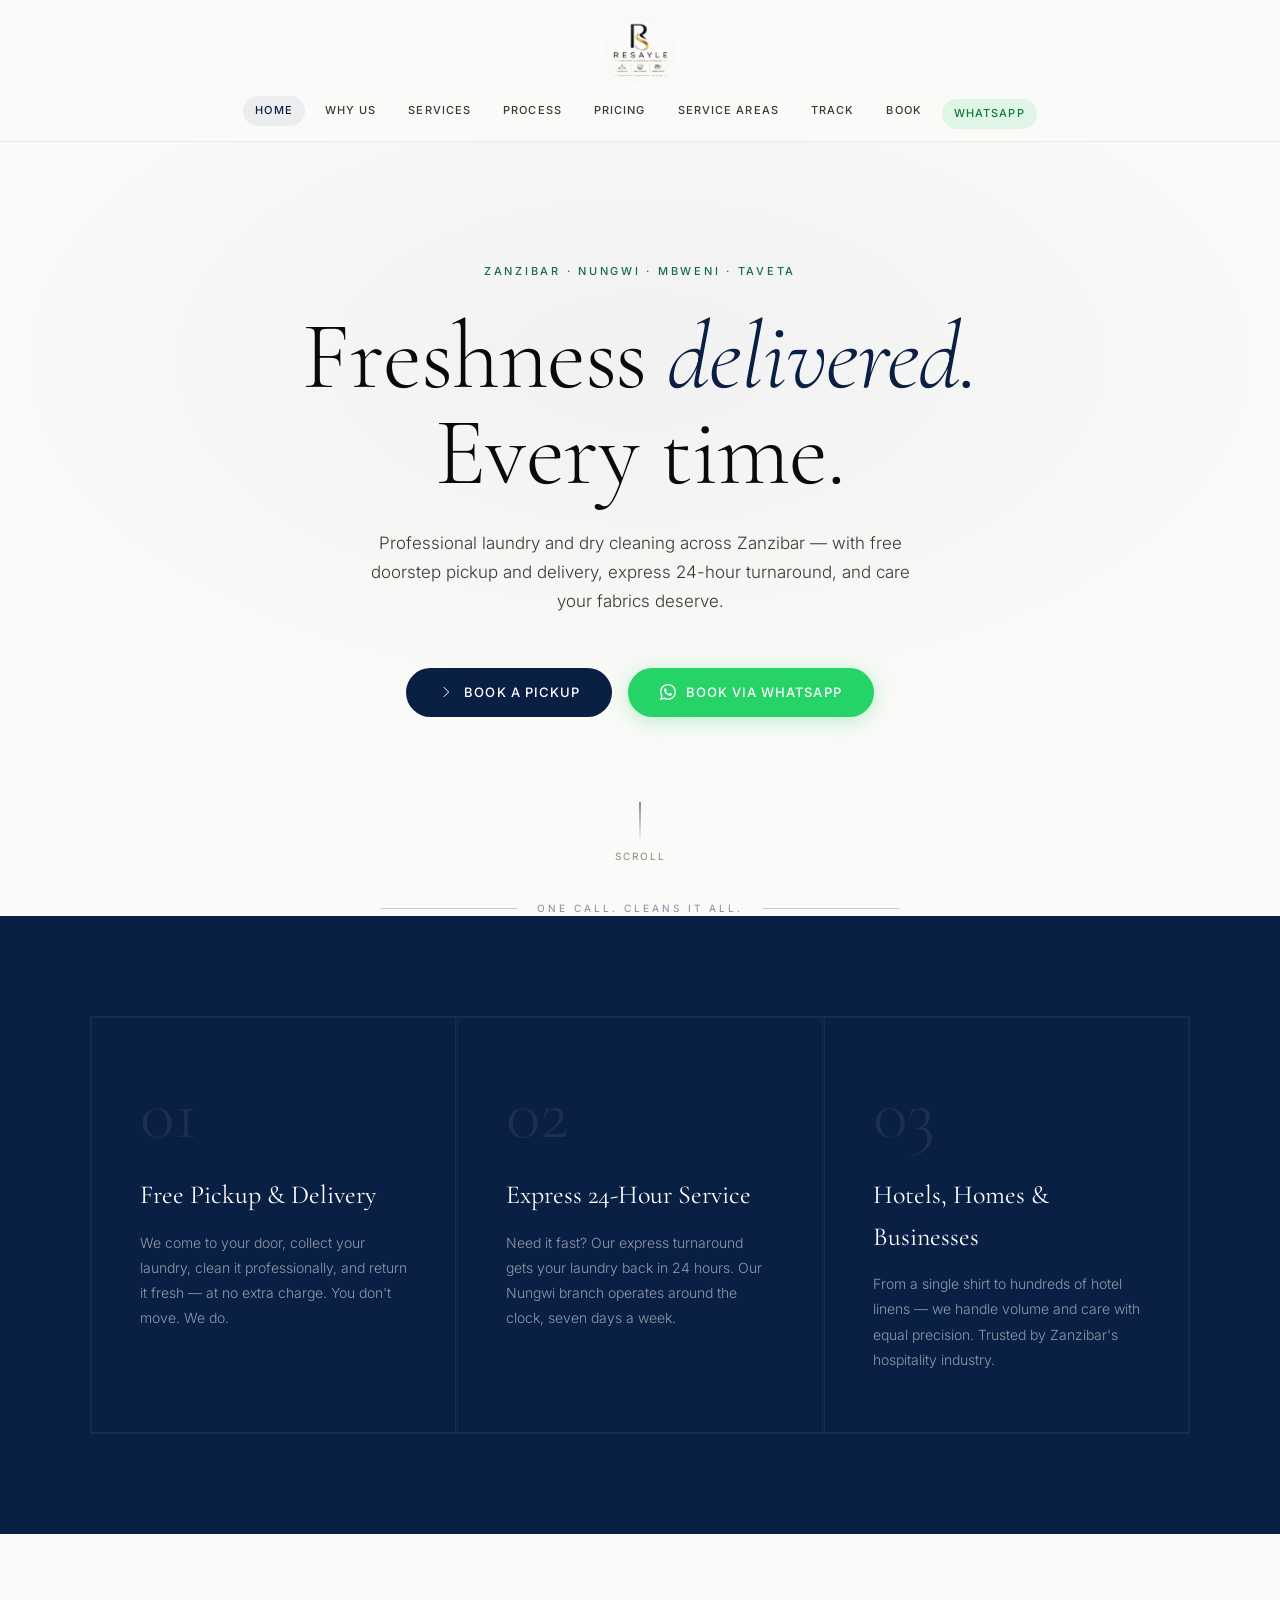
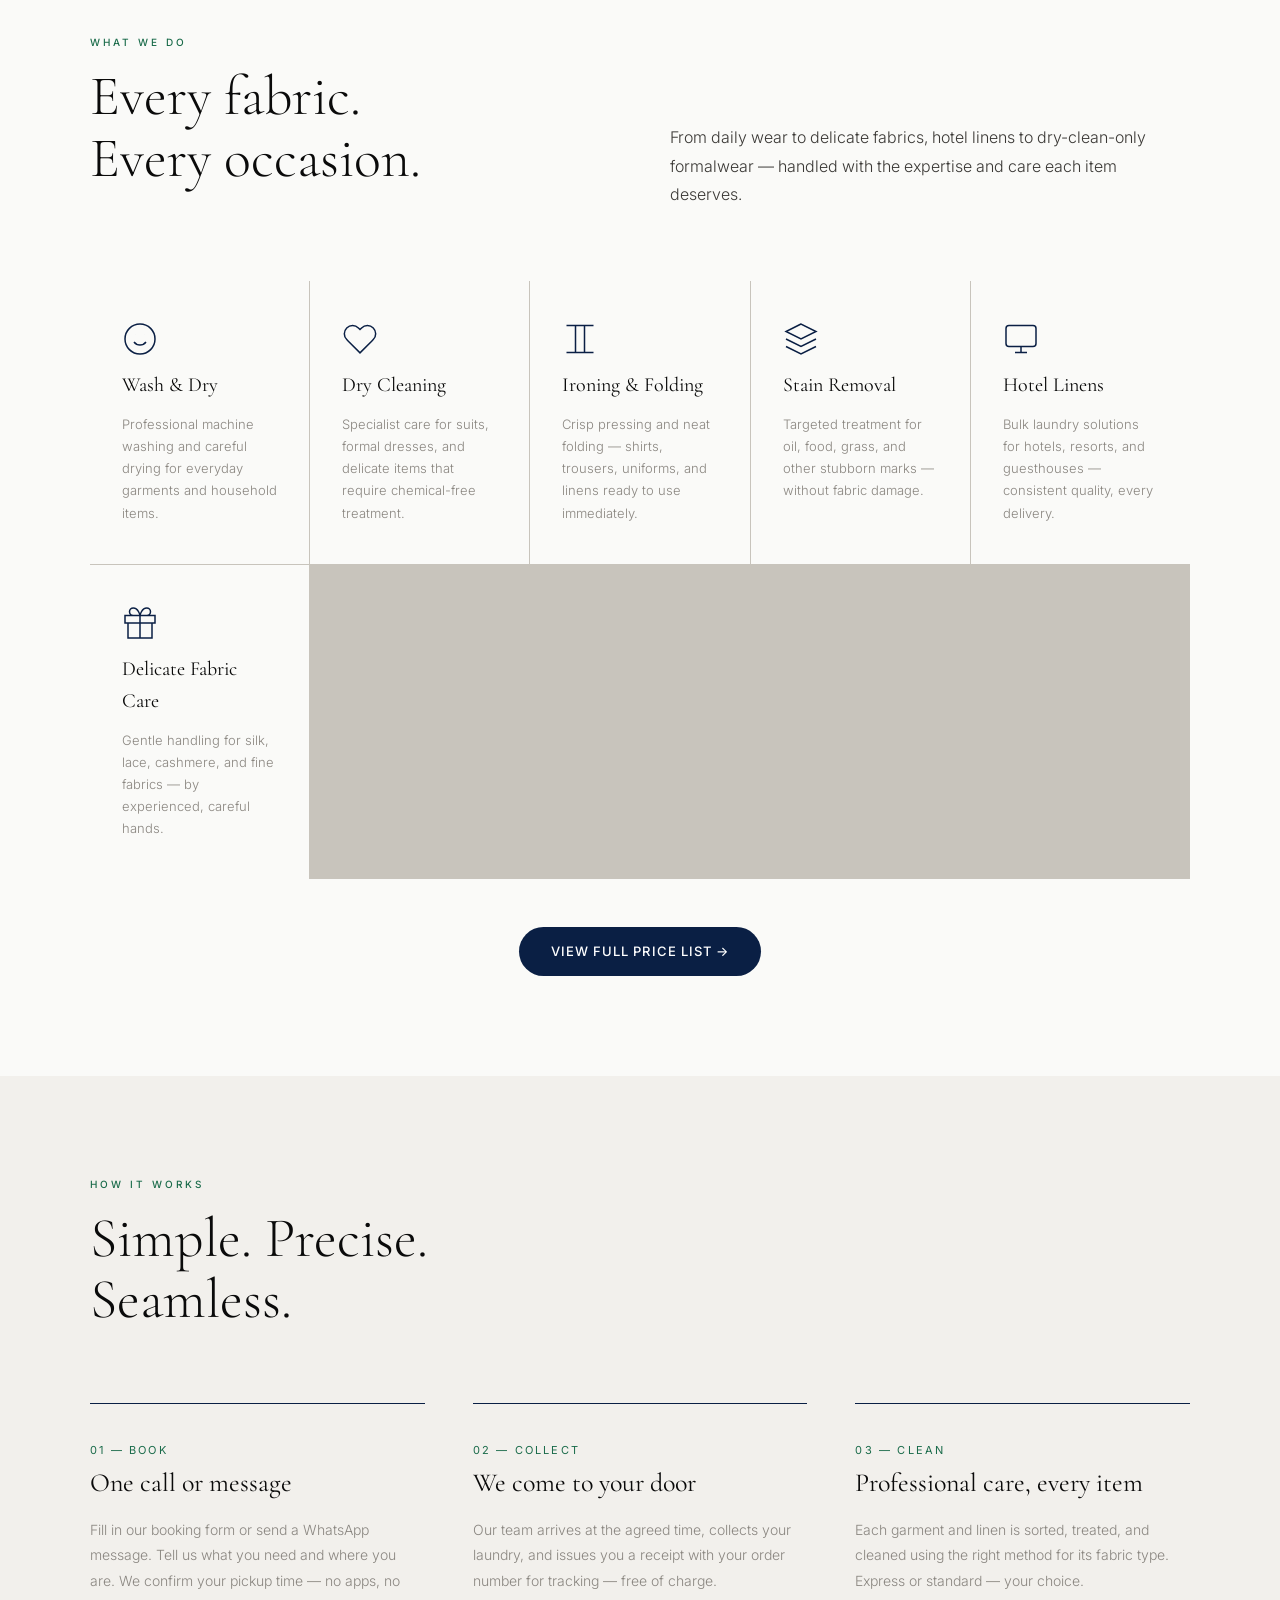
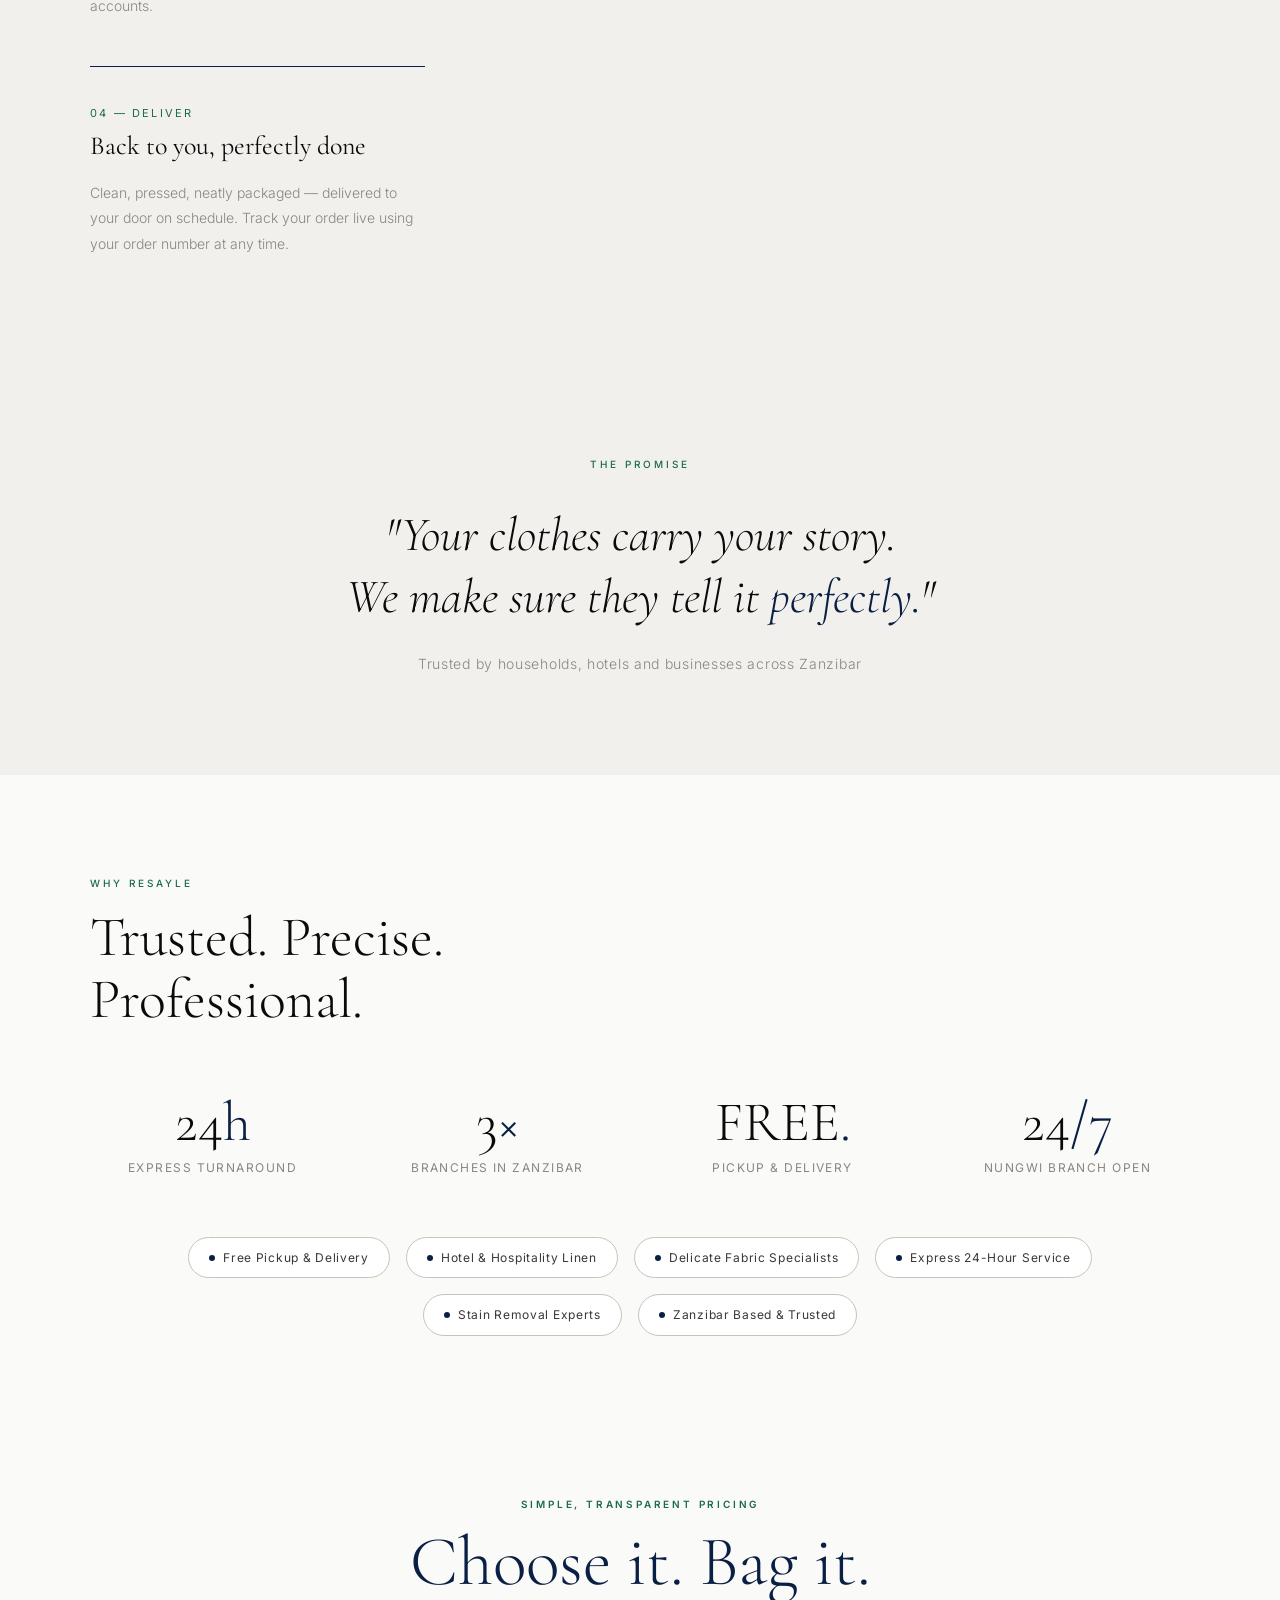
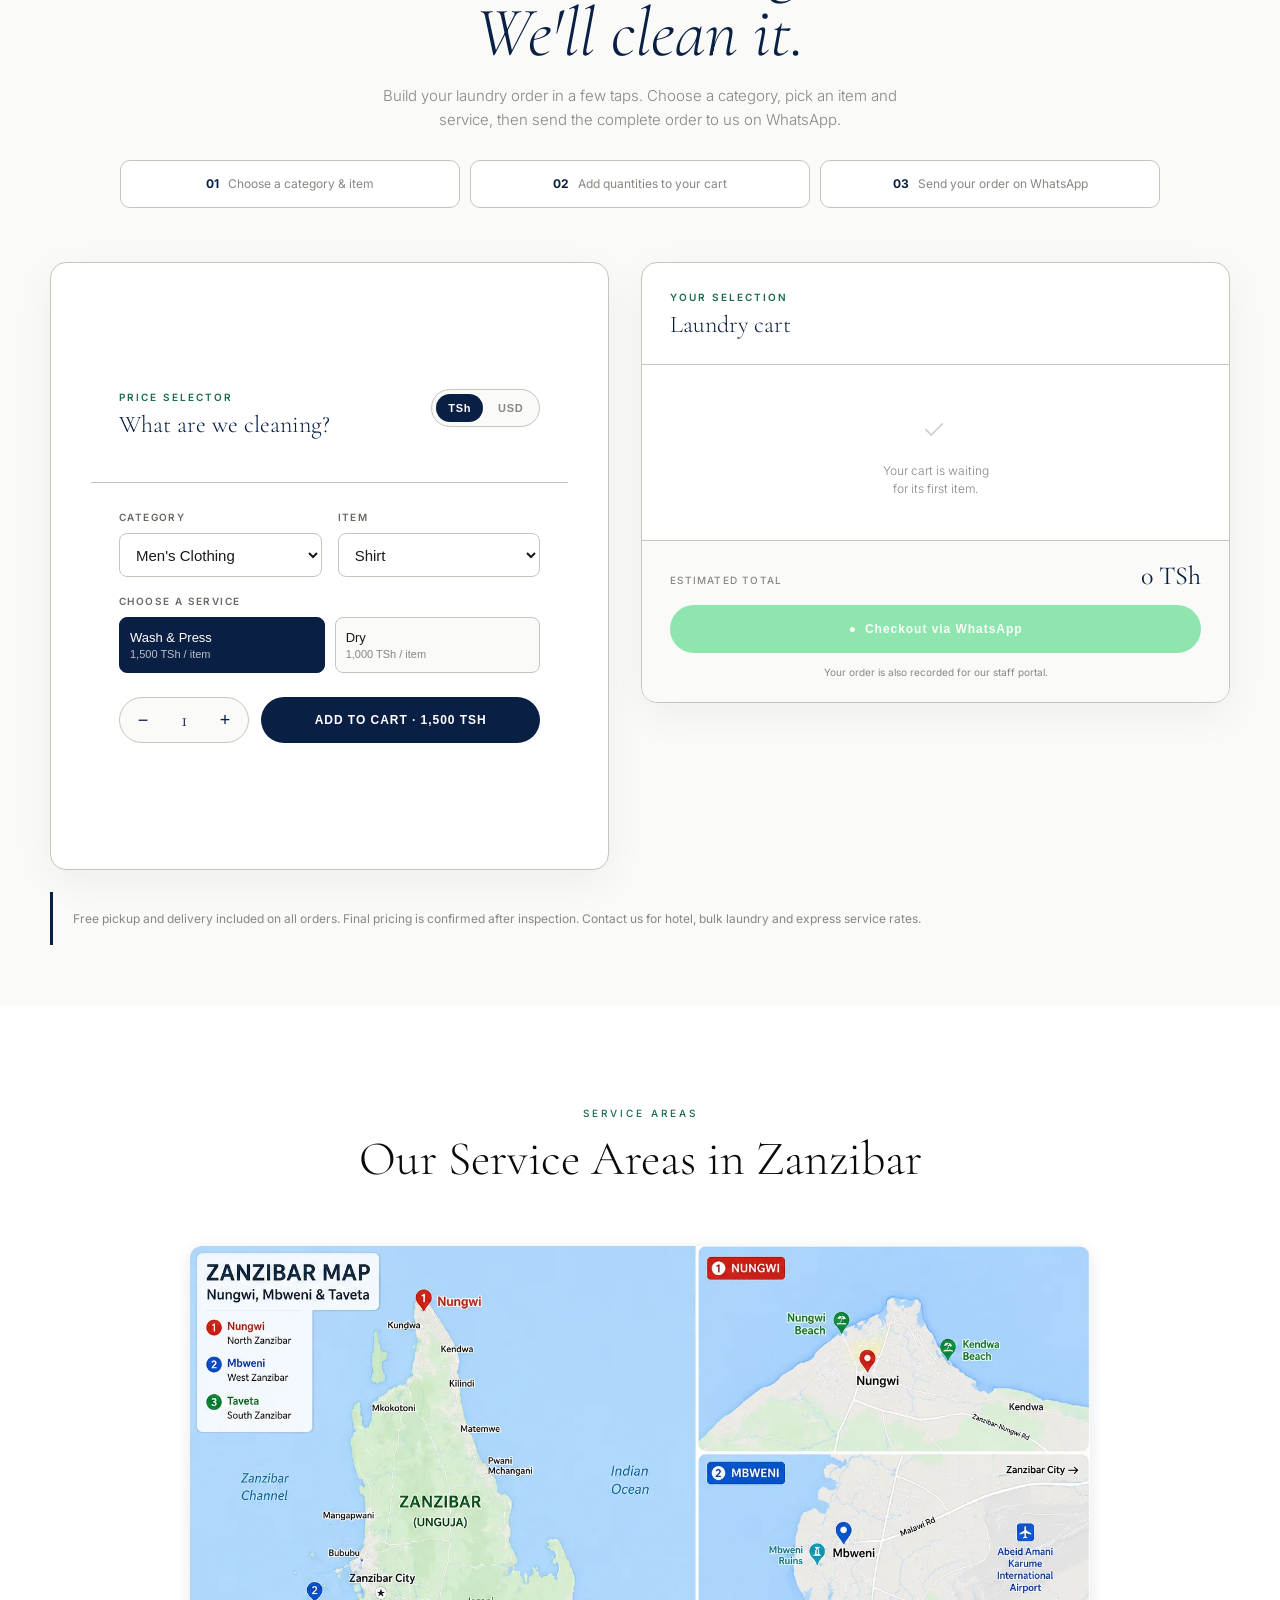
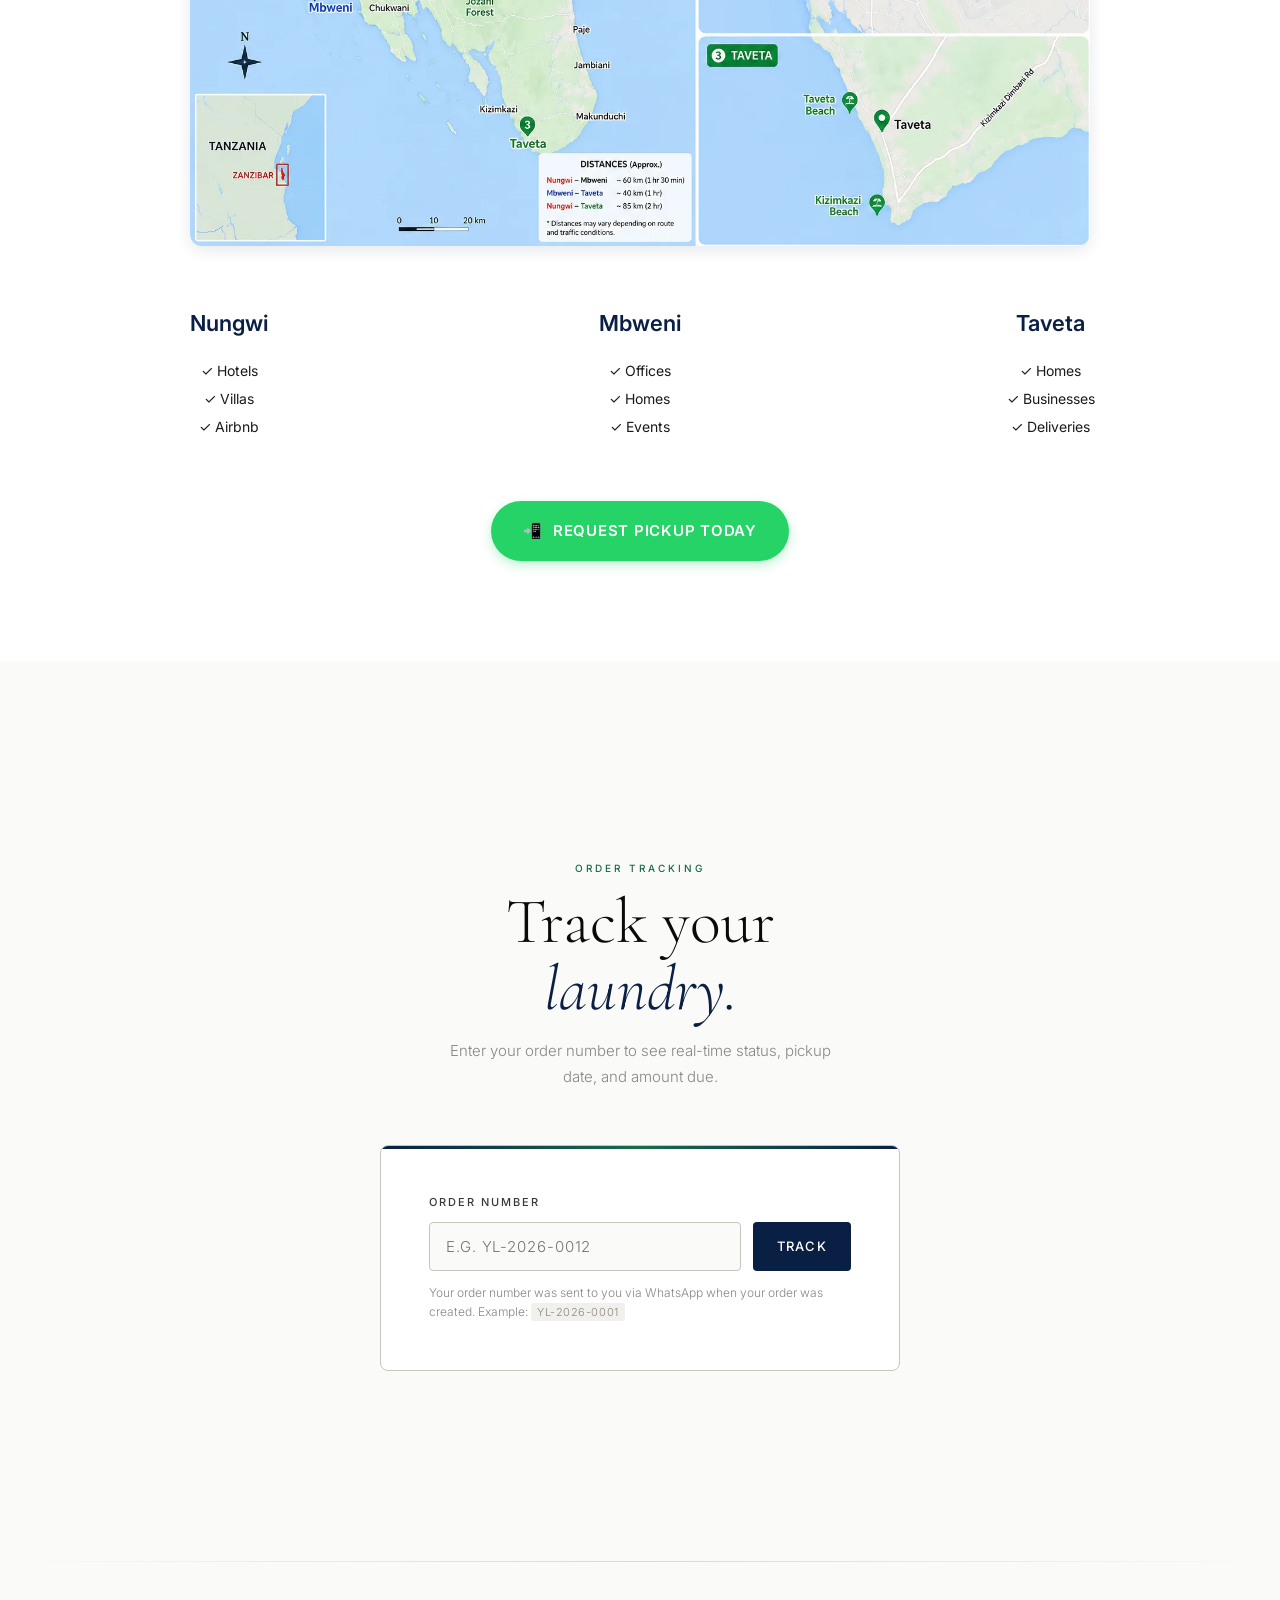
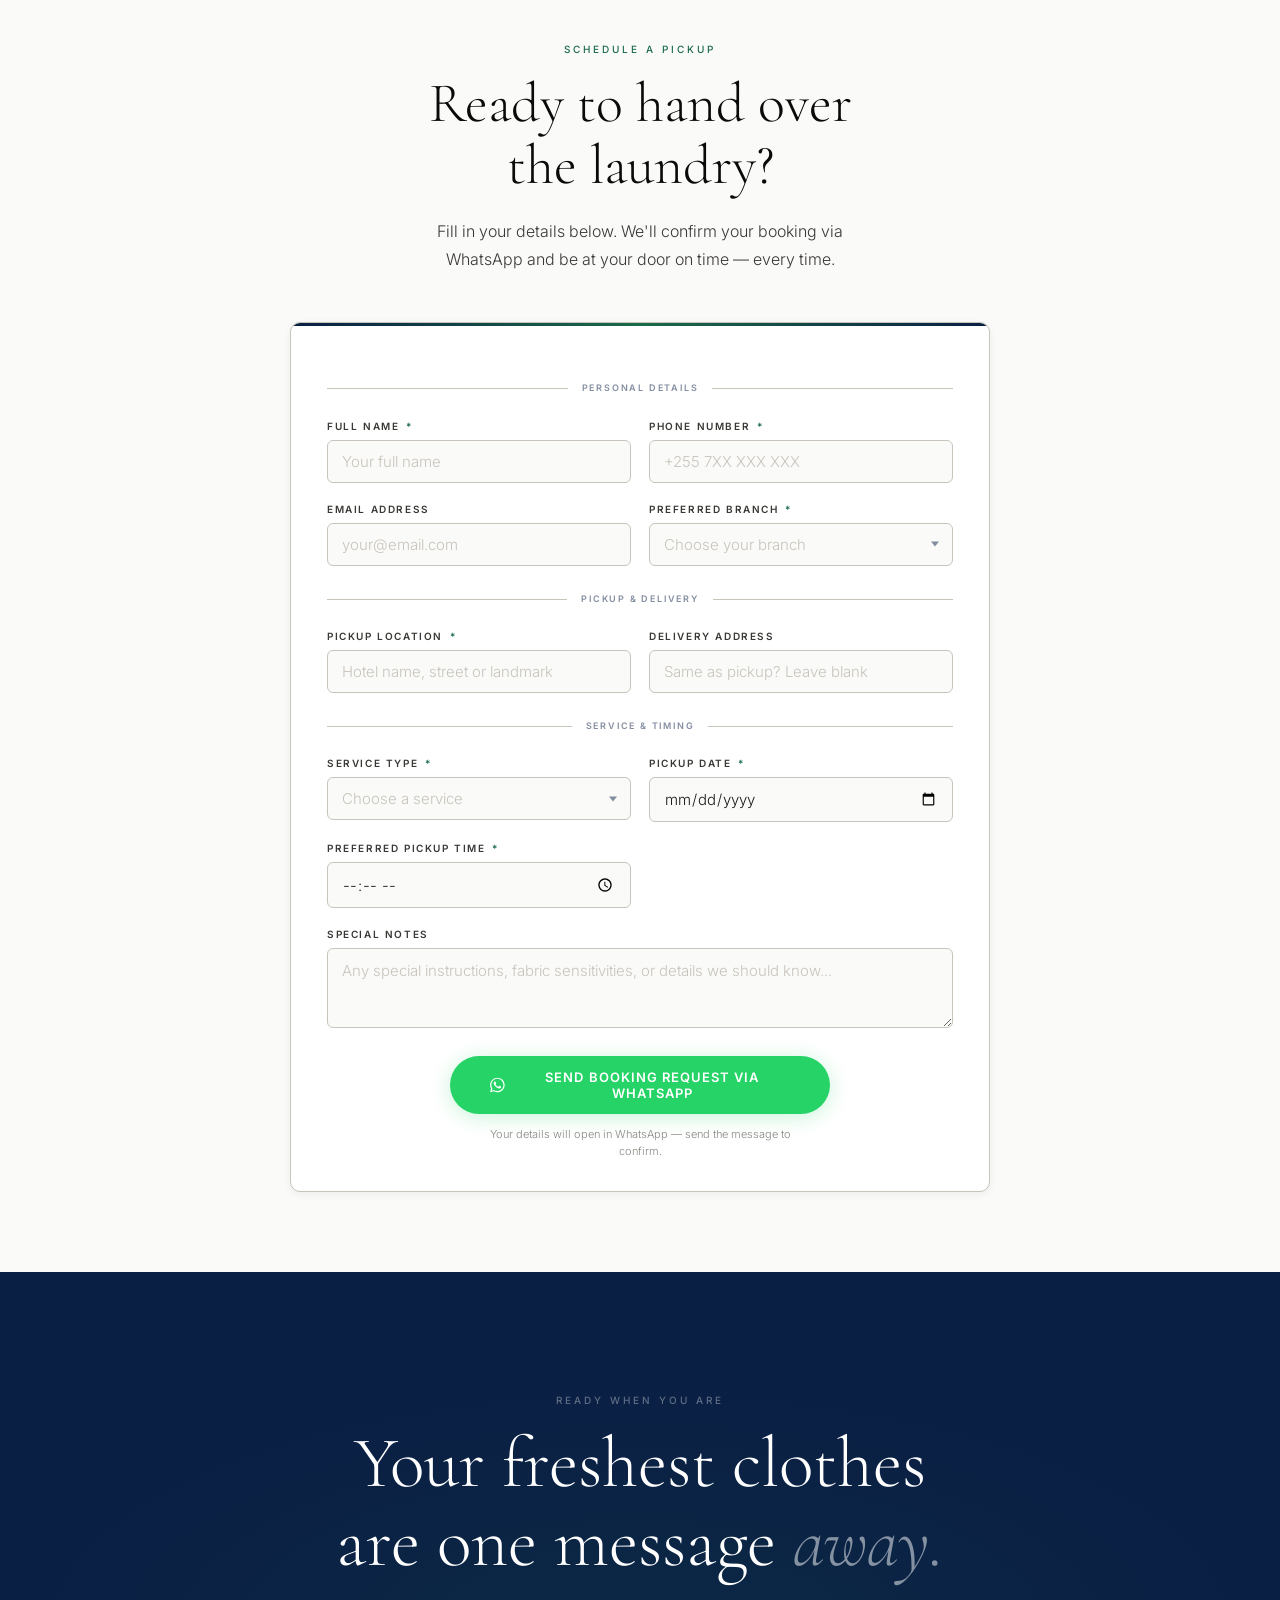
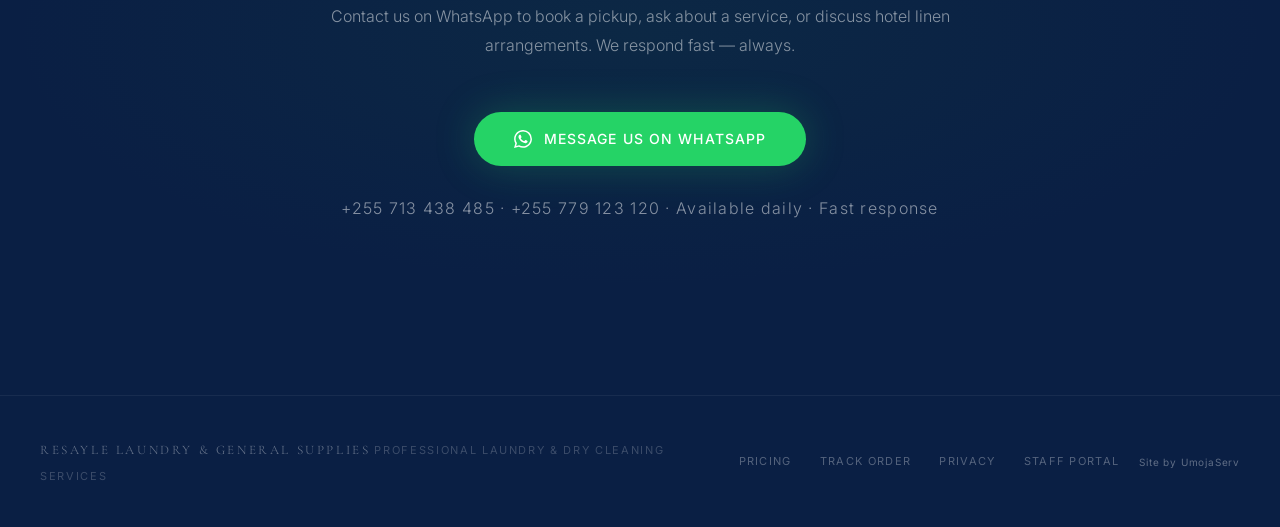
<file: index.html>
<!DOCTYPE html>
<html lang="en">
<head>
<meta charset="UTF-8">
<meta name="viewport" content="width=device-width, initial-scale=1.0">
<title>RESAYLE Laundry & General Supplies — Zanzibar Laundry Service</title>
<meta name="description" content="Professional laundry, dry cleaning & hotel linen service in Zanzibar. Free pickup & delivery, 24-hour express service. Trusted by homes, hotels & businesses.">
<meta name="keywords" content="laundry service Zanzibar, dry cleaning Zanzibar, hotel laundry service, pickup delivery laundry, Nungwi Mbweni Taveta">
<meta name="author" content="RESAYLE Laundry & General Supplies">
<meta name="theme-color" content="#0A1F44">
<link rel="icon" href="data:image/svg+xml,<svg xmlns='http://www.w3.org/2000/svg' viewBox='0 0 100 100'><text y='75' font-size='75' fill='%230A1F44'>✨</text></svg>">
<meta property="og:title" content="RESAYLE Laundry — Premium Laundry Service in Zanzibar">
<meta property="og:description" content="Free pickup & delivery, 24-hour express service, professional care for all fabrics. Trusted laundry solution for Zanzibar.">
<meta property="og:type" content="business.business">
<meta property="og:url" content="https://resaylez.com">
<meta property="og:image" content="https://resaylez.com/assets/logo/logo.webp">
<meta name="twitter:card" content="summary_large_image">
<meta name="twitter:title" content="RESAYLE Laundry — Zanzibar Laundry Service">
<meta name="twitter:description" content="Professional laundry with free pickup & delivery, 24-hour express service.">
<link rel="canonical" href="https://resaylez.com">
<link rel="preconnect" href="https://fonts.googleapis.com">
<link rel="preconnect" href="https://fonts.gstatic.com" crossorigin>
<link rel="dns-prefetch" href="//wa.me">
<link rel="preload" href="https://fonts.googleapis.com/css2?family=Inter:wght@300;400;500&display=swap" as="style" onload="this.onload=null;this.rel='stylesheet'">
<noscript><link rel="stylesheet" href="https://fonts.googleapis.com/css2?family=Inter:wght@300;400;500&display=swap"></noscript>
<link rel="preload" href="https://fonts.googleapis.com/css2?family=Cormorant+Garamond:ital,wght@0,300;0,400;0,500;1,300;1,400&display=swap" as="style" onload="this.onload=null;this.rel='stylesheet'">
<noscript><link rel="stylesheet" href="https://fonts.googleapis.com/css2?family=Cormorant+Garamond:ital,wght@0,300;0,400;0,500;1,300;1,400&display=swap"></noscript>
<link rel="stylesheet" href="assets/css/main.css">
<!-- ANALYTICS: Not configured yet. To enable GA4, add a gtag script here once you have a Measurement ID. -->

<script type="application/ld+json">
{
  "@context": "https://schema.org",
  "@type": ["LocalBusiness", "DryCleaningOrLaundry"],
  "name": "RESAYLE Laundry & General Supplies",
  "description": "Professional laundry and dry cleaning services with free pickup and delivery across Zanzibar.",
  "url": "https://resaylez.com",
  "telephone": "+255713438485",
  "address": {
    "@type": "PostalAddress",
    "addressLocality": "Zanzibar",
    "addressCountry": "TZ"
  },
  "areaServed": [
    {
      "@type": "City",
      "name": "Zanzibar"
    },
    {
      "@type": "City",
      "name": "Nungwi"
    },
    {
      "@type": "City",
      "name": "Stone Town"
    }
  ]
}
</script>

<!-- NAVIGATION -->
<nav id="main-nav" aria-label="Main navigation">
  <div class="logo-mark">
    <img src="assets/logo/logo.webp" alt="RESAYLE" class="logo-img" width="1254" height="1254" decoding="async" />
  </div>
  <div class="nav-row">
    <ul class="nav-links">
      <li><a href="#home" data-nav-link>Home</a></li>
      <li><a href="#benefits" data-nav-link>Why Us</a></li>
      <li><a href="#services" data-nav-link>Services</a></li>
      <li><a href="#how-it-works" data-nav-link>Process</a></li>
      <li><a href="#pricing" data-nav-link>Pricing</a></li>
      <li><a href="#service-areas" data-nav-link>Service Areas</a></li>
      <li><a href="#track" data-nav-link>Track</a></li>
      <li><a href="#booking" data-nav-link>Book</a></li>
      <li><a href="https://wa.me/255713438485" class="nav-whatsapp" target="_blank" rel="noopener">
        <svg viewBox="0 0 24 24" fill="currentColor"><path d="M17.472 14.382c-.297-.149-1.758-.867-2.03-.967-.273-.099-.471-.148-.67.15-.197.297-.767.966-.94 1.164-.173.199-.347.223-.644.075-.297-.15-1.255-.463-2.39-1.475-.883-.788-1.48-1.761-1.653-2.059-.173-.297-.018-.458.13-.606.134-.133.298-.347.446-.52.149-.174.198-.298.298-.497.099-.198.05-.371-.025-.52-.075-.149-.669-1.612-.916-2.207-.242-.579-.487-.5-.669-.51a12.8 12.8 0 00-.57-.01c-.198 0-.52.074-.792.372-.272.297-1.04 1.016-1.04 2.479 0 1.462 1.065 2.875 1.213 3.074.149.198 2.096 3.2 5.077 4.487.709.306 1.262.489 1.694.625.712.227 1.36.195 1.871.118.571-.085 1.758-.719 2.006-1.413.248-.694.248-1.289.173-1.413-.074-.124-.272-.198-.57-.347m-5.421 7.403h-.004a9.87 9.87 0 01-5.031-1.378l-.361-.214-3.741.982.998-3.648-.235-.374a9.86 9.86 0 01-1.51-5.26c.001-5.45 4.436-9.884 9.888-9.884 2.64 0 5.122 1.03 6.988 2.898a9.825 9.825 0 012.893 6.994c-.003 5.45-4.437 9.884-9.885 9.884m8.413-18.297A11.815 11.815 0 0012.05 0C5.495 0 .16 5.335.157 11.892c0 2.096.547 4.142 1.588 5.945L.057 24l6.305-1.654a11.882 11.882 0 005.683 1.448h.005c6.554 0 11.89-5.335 11.893-11.893a11.821 11.821 0 00-3.48-8.413z"/></svg>
        WhatsApp
      </a></li>
    </ul>
  </div>
  <button class="hamburger" id="hamburger" aria-label="Open navigation menu" aria-expanded="false">
    <span></span>
    <span></span>
    <span></span>
  </button>
</nav>

<nav class="mobile-nav" id="mobile-nav" aria-label="Mobile navigation" aria-hidden="true">
  <a href="#home">Home</a>
  <a href="#benefits">Why Us</a>
  <a href="#services">Services</a>
  <a href="#how-it-works">Process</a>
  <a href="#pricing">Pricing</a>
  <a href="#service-areas">Service Areas</a>
  <a href="#track">Track</a>
  <a href="#booking">Book</a>
  <a href="https://wa.me/255713438485" target="_blank" rel="noopener">WhatsApp</a>
</nav>

<!-- HERO -->
<section class="hero" id="home">
  <span class="hero-eyebrow">Zanzibar · Nungwi · Mbweni · Taveta</span>
  <h1>Freshness <em>delivered.</em><br>Every time.</h1>
  <p class="subhead">Professional laundry and dry cleaning across Zanzibar — with free doorstep pickup and delivery, express 24-hour turnaround, and care your fabrics deserve.</p>
  <div class="hero-actions">
    <a href="#booking" class="btn-primary">
      <svg viewBox="0 0 24 24" fill="none" stroke="currentColor" stroke-width="1.5"><path stroke-linecap="round" stroke-linejoin="round" d="M9 5l7 7-7 7"/></svg>
      Book a Pickup
    </a>
    <a href="https://wa.me/255713438485" class="btn-whatsapp" target="_blank" rel="noopener">
      <svg viewBox="0 0 24 24" fill="currentColor"><path d="M17.472 14.382c-.297-.149-1.758-.867-2.03-.967-.273-.099-.471-.148-.67.15-.197.297-.767.966-.94 1.164-.173.199-.347.223-.644.075-.297-.15-1.255-.463-2.39-1.475-.883-.788-1.48-1.761-1.653-2.059-.173-.297-.018-.458.13-.606.134-.133.298-.347.446-.52.149-.174.198-.298.298-.497.099-.198.05-.371-.025-.52-.075-.149-.669-1.612-.916-2.207-.242-.579-.487-.5-.669-.51a12.8 12.8 0 00-.57-.01c-.198 0-.52.074-.792.372-.272.297-1.04 1.016-1.04 2.479 0 1.462 1.065 2.875 1.213 3.074.149.198 2.096 3.2 5.077 4.487.709.306 1.262.489 1.694.625.712.227 1.36.195 1.871.118.571-.085 1.758-.719 2.006-1.413.248-.694.248-1.289.173-1.413-.074-.124-.272-.198-.57-.347m-5.421 7.403h-.004a9.87 9.87 0 01-5.031-1.378l-.361-.214-3.741.982.998-3.648-.235-.374a9.86 9.86 0 01-1.51-5.26c.001-5.45 4.436-9.884 9.888-9.884 2.64 0 5.122 1.03 6.988 2.898a9.825 9.825 0 012.893 6.994c-.003 5.45-4.437 9.884-9.885 9.884m8.413-18.297A11.815 11.815 0 0012.05 0C5.495 0 .16 5.335.157 11.892c0 2.096.547 4.142 1.588 5.945L.057 24l6.305-1.654a11.882 11.882 0 005.683 1.448h.005c6.554 0 11.89-5.335 11.893-11.893a11.821 11.821 0 00-3.48-8.413z"/></svg>
      Book via WhatsApp
    </a>
  </div>
  <div class="hero-scroll">
    <div class="scroll-line"></div>
    <span>Scroll</span>
  </div>
</section>

<!-- DIVIDER -->
<div style="padding: 0 40px;">
  <div class="gold-divider"><span>One Call. Cleans It All.</span></div>
</div>

<!-- BENEFITS -->
<section class="benefits" id="benefits">
  <div class="benefits-grid">
    <div class="benefit-card reveal">
      <div class="benefit-number">01</div>
      <h3>Free Pickup & Delivery</h3>
      <p>We come to your door, collect your laundry, clean it professionally, and return it fresh — at no extra charge. You don't move. We do.</p>
    </div>
    <div class="benefit-card reveal">
      <div class="benefit-number">02</div>
      <h3>Express 24-Hour Service</h3>
      <p>Need it fast? Our express turnaround gets your laundry back in 24 hours. Our Nungwi branch operates around the clock, seven days a week.</p>
    </div>
    <div class="benefit-card reveal">
      <div class="benefit-number">03</div>
      <h3>Hotels, Homes & Businesses</h3>
      <p>From a single shirt to hundreds of hotel linens — we handle volume and care with equal precision. Trusted by Zanzibar's hospitality industry.</p>
    </div>
  </div>
</section>

<!-- SERVICES -->
<section id="services" style="background: var(--off-white);">
  <div class="services-wrap">
    <div class="services-header reveal">
      <div>
        <span class="section-label">What We Do</span>
        <h2 class="section-title">Every fabric.<br>Every occasion.</h2>
      </div>
      <p class="section-body">From daily wear to delicate fabrics, hotel linens to dry-clean-only formalwear — handled with the expertise and care each item deserves.</p>
    </div>
    <div class="services-grid reveal">
      <div class="service-item">
        <svg class="service-icon" viewBox="0 0 24 24" fill="none" stroke="currentColor" stroke-width="1"><circle cx="12" cy="12" r="10"/><path d="M8 14s1.5 2 4 2 4-2 4-2M9 9h.01M15 9h.01"/></svg>
        <h4>Wash & Dry</h4>
        <p>Professional machine washing and careful drying for everyday garments and household items.</p>
      </div>
      <div class="service-item">
        <svg class="service-icon" viewBox="0 0 24 24" fill="none" stroke="currentColor" stroke-width="1"><path d="M20.84 4.61a5.5 5.5 0 00-7.78 0L12 5.67l-1.06-1.06a5.5 5.5 0 00-7.78 7.78l1.06 1.06L12 21.23l7.78-7.78 1.06-1.06a5.5 5.5 0 000-7.78z"/></svg>
        <h4>Dry Cleaning</h4>
        <p>Specialist care for suits, formal dresses, and delicate items that require chemical-free treatment.</p>
      </div>
      <div class="service-item">
        <svg class="service-icon" viewBox="0 0 24 24" fill="none" stroke="currentColor" stroke-width="1"><path d="M3 3h18M3 21h18M9 3v18M15 3v18"/></svg>
        <h4>Ironing & Folding</h4>
        <p>Crisp pressing and neat folding — shirts, trousers, uniforms, and linens ready to use immediately.</p>
      </div>
      <div class="service-item">
        <svg class="service-icon" viewBox="0 0 24 24" fill="none" stroke="currentColor" stroke-width="1"><path d="M12 2L2 7l10 5 10-5-10-5zM2 17l10 5 10-5M2 12l10 5 10-5"/></svg>
        <h4>Stain Removal</h4>
        <p>Targeted treatment for oil, food, grass, and other stubborn marks — without fabric damage.</p>
      </div>
      <div class="service-item">
        <svg class="service-icon" viewBox="0 0 24 24" fill="none" stroke="currentColor" stroke-width="1"><rect x="2" y="3" width="20" height="14" rx="2"/><path d="M8 21h8M12 17v4"/></svg>
        <h4>Hotel Linens</h4>
        <p>Bulk laundry solutions for hotels, resorts, and guesthouses — consistent quality, every delivery.</p>
      </div>
      <div class="service-item">
        <svg class="service-icon" viewBox="0 0 24 24" fill="none" stroke="currentColor" stroke-width="1"><path d="M20 12V22H4V12M22 7H2v5h20V7zM12 22V7M12 7H7.5a2.5 2.5 0 010-5C11 2 12 7 12 7zM12 7h4.5a2.5 2.5 0 000-5C13 2 12 7 12 7z"/></svg>
        <h4>Delicate Fabric Care</h4>
        <p>Gentle handling for silk, lace, cashmere, and fine fabrics — by experienced, careful hands.</p>
      </div>
    </div>
    <div style="margin-top: 48px; text-align: center;">
      <a href="#pricing" class="btn-primary" style="display: inline-flex;">View Full Price List →</a>
    </div>
  </div>
</section>

<!-- HOW IT WORKS -->
<section id="how-it-works" style="background: var(--gray-100);">
  <div class="features-wrap">
    <div class="reveal">
      <span class="section-label">How It Works</span>
      <h2 class="section-title">Simple. Precise.<br>Seamless.</h2>
    </div>
    <div class="features-grid">
      <div class="feature reveal">
        <span class="feat-num">01 — BOOK</span>
        <h3>One call or message</h3>
        <p>Fill in our booking form or send a WhatsApp message. Tell us what you need and where you are. We confirm your pickup time — no apps, no accounts.</p>
      </div>
      <div class="feature reveal">
        <span class="feat-num">02 — COLLECT</span>
        <h3>We come to your door</h3>
        <p>Our team arrives at the agreed time, collects your laundry, and issues you a receipt with your order number for tracking — free of charge.</p>
      </div>
      <div class="feature reveal">
        <span class="feat-num">03 — CLEAN</span>
        <h3>Professional care, every item</h3>
        <p>Each garment and linen is sorted, treated, and cleaned using the right method for its fabric type. Express or standard — your choice.</p>
      </div>
      <div class="feature reveal">
        <span class="feat-num">04 — DELIVER</span>
        <h3>Back to you, perfectly done</h3>
        <p>Clean, pressed, neatly packaged — delivered to your door on schedule. Track your order live using your order number at any time.</p>
      </div>
    </div>
  </div>
</section>

<!-- EMOTIONAL -->
<section class="emotional">
  <div class="emotional-inner reveal">
    <span class="section-label">The Promise</span>
    <blockquote>
      "Your clothes carry your story.<br>
      We make sure they tell it <span>perfectly.</span>"
    </blockquote>
    <p class="em-sub">Trusted by households, hotels and businesses across Zanzibar</p>
  </div>
</section>

<!-- PROOF -->
<section id="proof" style="background: var(--off-white);">
  <div class="proof-wrap">
    <div class="reveal">
      <span class="section-label">Why RESAYLE</span>
      <h2 class="section-title">Trusted. Precise.<br>Professional.</h2>
    </div>
    <div class="proof-grid">
      <div class="proof-stat reveal">
        <div class="stat-num">24<span>h</span></div>
        <p>Express turnaround</p>
      </div>
      <div class="proof-stat reveal">
        <div class="stat-num">3<span>×</span></div>
        <p>Branches in Zanzibar</p>
      </div>
      <div class="proof-stat reveal">
        <div class="stat-num">FREE<span>.</span></div>
        <p>Pickup & delivery</p>
      </div>
      <div class="proof-stat reveal">
        <div class="stat-num">24<span>/7</span></div>
        <p>Nungwi branch open</p>
      </div>
    </div>
    <div class="proof-badges reveal">
      <div class="badge">Free Pickup & Delivery</div>
      <div class="badge">Hotel & Hospitality Linen</div>
      <div class="badge">Delicate Fabric Specialists</div>
      <div class="badge">Express 24-Hour Service</div>
      <div class="badge">Stain Removal Experts</div>
      <div class="badge">Zanzibar Based & Trusted</div>
    </div>
  </div>
</section>

<!-- BRANCHES -->
<!-- PRICING SECTION -->
<section id="pricing" style="background: var(--off-white); padding: 60px 32px;">
  <div style="max-width: 1180px; margin: 0 auto;">
    <div style="text-align: center; margin-bottom: 54px;">
      <span style="display: block; margin-bottom: 14px; color: var(--green); font-size: 10px; font-weight: 600; letter-spacing: .28em; text-transform: uppercase;">Simple, transparent pricing</span>
      <h2 style="font-family: 'Cormorant Garamond', serif; font-weight: 300; font-size: clamp(42px, 6vw, 70px); line-height: 1.02; margin-bottom: 16px; color: var(--navy);">Choose it. Bag it.<br><em style="color: var(--navy); font-weight: 300;">We'll clean it.</em></h2>
      <p style="max-width: 570px; margin: auto; color: var(--gray-500); font-size: 15px; font-weight: 300;">Build your laundry order in a few taps. Choose a category, pick an item and service, then send the complete order to us on WhatsApp.</p>
      <div class="pricing-steps" style="max-width: 1040px; margin: 28px auto 0; display: grid; grid-template-columns: repeat(3, 1fr); gap: 10px;">
        <div style="padding: 13px 16px; background: #fff; border: 1px solid var(--gray-300); border-radius: 10px; font-size: 12px; color: var(--gray-500);"><b style="color: var(--navy); margin-right: 6px;">01</b> Choose a category & item</div>
        <div style="padding: 13px 16px; background: #fff; border: 1px solid var(--gray-300); border-radius: 10px; font-size: 12px; color: var(--gray-500);"><b style="color: var(--navy); margin-right: 6px;">02</b> Add quantities to your cart</div>
        <div style="padding: 13px 16px; background: #fff; border: 1px solid var(--gray-300); border-radius: 10px; font-size: 12px; color: var(--gray-500);"><b style="color: var(--navy); margin-right: 6px;">03</b> Send your order on WhatsApp</div>
      </div>
    </div>

    <div class="pricing-layout" style="display: grid; grid-template-columns: minmax(0, 0.95fr) minmax(330px, 1fr); gap: 32px; align-items: start;">
      <section style="background: #fff; border: 1px solid var(--gray-300); border-radius: 16px; box-shadow: 0 12px 40px rgba(10, 31, 68, .05); overflow: hidden;" aria-labelledby="picker-title">
        <div style="padding: 26px 28px; border-bottom: 1px solid var(--gray-300);">
          <div style="display: flex; align-items: flex-start; justify-content: space-between; gap: 14px; margin-bottom: 18px;">
            <div style="flex: 1;">
              <div style="font-size: 10px; font-weight: 600; letter-spacing: .2em; text-transform: uppercase; color: var(--green); margin-bottom: 6px;">Price selector</div>
              <h3 id="picker-title" style="font-family: 'Cormorant Garamond', serif; font-size: 24px; line-height: 1.15; color: var(--navy); font-weight: 300;">What are we cleaning?</h3>
            </div>
            <div class="currency-switch" role="group" aria-label="Display currency" style="flex-shrink: 0;"><button class="currency-btn active" id="tzs-btn" type="button" data-currency="TZS" aria-pressed="true">TSh</button><button class="currency-btn" id="usd-btn" type="button" data-currency="USD" aria-pressed="false">USD</button></div>
          </div>
        </div>
        <div style="padding: 26px 28px;">
          <div class="pricing-fields" style="display: grid; grid-template-columns: 1fr 1fr; gap: 16px;">
            <div style="display: flex; flex-direction: column; gap: 8px;">
              <label style="font-size: 10px; font-weight: 600; letter-spacing: .14em; text-transform: uppercase; color: #45413c; opacity: 0.8;">Category</label>
              <select id="category" style="width: 100%; min-height: 44px; border: 1px solid var(--gray-300); border-radius: 8px; background: #fff; color: var(--text); padding: 11px 12px; outline: 0; transition: all .2s; cursor: pointer; appearance: auto; -webkit-appearance: menulist; font-size: 15px; font-weight: 300;"></select>
            </div>
            <div style="display: flex; flex-direction: column; gap: 8px;">
              <label style="font-size: 10px; font-weight: 600; letter-spacing: .14em; text-transform: uppercase; color: #45413c; opacity: 0.8;">Item</label>
              <select id="item" style="width: 100%; min-height: 44px; border: 1px solid var(--gray-300); border-radius: 8px; background: #fff; color: var(--text); padding: 11px 12px; outline: 0; transition: all .2s; cursor: pointer; appearance: auto; -webkit-appearance: menulist; font-size: 15px; font-weight: 300;"></select>
            </div>
            <div style="grid-column: 1/-1; display: flex; flex-direction: column; gap: 8px;">
              <label id="service-label" style="font-size: 10px; font-weight: 600; letter-spacing: .14em; text-transform: uppercase; color: #45413c; opacity: 0.8;">Choose a service</label>
              <div class="service-options" role="group" aria-labelledby="service-label" style="display: grid; grid-template-columns: 1fr 1fr; gap: 10px;">
                <button class="service-btn active" id="wash-btn" type="button" data-service="washPress" aria-pressed="true" style="min-height: 56px; border: 1px solid var(--gray-300); border-radius: 8px; background: var(--off-white); color: var(--gray-500); padding: 10px; text-align: left; transition: all .2s; cursor: pointer; display: flex; flex-direction: column; justify-content: center;"><strong style="display: block; color: var(--text); font-size: 13px; font-weight: 500; margin-bottom: 3px;">Wash & Press</strong><span style="font-size: 11px; font-weight: 300;" id="wash-price">—</span></button>
                <button class="service-btn" id="dry-btn" type="button" data-service="dryOnly" aria-pressed="false" style="min-height: 56px; border: 1px solid var(--gray-300); border-radius: 8px; background: var(--off-white); color: var(--gray-500); padding: 10px; text-align: left; transition: all .2s; cursor: pointer; display: flex; flex-direction: column; justify-content: center;"><strong style="display: block; color: var(--text); font-size: 13px; font-weight: 500; margin-bottom: 3px;">Dry</strong><span style="font-size: 11px; font-weight: 300;" id="dry-price">—</span></button>
              </div>
            </div>
          </div>
          <div class="qty-add" style="display: grid; grid-template-columns: 130px 1fr; gap: 12px; margin-top: 24px;">
            <div style="height: 46px; border: 1px solid var(--gray-300); border-radius: 999px; display: grid; grid-template-columns: 46px 1fr 46px; align-items: center; text-align: center; background: var(--off-white);">
              <button type="button" id="minus" style="height: 100%; border: 0; background: none; color: var(--navy); font-size: 18px; cursor: pointer; transition: all .2s; display: flex; align-items: center; justify-content: center;">−</button>
              <span id="quantity" style="font-family: 'Cormorant Garamond', serif; font-size: 20px; color: var(--navy); font-weight: 400;">1</span>
              <button type="button" id="plus" style="height: 100%; border: 0; background: none; color: var(--navy); font-size: 18px; cursor: pointer; transition: all .2s; display: flex; align-items: center; justify-content: center;">+</button>
            </div>
            <button class="add-btn" type="button" id="add-btn" style="border: 0; border-radius: 999px; background: var(--navy); color: #fff; font-size: 12px; font-weight: 600; letter-spacing: .08em; text-transform: uppercase; transition: all .25s; cursor: pointer; padding: 0 20px;">Add to cart · <span id="add-price">—</span></button>
          </div>
        </div>
      </section>

      <aside style="background: #fff; border: 1px solid var(--gray-300); border-radius: 16px; box-shadow: 0 12px 40px rgba(10, 31, 68, .05); overflow: hidden; position: sticky; top: 140px; display: flex; flex-direction: column; height: fit-content;" id="cart-panel" aria-labelledby="cart-title">
        <div style="padding: 26px 28px; border-bottom: 1px solid var(--gray-300);">
          <div style="font-size: 10px; font-weight: 600; letter-spacing: .2em; text-transform: uppercase; color: var(--green); margin-bottom: 6px;">Your selection</div>
          <h3 id="cart-title" style="font-family: 'Cormorant Garamond', serif; font-size: 24px; line-height: 1.15; color: var(--navy); font-weight: 300;">Laundry cart</h3>
        </div>
        <div class="cart-list" id="cart-list" style="padding: 0; max-height: 320px; overflow-y: auto; flex: 1;"></div>
        <div style="padding: 22px 28px; border-top: 1px solid var(--gray-300); background: var(--off-white);">
          <div style="display: flex; align-items: baseline; justify-content: space-between; margin-bottom: 16px; gap: 10px;">
            <span style="font-size: 10px; letter-spacing: .12em; text-transform: uppercase; color: var(--gray-500); font-weight: 500;">Estimated total</span>
            <div style="font-family: 'Cormorant Garamond', serif; font-size: 26px; color: var(--navy); line-height: 1;" id="total">0 <small style="font: 400 9px Inter, sans-serif; color: var(--gray-500); letter-spacing: .05em;">TZS</small></div>
          </div>
          <button class="checkout-btn" id="checkout-btn" type="button" disabled style="width: 100%; min-height: 48px; border: 0; border-radius: 999px; background: var(--wa); color: #fff; font-size: 12px; font-weight: 600; letter-spacing: .08em; display: flex; justify-content: center; align-items: center; gap: 8px; cursor: pointer; transition: all 0.2s; opacity: 0.5;"><span aria-hidden="true">●</span> Checkout via WhatsApp</button>
          <p style="text-align: center; color: var(--gray-500); font-size: 10px; margin-top: 12px; line-height: 1.5;">Your order is also recorded for our staff portal.</p>
        </div>
      </aside>
    </div>

    <div style="max-width: 1180px; margin: 22px auto 0; padding: 17px 20px; border-left: 3px solid var(--navy); background: var(--off-white); font-size: 12px; color: var(--gray-500);">Free pickup and delivery included on all orders. Final pricing is confirmed after inspection. Contact us for hotel, bulk laundry and express service rates.</div>
  </div>
</section>

<!-- CHECKOUT DIALOG -->
<dialog id="checkout-dialog" style="width: min(560px, calc(100% - 28px)); max-height: 90vh; margin: auto; border: 0; border-radius: 18px; padding: 0; box-shadow: 0 28px 80px rgba(10, 31, 68, .26); color: var(--text);" aria-labelledby="checkout-title">
  <div style="padding: 24px 26px; border-bottom: 1px solid var(--gray-300); display: flex; align-items: start; justify-content: space-between; gap: 16px;">
    <div><div style="font-size: 10px; font-weight: 600; letter-spacing: .2em; text-transform: uppercase; color: var(--green); margin-bottom: 4px;">One last step</div><h2 id="checkout-title" style="font-family: 'Cormorant Garamond', serif; font-size: 30px; color: var(--navy); font-weight: 300;">Where should we collect?</h2></div>
    <button class="close" type="button" id="close-dialog" aria-label="Close dialog" style="width: 38px; height: 38px; border: 1px solid var(--gray-300); border-radius: 50%; background: #fff; color: var(--gray-500); font-size: 20px; cursor: pointer; transition: all 0.2s; padding: 0; display: flex; align-items: center; justify-content: center;">×</button>
  </div>
  <form class="checkout-form" id="checkout-form" style="padding: 24px 26px 26px; display: grid; grid-template-columns: 1fr 1fr; gap: 16px; overflow-y: auto; max-height: calc(90vh - 140px);">
    <!-- Spam protection: honeypot field -->
    <input type="text" name="website_checkout" id="website_checkout" value="" autocomplete="off" tabindex="-1" aria-hidden="true" style="position:absolute;left:-9999px;opacity:0;height:0;width:0;">
    <!-- Spam protection: time check field -->
    <input type="hidden" name="form_loaded_checkout" id="checkout-form-loaded" value="">
    <script>document.getElementById('checkout-form-loaded').value = Date.now();</script>

    <div style="display: flex; flex-direction: column; gap: 7px;">
      <label for="customer-name" style="font-size: 10px; font-weight: 600; letter-spacing: .14em; text-transform: uppercase; color: #45413c;">Your name <span style="color: var(--green);" aria-label="required">*</span></label>
      <input id="customer-name" name="name" autocomplete="name" required aria-required="true" placeholder="Full name" style="width: 100%; min-height: 48px; border: 1px solid var(--gray-300); border-radius: 8px; background: #fff; color: var(--text); padding: 11px 13px; outline: 0; transition: all .2s; font-size: 16px;">
    </div>
    <div style="display: flex; flex-direction: column; gap: 7px;">
      <label for="customer-phone" style="font-size: 10px; font-weight: 600; letter-spacing: .14em; text-transform: uppercase; color: #45413c;">WhatsApp number <span style="font-size: 9px; font-weight: 400; color: var(--gray-500);">or email below</span></label>
      <input id="customer-phone" name="phone" type="tel" inputmode="tel" autocomplete="tel" placeholder="e.g. +255 712 345 678 or +1 555 123 4567" style="width: 100%; min-height: 48px; border: 1px solid var(--gray-300); border-radius: 8px; background: #fff; color: var(--text); padding: 11px 13px; outline: 0; transition: all .2s; font-size: 16px;">
    </div>
    <div style="display: flex; flex-direction: column; gap: 7px;">
      <label for="customer-email" style="font-size: 10px; font-weight: 600; letter-spacing: .14em; text-transform: uppercase; color: #45413c;">Email <span style="font-size: 9px; font-weight: 400; color: var(--gray-500);">or phone above</span></label>
      <input id="customer-email" name="email" type="email" inputmode="email" autocomplete="email" placeholder="e.g. guest@hotel.com" style="width: 100%; min-height: 48px; border: 1px solid var(--gray-300); border-radius: 8px; background: #fff; color: var(--text); padding: 11px 13px; outline: 0; transition: all .2s; font-size: 16px;">
    </div>
    <div style="grid-column: 1/-1; display: flex; flex-direction: column; gap: 7px;">
      <label for="customer-branch" style="font-size: 10px; font-weight: 600; letter-spacing: .14em; text-transform: uppercase; color: #45413c;">Laundry branch <span style="color: var(--green);" aria-label="required">*</span></label>
      <select id="customer-branch" name="branch" required aria-required="true" style="width: 100%; min-height: 48px; border: 1px solid var(--gray-300); border-radius: 8px; background: #fff; color: var(--text); padding: 11px 13px; outline: 0; transition: all .2s; cursor: pointer; appearance: auto; -webkit-appearance: menulist; font-size: 16px;"><option value="">Choose the nearest branch…</option></select>
    </div>
    <div style="grid-column: 1/-1; display: flex; flex-direction: column; gap: 7px;">
      <label for="pickup-location" style="font-size: 10px; font-weight: 600; letter-spacing: .14em; text-transform: uppercase; color: #45413c;">Pickup location <span style="color: var(--green);" aria-label="required">*</span></label>
      <input id="pickup-location" name="location" autocomplete="street-address" required aria-required="true" placeholder="Hotel, area or full address" style="width: 100%; min-height: 48px; border: 1px solid var(--gray-300); border-radius: 8px; background: #fff; color: var(--text); padding: 11px 13px; outline: 0; transition: all .2s;">
    </div>
    <div style="grid-column: 1/-1; display: flex; flex-direction: column; gap: 7px;">
      <label for="customer-notes" style="font-size: 10px; font-weight: 600; letter-spacing: .14em; text-transform: uppercase; color: #45413c;">Pickup notes <span style="font-size: 9px; font-weight: 400; color: var(--gray-500);">optional</span></label>
      <textarea id="customer-notes" name="notes" placeholder="Preferred time, room number, special instructions…" style="width: 100%; min-height: 84px; border: 1px solid var(--gray-300); border-radius: 8px; background: #fff; color: var(--text); padding: 11px 13px; outline: 0; transition: all .2s; resize: vertical; font-family: inherit;"></textarea>
    </div>
    <div style="grid-column: 1/-1; display: flex; justify-content: space-between; padding: 15px 0; border-top: 1px solid var(--gray-300); font-size: 14px;">
      <span>Order estimate</span>
      <strong style="font-size: 20px; color: var(--navy);" id="dialog-total">0 TZS</strong>
    </div>
    <div style="grid-column: 1/-1; font-size: 12px; text-align: center; color: var(--green); min-height: 18px;" id="checkout-status" role="status" aria-live="polite" aria-atomic="true"></div>
    <button class="send-btn" id="send-btn" type="submit" style="grid-column: 1/-1; min-height: 53px; border: 0; border-radius: 999px; background: var(--wa); color: #fff; font-weight: 600; cursor: pointer; transition: all .2s; font-size: 13px; font-weight: 600; letter-spacing: 0.1em;">Save order to continue</button>
  </form>
</dialog>

<!-- SERVICE AREAS SECTION -->
<section id="service-areas" style="background: #fff; padding: clamp(60px, 8vw, 100px) clamp(24px, 5vw, 40px);">
  <div style="max-width: 1200px; margin: 0 auto;">
<!-- Service Areas -->
    <div style="text-align: center; margin-bottom: clamp(40px, 8vw, 60px);">
      <span style="font-size: clamp(8px, 2vw, 10px); font-weight: 500; letter-spacing: 0.3em; text-transform: uppercase; color: var(--green); margin-bottom: 12px; display: block;">Service Areas</span>
      <h2 style="font-family: 'Cormorant Garamond', serif; font-weight: 300; font-size: clamp(28px, 5vw, 48px); line-height: 1.1; color: var(--black); margin-bottom: 32px;">Our Service Areas in Zanzibar</h2>
    </div>

    <!-- Map Image -->
    <div style="margin-bottom: clamp(40px, 8vw, 60px); text-align: center;">
      <img src="assets/images/map.webp" alt="RESAYLE service areas map in Zanzibar - Nungwi, Mbweni, Taveta" style="max-width: clamp(280px, 95%, 900px); height: auto; border-radius: 12px; box-shadow: 0 4px 16px rgba(10, 31, 68, 0.1); display: block; margin: 0 auto; transition: transform 0.3s ease;" loading="lazy">
    </div>

    <!-- Service Area Breakdown -->
    <div style="display: grid; grid-template-columns: repeat(auto-fit, minmax(220px, 1fr)); gap: clamp(24px, 4vw, 32px); margin-bottom: clamp(40px, 8vw, 60px); margin-top: clamp(40px, 8vw, 60px);">
      <div style="text-align: center;">
        <div style="font-size: clamp(18px, 3.5vw, 22px); font-weight: 600; color: var(--navy); margin-bottom: 16px;">Nungwi</div>
        <div style="font-size: clamp(13px, 2vw, 14px); color: var(--gray-600); line-height: 2;">
          <div>✓ Hotels</div>
          <div>✓ Villas</div>
          <div>✓ Airbnb</div>
        </div>
      </div>
      <div style="text-align: center;">
        <div style="font-size: clamp(18px, 3.5vw, 22px); font-weight: 600; color: var(--navy); margin-bottom: 16px;">Mbweni</div>
        <div style="font-size: clamp(13px, 2vw, 14px); color: var(--gray-600); line-height: 2;">
          <div>✓ Offices</div>
          <div>✓ Homes</div>
          <div>✓ Events</div>
        </div>
      </div>
      <div style="text-align: center;">
        <div style="font-size: clamp(18px, 3.5vw, 22px); font-weight: 600; color: var(--navy); margin-bottom: 16px;">Taveta</div>
        <div style="font-size: clamp(13px, 2vw, 14px); color: var(--gray-600); line-height: 2;">
          <div>✓ Homes</div>
          <div>✓ Businesses</div>
          <div>✓ Deliveries</div>
        </div>
      </div>
    </div>

    <!-- WhatsApp CTA -->
    <div style="text-align: center; margin-top: clamp(40px, 8vw, 60px);">
      <a href="https://wa.me/255713438485" target="_blank" rel="noopener" style="display: inline-flex; align-items: center; gap: 10px; padding: clamp(14px, 3vw, 18px) clamp(24px, 4vw, 32px); background: var(--wa); color: #fff; border: none; border-radius: 999px; font-family: 'Inter', sans-serif; font-size: clamp(13px, 2.5vw, 15px); font-weight: 600; letter-spacing: 0.05em; text-transform: uppercase; text-decoration: none; cursor: pointer; transition: all 0.3s; box-shadow: 0 4px 12px rgba(37, 211, 102, 0.3);">
        <span>📲</span> Request Pickup Today
      </a>
    </div>
  </div>
</section>

<!-- TRACK SECTION -->
<section id="track" style="background: var(--off-white); min-height: 100vh; display: flex; flex-direction: column; align-items: center; justify-content: center; padding: clamp(60px, 10vw, 100px) clamp(24px, 5vw, 40px) clamp(40px, 8vw, 60px);">
  <div style="text-align: center; margin-bottom: clamp(32px, 6vw, 56px); width: 100%;">
    <span style="font-size: clamp(8px, 2vw, 10px); font-weight: 500; letter-spacing: 0.3em; text-transform: uppercase; color: var(--green); margin-bottom: 12px; display: block;">Order Tracking</span>
    <h2 style="font-family: 'Cormorant Garamond', serif; font-weight: 300; font-size: clamp(32px, 5.5vw, 64px); line-height: 1.05; color: var(--black); margin-bottom: clamp(12px, 3vw, 16px);">Track your<br><em style="font-style: italic; color: var(--navy);">laundry.</em></h2>
    <p style="font-size: clamp(13px, 2.5vw, 15px); font-weight: 300; color: var(--gray-500); max-width: 400px; margin: 0 auto; line-height: 1.7;">Enter your order number to see real-time status, pickup date, and amount due.</p>
  </div>

  <div style="background: #fff; border: 0.5px solid var(--gray-300); border-radius: 8px; padding: clamp(24px, 5vw, 48px); width: 100%; max-width: 520px; position: relative; overflow: hidden; margin-bottom: clamp(24px, 5vw, 32px);">
    <div style="content: ''; position: absolute; top: 0; left: 0; right: 0; height: 3px; background: linear-gradient(to right, var(--navy), var(--green), var(--navy));"></div>
    <label class="search-label" style="font-size: clamp(10px, 2vw, 11px); font-weight: 500; letter-spacing: 0.18em; text-transform: uppercase; color: var(--gray-700); margin-bottom: 10px; display: block;">Order Number</label>
    <div style="display: flex; gap: clamp(8px, 2vw, 12px); flex-wrap: wrap;">
      <input type="text" class="search-input" id="order-input" placeholder="e.g. YL-2026-0012" maxlength="20" style="flex: 1; min-width: 150px; padding: clamp(12px, 2.5vw, 14px) clamp(12px, 2.5vw, 16px); border: 0.5px solid var(--gray-300); border-radius: 4px; font-family: 'Inter', sans-serif; font-size: clamp(13px, 2.5vw, 15px); font-weight: 300; color: var(--text); background: var(--off-white); outline: none; transition: all 0.2s; letter-spacing: 0.06em; text-transform: uppercase;">
      <button class="search-btn" id="search-btn" onclick="trackOrder()" style="padding: clamp(12px, 2.5vw, 14px) clamp(18px, 3vw, 24px); background: var(--navy); color: #fff; border: none; border-radius: 4px; font-family: 'Inter', sans-serif; font-size: clamp(12px, 2vw, 13px); font-weight: 500; letter-spacing: 0.1em; text-transform: uppercase; cursor: pointer; transition: all 0.2s; white-space: nowrap;">Track</button>
    </div>
    <p style="font-size: clamp(11px, 2vw, 12px); font-weight: 300; color: var(--gray-500); margin-top: 12px;">Your order number was sent to you via WhatsApp when your order was created. Example: <code style="font-family: 'Inter', monospace; background: var(--gray-100); padding: 2px 6px; border-radius: 3px; font-size: clamp(10px, 1.8vw, 11px); letter-spacing: 0.05em;">YL-2026-0001</code></p>
  </div>

  <div class="result-card" id="result-card" role="status" aria-live="polite" style="background: #fff; border: 0.5px solid var(--gray-300); border-radius: 8px; width: 100%; max-width: 520px; overflow: hidden; display: none;">
    <div id="completion-banner" style="display: none; background: #E8F5E9; border-bottom: 0.5px solid #A5D6A7; padding: 16px 28px; text-align: center;">
      <p style="font-size: 13px; font-weight: 500; color: #1B5E20; margin: 0; letter-spacing: 0.05em;">✓ Your order is ready for pickup!</p>
      <p style="font-size: 12px; color: #2E7D32; margin: 6px 0 0; font-weight: 300;">You'll receive a notification when marked as delivered.</p>
    </div>
    <div style="padding: 28px 36px 0;">
      <p style="font-size: 10px; font-weight: 500; letter-spacing: 0.2em; text-transform: uppercase; color: var(--gray-500); margin-bottom: 16px;">Order Progress</p>
      <div style="display: flex; align-items: center; gap: 0;" id="progress-steps"></div>
    </div>
    <div style="background: var(--navy); padding: 32px 36px; display: flex; align-items: flex-start; justify-content: space-between; gap: 20px;">
      <div style="font-family: 'Cormorant Garamond', serif; font-size: 28px; font-weight: 300; color: #fff; letter-spacing: 0.05em;" id="res-order-id">—</div>
      <div style="padding: 6px 16px; border-radius: 50px; font-size: 11px; font-weight: 500; letter-spacing: 0.1em; text-transform: uppercase; background: rgba(255, 255, 255, 0.12); color: rgba(255, 255, 255, 0.9); white-space: nowrap;" id="res-status-badge">—</div>
    </div>
    <div style="padding: 32px 36px;">
      <div style="display: flex; justify-content: space-between; align-items: baseline; padding: 12px 0; border-bottom: 0.5px solid var(--gray-100); gap: 20px;"><span style="font-size: 11px; font-weight: 500; letter-spacing: 0.15em; text-transform: uppercase; color: var(--gray-500); flex-shrink: 0;">Customer</span><span style="font-size: 15px; font-weight: 300; color: var(--text); text-align: right;" id="res-customer">—</span></div>
      <div style="display: flex; justify-content: space-between; align-items: baseline; padding: 12px 0; border-bottom: 0.5px solid var(--gray-100); gap: 20px;"><span style="font-size: 11px; font-weight: 500; letter-spacing: 0.15em; text-transform: uppercase; color: var(--gray-500); flex-shrink: 0;">Date Received</span><span style="font-size: 15px; font-weight: 300; color: var(--text); text-align: right;" id="res-date-received">—</span></div>
      <div style="display: flex; justify-content: space-between; align-items: baseline; padding: 12px 0; border-bottom: 0.5px solid var(--gray-100); gap: 20px;"><span style="font-size: 11px; font-weight: 500; letter-spacing: 0.15em; text-transform: uppercase; color: var(--gray-500); flex-shrink: 0;">Expected Pickup</span><span style="font-size: 15px; font-weight: 300; color: var(--text); text-align: right;" id="res-pickup-date">—</span></div>
      <div style="display: flex; justify-content: space-between; align-items: baseline; padding: 12px 0; border-bottom: 0.5px solid var(--gray-100); gap: 20px;"><span style="font-size: 11px; font-weight: 500; letter-spacing: 0.15em; text-transform: uppercase; color: var(--gray-500); flex-shrink: 0;">Branch</span><span style="font-size: 15px; font-weight: 300; color: var(--text); text-align: right;" id="res-branch">—</span></div>
      <div style="display: flex; justify-content: space-between; align-items: baseline; padding: 12px 0; border-bottom: 0.5px solid var(--gray-100); gap: 20px;"><span style="font-size: 11px; font-weight: 500; letter-spacing: 0.15em; text-transform: uppercase; color: var(--gray-500); flex-shrink: 0;">Service</span><span style="font-size: 15px; font-weight: 300; color: var(--text); text-align: right;" id="res-service">—</span></div>
      <div style="display: flex; justify-content: space-between; align-items: baseline; padding: 12px 0; border-bottom: 0.5px solid var(--gray-100); gap: 20px;"><span style="font-size: 11px; font-weight: 500; letter-spacing: 0.15em; text-transform: uppercase; color: var(--gray-500); flex-shrink: 0;">Amount Due</span><span style="font-family: 'Cormorant Garamond', serif; font-size: 22px; color: var(--navy); text-align: right;" id="res-amount">—</span></div>
      <div id="res-notes-row" style="display: none; justify-content: space-between; align-items: baseline; padding: 12px 0; gap: 20px;"><span style="font-size: 11px; font-weight: 500; letter-spacing: 0.15em; text-transform: uppercase; color: var(--gray-500); flex-shrink: 0;">Notes</span><span style="font-size: 15px; font-weight: 300; color: var(--text); text-align: right;" id="res-notes">—</span></div>
    </div>
  </div>

  <div class="not-found" id="not-found" role="status" aria-live="polite" style="display: none; width: 100%; max-width: 520px; text-align: center; padding: 40px;">
    <p style="font-size: 14px; font-weight: 300; color: var(--gray-500); margin-bottom: 20px;">We couldn't find order <strong id="not-found-id"></strong>. Double-check the order number or contact us on WhatsApp for help.</p>
    <a href="https://wa.me/255713438485" style="display: inline-flex; align-items: center; gap: 8px; background: var(--wa); color: #fff; padding: 12px 24px; border-radius: 50px; font-size: 13px; font-weight: 500; text-decoration: none; transition: all 0.2s; letter-spacing: 0.05em; target: _blank;" target="_blank">
      <svg style="width: 16px; height: 16px;" viewBox="0 0 24 24" fill="currentColor"><path d="M17.472 14.382c-.297-.149-1.758-.867-2.03-.967-.273-.099-.471-.148-.67.15-.197.297-.767.966-.94 1.164-.173.199-.347.223-.644.075-.297-.15-1.255-.463-2.39-1.475-.883-.788-1.48-1.761-1.653-2.059-.173-.297-.018-.458.13-.606.134-.133.298-.347.446-.52.149-.174.198-.298.298-.497.099-.198.05-.371-.025-.52-.075-.149-.669-1.612-.916-2.207-.242-.579-.487-.5-.669-.51a12.8 12.8 0 00-.57-.01c-.198 0-.52.074-.792.372-.272.297-1.04 1.016-1.04 2.479 0 1.462 1.065 2.875 1.213 3.074.149.198 2.096 3.2 5.077 4.487.709.306 1.262.489 1.694.625.712.227 1.36.195 1.871.118.571-.085 1.758-.719 2.006-1.413.248-.694.248-1.289.173-1.413-.074-.124-.272-.198-.57-.347m-5.421 7.403h-.004a9.87 9.87 0 01-5.031-1.378l-.361-.214-3.741.982.998-3.648-.235-.374a9.86 9.86 0 01-1.51-5.26c.001-5.45 4.436-9.884 9.888-9.884 2.64 0 5.122 1.03 6.988 2.898a9.825 9.825 0 012.893 6.994c-.003 5.45-4.437 9.884-9.885 9.884m8.413-18.297A11.815 11.815 0 0012.05 0C5.495 0 .16 5.335.157 11.892c0 2.096.547 4.142 1.588 5.945L.057 24l6.305-1.654a11.882 11.882 0 005.683 1.448h.005c6.554 0 11.89-5.335 11.893-11.893a11.821 11.821 0 00-3.48-8.413z"/></svg>
      Ask Us on WhatsApp
    </a>
  </div>
</section>

<!-- BOOKING FORM -->
<section class="booking-section" id="booking">
  <div class="booking-wrap">
    <div class="booking-header reveal">
      <span class="section-label">Schedule a Pickup</span>
      <h2 class="section-title">Ready to hand over<br>the laundry?</h2>
      <p class="section-body" style="margin: 16px auto 0; text-align: center; max-width: 480px;">Fill in your details below. We'll confirm your booking via WhatsApp and be at your door on time — every time.</p>
    </div>

    <form class="booking-form reveal" id="booking-form" novalidate>
      <!-- Spam protection: honeypot field (invisible to users) -->
      <input type="text" name="website" id="website" value="" autocomplete="off" tabindex="-1" aria-hidden="true" style="position:absolute;left:-9999px;opacity:0;height:0;width:0;">
      <!-- Spam protection: time check field (tracks form load time) -->
      <input type="hidden" name="form_loaded" id="booking-form-loaded" value="">
      <script>document.getElementById('booking-form-loaded').value = Date.now();</script>

      <div class="form-section-divider"><span>Personal Details</span></div>
      <div class="form-row">
        <div class="form-field">
          <label for="f-name">Full Name <span class="req">*</span></label>
          <input type="text" id="f-name" name="full-name" placeholder="Your full name" required aria-required="true">
        </div>
        <div class="form-field">
          <label for="f-phone">Phone Number <span class="req">*</span></label>
          <input type="tel" id="f-phone" name="phone" placeholder="+255 7XX XXX XXX" required aria-required="true">
        </div>
      </div>
      <div class="form-row" style="margin-bottom: 0;">
        <div class="form-field">
          <label for="f-email">Email Address</label>
          <input type="email" id="f-email" name="email" placeholder="your@email.com">
        </div>
        <div class="form-field">
          <label for="f-branch">Preferred Branch <span class="req">*</span></label>
          <div class="select-wrapper">
            <select id="f-branch" name="branch" class="placeholder-active" required aria-required="true" onchange="this.classList.remove('placeholder-active')">
              <option value="" disabled selected>Choose your branch</option>
              <option value="Nungwi">📍 Nungwi — 24-Hour Service</option>
              <option value="Mbweni">📍 Mbweni — Stone Town Area</option>
              <option value="Taveta">📍 Taveta — South Region</option>
            </select>
          </div>
        </div>
      </div>

      <div class="form-section-divider"><span>Pickup & Delivery</span></div>
      <div class="form-row">
        <div class="form-field">
          <label for="f-pickup">Pickup Location <span class="req">*</span></label>
          <input type="text" id="f-pickup" name="pickup-location" placeholder="Hotel name, street or landmark" required aria-required="true">
        </div>
        <div class="form-field">
          <label for="f-delivery">Delivery Address</label>
          <input type="text" id="f-delivery" name="delivery-address" placeholder="Same as pickup? Leave blank">
        </div>
      </div>

      <div class="form-section-divider"><span>Service & Timing</span></div>
      <div class="form-row">
        <div class="form-field">
          <label for="f-service">Service Type <span class="req">*</span></label>
          <div class="select-wrapper">
            <select id="f-service" name="service" class="placeholder-active" required aria-required="true" onchange="this.classList.remove('placeholder-active')">
              <option value="" disabled selected>Choose a service</option>
              <option value="Wash &amp; Dry">🫧 Wash &amp; Dry</option>
              <option value="Dry Cleaning">👔 Dry Cleaning</option>
              <option value="Ironing &amp; Folding">🧺 Ironing &amp; Folding</option>
              <option value="Stain Removal">✨ Stain Removal</option>
              <option value="Hotel / Bulk Laundry">🏨 Hotel / Bulk Laundry</option>
              <option value="Blankets / Duvets">🛏 Blankets / Duvets</option>
              <option value="Curtains">🪟 Curtains</option>
              <option value="Other">💬 Other — I'll explain below</option>
            </select>
          </div>
        </div>
        <div class="form-field">
          <label for="f-date">Pickup Date <span class="req">*</span></label>
          <input type="date" id="f-date" name="pickup-date" required aria-required="true">
        </div>
      </div>
      <div class="form-row">
        <div class="form-field">
          <label for="f-time">Preferred Pickup Time <span class="req">*</span></label>
          <input type="time" id="f-time" name="pickup-time" required aria-required="true">
        </div>
        <div class="form-field"></div>
      </div>
      <div class="form-row" style="margin-top: 8px;">
        <div class="form-field full">
          <label for="f-notes">Special Notes</label>
          <textarea id="f-notes" name="special-notes" placeholder="Any special instructions, fabric sensitivities, or details we should know..."></textarea>
        </div>
      </div>

      <div class="form-submit-area">
        <button class="btn-submit-wa" type="submit">
          <svg viewBox="0 0 24 24" fill="currentColor"><path d="M17.472 14.382c-.297-.149-1.758-.867-2.03-.967-.273-.099-.471-.148-.67.15-.197.297-.767.966-.94 1.164-.173.199-.347.223-.644.075-.297-.15-1.255-.463-2.39-1.475-.883-.788-1.48-1.761-1.653-2.059-.173-.297-.018-.458.13-.606.134-.133.298-.347.446-.52.149-.174.198-.298.298-.497.099-.198.05-.371-.025-.52-.075-.149-.669-1.612-.916-2.207-.242-.579-.487-.5-.669-.51a12.8 12.8 0 00-.57-.01c-.198 0-.52.074-.792.372-.272.297-1.04 1.016-1.04 2.479 0 1.462 1.065 2.875 1.213 3.074.149.198 2.096 3.2 5.077 4.487.709.306 1.262.489 1.694.625.712.227 1.36.195 1.871.118.571-.085 1.758-.719 2.006-1.413.248-.694.248-1.289.173-1.413-.074-.124-.272-.198-.57-.347m-5.421 7.403h-.004a9.87 9.87 0 01-5.031-1.378l-.361-.214-3.741.982.998-3.648-.235-.374a9.86 9.86 0 01-1.51-5.26c.001-5.45 4.436-9.884 9.888-9.884 2.64 0 5.122 1.03 6.988 2.898a9.825 9.825 0 012.893 6.994c-.003 5.45-4.437 9.884-9.885 9.884m8.413-18.297A11.815 11.815 0 0012.05 0C5.495 0 .16 5.335.157 11.892c0 2.096.547 4.142 1.588 5.945L.057 24l6.305-1.654a11.882 11.882 0 005.683 1.448h.005c6.554 0 11.89-5.335 11.893-11.893a11.821 11.821 0 00-3.48-8.413z"/></svg>
          Send Booking Request via WhatsApp
        </button>
        <p class="submit-note" id="booking-status" role="status" aria-live="polite">Your details will open in WhatsApp — send the message to confirm.</p>
      </div>
    </form>
  </div>
</section>

<!-- FINAL CTA -->
<section class="final-cta" id="contact">
  <div class="final-cta-inner">
    <span class="section-label" style="color: rgba(255,255,255,0.35);">Ready When You Are</span>
    <h2>Your freshest clothes<br>are one message <em>away.</em></h2>
    <p>Contact us on WhatsApp to book a pickup, ask about a service, or discuss hotel linen arrangements. We respond fast — always.</p>
    <div class="cta-actions">
      <a href="https://wa.me/255713438485" class="btn-whatsapp-lg" target="_blank" rel="noopener">
        <svg viewBox="0 0 24 24" fill="currentColor"><path d="M17.472 14.382c-.297-.149-1.758-.867-2.03-.967-.273-.099-.471-.148-.67.15-.197.297-.767.966-.94 1.164-.173.199-.347.223-.644.075-.297-.15-1.255-.463-2.39-1.475-.883-.788-1.48-1.761-1.653-2.059-.173-.297-.018-.458.13-.606.134-.133.298-.347.446-.52.149-.174.198-.298.298-.497.099-.198.05-.371-.025-.52-.075-.149-.669-1.612-.916-2.207-.242-.579-.487-.5-.669-.51a12.8 12.8 0 00-.57-.01c-.198 0-.52.074-.792.372-.272.297-1.04 1.016-1.04 2.479 0 1.462 1.065 2.875 1.213 3.074.149.198 2.096 3.2 5.077 4.487.709.306 1.262.489 1.694.625.712.227 1.36.195 1.871.118.571-.085 1.758-.719 2.006-1.413.248-.694.248-1.289.173-1.413-.074-.124-.272-.198-.57-.347m-5.421 7.403h-.004a9.87 9.87 0 01-5.031-1.378l-.361-.214-3.741.982.998-3.648-.235-.374a9.86 9.86 0 01-1.51-5.26c.001-5.45 4.436-9.884 9.888-9.884 2.64 0 5.122 1.03 6.988 2.898a9.825 9.825 0 012.893 6.994c-.003 5.45-4.437 9.884-9.885 9.884m8.413-18.297A11.815 11.815 0 0012.05 0C5.495 0 .16 5.335.157 11.892c0 2.096.547 4.142 1.588 5.945L.057 24l6.305-1.654a11.882 11.882 0 005.683 1.448h.005c6.554 0 11.89-5.335 11.893-11.893a11.821 11.821 0 00-3.48-8.413z"/></svg>
        Message Us on WhatsApp
      </a>
      <p class="cta-note">+255 713 438 485 · +255 779 123 120 · Available daily · Fast response</p>
    </div>
  </div>
</section>

<!-- FOOTER -->
<footer>
  <div style="flex: 1;">
    <span class="foot-brand">RESAYLE Laundry & General Supplies</span>
    <span class="foot-tag">Professional Laundry &amp; Dry Cleaning Services</span>
  </div>
  <nav class="foot-links">
    <a href="#pricing">Pricing</a>
    <a href="#track">Track Order</a>
    <a href="pages/privacy-policy.html">Privacy</a>
    <a href="admin/index.html">Staff Portal</a>
  </nav>
  <div style="font-size: 10px; color: rgba(255,255,255,0.2); letter-spacing: 0.08em; margin-left: auto;">
    <a href="https://umojaserv.com/" target="_blank" rel="noopener noreferrer" style="color: rgba(255,255,255,0.35); text-decoration: none; transition: color 0.2s;">Site by UmojaServ</a>
  </div>
</footer>

<!-- CONFIG: Load global variables for pricing & tracking -->
<script src="assets/js/config.js"></script>
<!-- MAIN: Application logic extracted to external file for caching -->
<script src="assets/js/main.js"></script>
<!-- SERVICE WORKER: Enables offline-first caching for resilience during outages -->
<script>
  if ('serviceWorker' in navigator) {
    navigator.serviceWorker.register('/assets/js/sw.js').then((reg) => {
      console.log('✓ Service Worker registered');
    }).catch((error) => {
      console.warn('Service Worker registration failed:', error);
    });
  }

  // Monitor online/offline status and show banner
  const createOfflineBanner = () => {
    const banner = document.createElement('div');
    banner.id = 'offline-banner';
    banner.style.cssText = `
      display: none;
      position: fixed;
      top: 0;
      left: 0;
      right: 0;
      background: #FFF3CD;
      color: #664D03;
      padding: 12px 20px;
      font-size: 13px;
      z-index: 1000;
      text-align: center;
      box-shadow: 0 2px 4px rgba(0,0,0,0.1);
    `;
    banner.textContent = '📡 No internet connection — using cached data. Changes will sync when you reconnect.';
    document.body.insertBefore(banner, document.body.firstChild);
  };

  createOfflineBanner();

  window.addEventListener('offline', () => {
    document.getElementById('offline-banner').style.display = 'block';
  });

  window.addEventListener('online', () => {
    document.getElementById('offline-banner').style.display = 'none';
  });
</script>
</body>
</html>
</file>
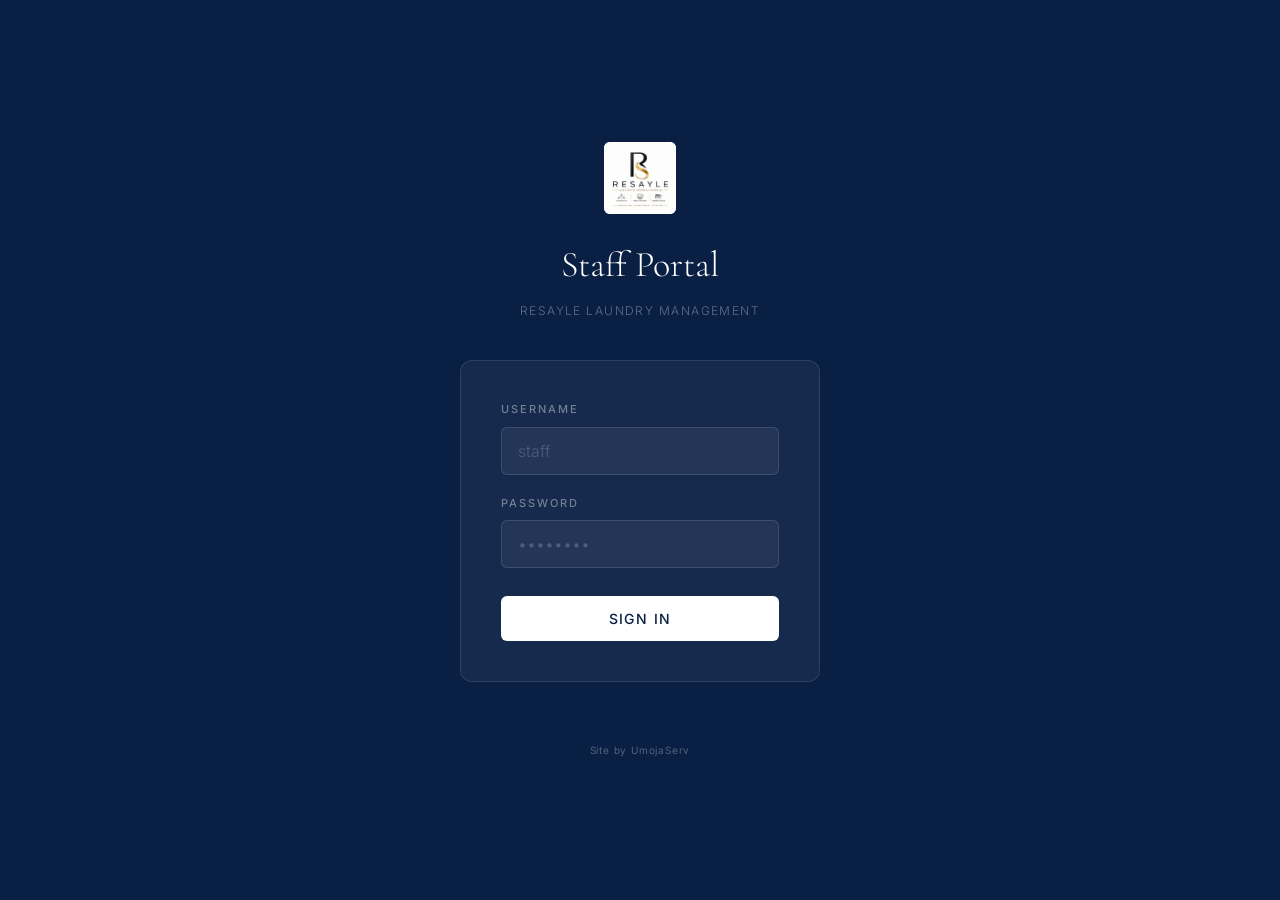
<file: admin/index.html>
<!DOCTYPE html>
<html lang="en">
<head>
<meta charset="UTF-8">
<meta name="viewport" content="width=device-width, initial-scale=1.0">
<title>Staff Portal — RESAYLE Laundry Management</title>
<link rel="preconnect" href="https://fonts.googleapis.com">
<link rel="preconnect" href="https://fonts.gstatic.com" crossorigin>
<link rel="dns-prefetch" href="//wa.me">
<link rel="preload" href="https://fonts.googleapis.com/css2?family=Inter:wght@300;400;500&display=swap" as="style" onload="this.onload=null;this.rel='stylesheet'">
<noscript><link rel="stylesheet" href="https://fonts.googleapis.com/css2?family=Inter:wght@300;400;500&display=swap"></noscript>
<link rel="preload" href="https://fonts.googleapis.com/css2?family=Cormorant+Garamond:ital,wght@0,300;0,400;0,500;1,300;1,400&display=swap" as="style" onload="this.onload=null;this.rel='stylesheet'">
<noscript><link rel="stylesheet" href="https://fonts.googleapis.com/css2?family=Cormorant+Garamond:ital,wght@0,300;0,400;0,500;1,300;1,400&display=swap"></noscript>
<style>
  *, *::before, *::after { margin: 0; padding: 0; box-sizing: border-box; }
  :root {
    --navy: #0A1F44; --navy-light: #122B5C; --green: #1A6B4A;
    --black: #0A0A0A; --off-white: #FAFAF8; --gray-100: #F2F0EC;
    --gray-200: #E8E6E0; --gray-300: #C8C4BC; --gray-500: #8A8680; --gray-700: #3A3835;
    --text: #1A1A18; --wa: #25D366; --red: #E24B4A;
  }
  html { scroll-behavior: smooth; }
  body { font-family: 'Inter', -apple-system, BlinkMacSystemFont, 'Segoe UI', sans-serif; background: var(--off-white); color: var(--text); font-size: 16px; line-height: 1.6; -webkit-font-smoothing: antialiased; scroll-behavior: smooth; }
  button, input, select { min-height: 44px; font-size: 16px; }

  @media (prefers-reduced-motion: reduce) {
    *, *::before, *::after { animation-duration: 0.01ms !important; animation-iteration-count: 1 !important; transition-duration: 0.01ms !important; scroll-behavior: auto !important; }
  }

  /* ── LOGIN SCREEN ── */
  .login-screen {
    min-height: 100vh; display: flex; flex-direction: column;
    align-items: center; justify-content: center; padding: 40px;
    background: var(--navy);
  }
  .login-logo { height: 72px; width: 72px; object-fit: contain; margin-bottom: 22px; padding: 0; border-radius: 6px; background: #fff; opacity: 1; mix-blend-mode: normal; }
  .login-title { font-family: 'Cormorant Garamond', serif; font-weight: 300; font-size: 36px; color: #fff; margin-bottom: 8px; text-align: center; }
  .login-sub { font-size: 12px; font-weight: 300; color: rgba(255,255,255,0.35); letter-spacing: 0.12em; text-transform: uppercase; margin-bottom: 40px; }
  .login-card { background: rgba(255,255,255,0.05); border: 0.5px solid rgba(255,255,255,0.1); border-radius: 12px; padding: 40px; width: 100%; max-width: 360px; }
  .login-field { display: flex; flex-direction: column; gap: 8px; margin-bottom: 20px; }
  .login-field label { font-size: 11px; font-weight: 500; letter-spacing: 0.18em; text-transform: uppercase; color: rgba(255,255,255,0.4); }
  .login-field input { padding: 13px 16px; background: rgba(255,255,255,0.06); border: 0.5px solid rgba(255,255,255,0.12); border-radius: 6px; color: #fff; font-family: 'Inter', -apple-system, BlinkMacSystemFont, 'Segoe UI', sans-serif; font-size: 16px; font-weight: 300; outline: none; transition: all 0.2s; }
  .login-field input:focus { border-color: rgba(255,255,255,0.3); background: rgba(255,255,255,0.1); }
  .login-field input::placeholder { color: rgba(255,255,255,0.2); }
  .login-btn { width: 100%; padding: 14px; background: #fff; color: var(--navy); border: none; border-radius: 6px; font-family: 'Inter', sans-serif; font-size: 14px; font-weight: 500; letter-spacing: 0.1em; text-transform: uppercase; cursor: pointer; transition: all 0.2s; margin-top: 8px; }
  .login-btn:hover { background: var(--off-white); transform: translateY(-1px); }
  .login-error { display: none; font-size: 12px; color: #ff6b6b; text-align: center; margin-top: 12px; }

  /* ── PORTAL LAYOUT ── */
  .portal { display: none; min-height: 100vh; }

  /* Sidebar */
  .sidebar {
    position: fixed; top: 0; left: 0; bottom: 0; width: 160px;
    background: var(--navy); display: flex; flex-direction: column;
    padding: 0; z-index: 200; overflow-y: auto;
  }
  .sidebar-logo { padding: 16px 0 12px; border-bottom: 0.5px solid rgba(255,255,255,0.06); display: flex; align-items: center; justify-content: center; }
  .sidebar-logo img { height: 44px; width: 44px; object-fit: contain; padding: 0; border-radius: 4px; background: #fff; opacity: 1; mix-blend-mode: normal; }
  .sidebar-nav { padding: 12px 0; flex: 1; }
  .nav-item {
    display: flex; align-items: center; justify-content: center; flex-direction: column; gap: 6px;
    padding: 12px 8px; font-size: 11px; font-weight: 400;
    letter-spacing: 0.04em; color: rgba(255,255,255,0.45);
    cursor: pointer; transition: all 0.2s; border: none;
    background: none; width: 100%; text-align: center;
  }
  .nav-item:hover { color: rgba(255,255,255,0.8); background: rgba(255,255,255,0.04); }
  .nav-item.active { color: #fff; background: rgba(255,255,255,0.08); }
  .nav-item svg { width: 18px; height: 18px; flex-shrink: 0; }
  .sidebar-bottom { padding: 12px 8px; border-top: 0.5px solid rgba(255,255,255,0.06); display: flex; justify-content: center; }
  .logout-btn { font-size: 9px; letter-spacing: 0.1em; text-transform: uppercase; color: rgba(255,255,255,0.25); background: none; border: none; cursor: pointer; transition: color 0.2s; padding: 8px 4px; text-align: center; }
  .logout-btn:hover { color: rgba(255,255,255,0.5); }

  .mobile-nav {
    display: none;
    position: fixed; left: 0; right: 0; bottom: 0; z-index: 300;
    grid-template-columns: repeat(4, 1fr);
    background: rgba(10,31,68,0.98);
    border-top: 0.5px solid rgba(255,255,255,0.12);
    padding: 8px max(10px, env(safe-area-inset-left)) calc(8px + env(safe-area-inset-bottom)) max(10px, env(safe-area-inset-right));
  }
  .mobile-nav .nav-item {
    justify-content: center; flex-direction: column; gap: 4px;
    padding: 8px 4px; min-height: 56px; border-radius: 8px;
    font-size: 10px; text-align: center; letter-spacing: 0.06em;
  }
  .mobile-nav .nav-item svg { width: 19px; height: 19px; }
  .mobile-nav .logout-btn { min-height: 56px; padding: 8px 4px; color: rgba(255,255,255,0.55); font-size: 10px; letter-spacing: 0.06em; }

  /* Main content */
  .main { margin-left: 160px; min-height: 100vh; }

  .top-bar {
    position: sticky; top: 0; z-index: 100;
    display: flex; align-items: center; justify-content: space-between;
    padding: 0 40px; height: 64px;
    background: rgba(250,250,248,0.98);
    border-bottom: 0.5px solid var(--gray-200);
  }

  @supports (backdrop-filter: blur(1px)) {
    .top-bar { backdrop-filter: blur(12px); }
  }
  .top-bar h1 { font-family: 'Cormorant Garamond', serif; font-weight: 300; font-size: 24px; color: var(--black); }
  .top-bar-actions { display: flex; gap: 12px; align-items: center; }
  .btn-sm { padding: 9px 20px; border-radius: 50px; font-size: 12px; font-weight: 500; letter-spacing: 0.06em; text-transform: uppercase; cursor: pointer; transition: all 0.2s; border: none; }
  .btn-navy { background: var(--navy); color: #fff; }
  .btn-navy:hover { background: var(--navy-light); transform: translateY(-1px); }
  .btn-outline { background: transparent; color: var(--navy); border: 0.5px solid var(--gray-300); }
  .btn-outline:hover:not(:disabled) { border-color: var(--navy); background: rgba(10,31,68,0.02); }
  .btn-outline:disabled { opacity: 0.5; cursor: not-allowed; }

  /* ── VIEWS ── */
  .view { display: none; padding: 40px; }
  .view.active { display: block; }

  /* Dashboard */
  .kpi-grid { display: grid; grid-template-columns: repeat(4, 1fr); gap: 16px; margin-bottom: 32px; }
  .kpi-card {
    background: #fff; border: 0.5px solid var(--gray-200);
    border-radius: 10px; padding: 18px 16px;
    transition: all 0.2s; cursor: pointer;
  }
  .kpi-card:hover { box-shadow: 0 3px 12px rgba(10,31,68,0.1); transform: translateY(-1px); border-color: var(--navy); }
  .kpi-label { font-size: 9px; font-weight: 600; letter-spacing: 0.15em; text-transform: uppercase; color: var(--gray-500); margin-bottom: 8px; }
  .kpi-value { font-family: 'Cormorant Garamond', serif; font-size: 32px; font-weight: 300; color: var(--navy); line-height: 1; margin-bottom: 4px; }
  .kpi-sub { font-size: 11px; font-weight: 300; color: var(--gray-500); }
  .kpi-card.accent { background: linear-gradient(135deg, var(--navy) 0%, #122B5C 100%); border-color: transparent; }
  .kpi-card.accent .kpi-label { color: rgba(255,255,255,0.5); }
  .kpi-card.accent .kpi-value { color: #fff; }
  .kpi-card.accent .kpi-sub { color: rgba(255,255,255,0.5); }

  /* Recent orders table */
  .section-head { display: flex; align-items: center; justify-content: space-between; margin-bottom: 20px; }
  .section-head h2 { font-family: 'Cormorant Garamond', serif; font-weight: 300; font-size: 28px; color: var(--black); }

  .orders-table { width: 100%; background: #fff; border: 0.5px solid var(--gray-200); border-radius: 12px; overflow: hidden; border-collapse: collapse; }
  .orders-table thead tr { border-bottom: 0.5px solid var(--gray-200); background: var(--gray-100); }
  .orders-table thead th { font-size: 10px; font-weight: 500; letter-spacing: 0.16em; text-transform: uppercase; color: var(--gray-500); padding: 14px 20px; text-align: left; }
  .orders-table tbody tr { border-bottom: 0.5px solid var(--gray-100); transition: background 0.15s; }
  .orders-table tbody tr:hover { background: var(--off-white); }
  .orders-table tbody tr:last-child { border-bottom: none; }
  .orders-table tbody td { padding: 16px 20px; font-size: 13px; font-weight: 300; color: var(--text); }
  .orders-table .order-id { font-family: 'Cormorant Garamond', serif; font-size: 17px; font-weight: 400; color: var(--navy); }
  .orders-mobile-list { display: none; }

  .status-pill {
    display: inline-flex; align-items: center; gap: 6px;
    padding: 4px 12px; border-radius: 50px; font-size: 10px; font-weight: 500;
    letter-spacing: 0.08em; text-transform: uppercase; border: 0; font-family: inherit;
  }
  .status-action { cursor: pointer; transition: transform .15s, box-shadow .15s; }
  .status-action:hover { transform: translateY(-1px); box-shadow: 0 2px 8px rgba(10,31,68,.12); }
  .status-action:focus-visible { outline: 2px solid var(--navy); outline-offset: 2px; }
  .status-pill::before { content: ''; width: 5px; height: 5px; border-radius: 50%; background: currentColor; }
  .sp-received  { background: #f0f4ff; color: #4472ca; }
  .sp-washing   { background: #e8f4fd; color: #2196f3; }
  .sp-pressing  { background: #f3e8ff; color: #9c27b0; }
  .sp-ready     { background: #e8f5e9; color: #388e3c; }
  .sp-delivered { background: #fff8e1; color: #f57f17; }

  /* ── NEW ORDER SCREEN ── */
  .order-screen { max-width: 1000px; }
  .order-section-title { font-family: 'Cormorant Garamond', serif; font-weight: 300; font-size: 28px; color: var(--black); margin-bottom: 24px; }
  .cust-grid { display: grid; grid-template-columns: 1fr 1fr 1fr; gap: 20px; margin-bottom: 40px; }
  .field-group { display: flex; flex-direction: column; gap: 7px; }
  .field-group label { font-size: 10px; font-weight: 500; letter-spacing: 0.18em; text-transform: uppercase; color: var(--gray-700); display: block; min-height: 20px; line-height: 1.3; }
  .field-group input, .field-group select {
    padding: 12px 14px; border: 0.5px solid var(--gray-300); border-radius: 6px;
    font-family: 'Inter', -apple-system, BlinkMacSystemFont, 'Segoe UI', sans-serif; font-size: 16px; font-weight: 300;
    color: var(--text); background: #fff; outline: none; transition: all 0.2s;
  }
  .field-group input:focus, .field-group select:focus { border-color: var(--navy); box-shadow: 0 0 0 3px rgba(10,31,68,0.06); }

  /* Category tabs */
  .cat-tabs { display: flex; gap: 6px; margin-bottom: 20px; border-bottom: 1px solid var(--gray-200); overflow-x: auto; padding-bottom: 12px; -webkit-overflow-scrolling: touch; }
  .cat-tab { padding: 8px 14px; font-size: 11px; font-weight: 600; letter-spacing: 0.1em; text-transform: uppercase; color: var(--gray-500); cursor: pointer; border: 0; background: none; border-radius: 6px; transition: all 0.2s; white-space: nowrap; }
  .cat-tab:hover { color: var(--navy); background: rgba(10,31,68,0.04); }
  .cat-tab.active { color: #fff; background: var(--navy); font-weight: 600; }

  /* Item cards */
  .items-grid { display: grid; grid-template-columns: repeat(auto-fill, minmax(160px, 1fr)); gap: 10px; margin-bottom: 32px; }
  .item-card {
    background: #fff; border: 1px solid var(--gray-200); border-radius: 8px;
    padding: 14px 12px; transition: all 0.2s; cursor: pointer;
  }
  .item-card:hover { border-color: var(--navy); box-shadow: 0 2px 8px rgba(10,31,68,0.06); transform: translateY(-1px); }
  .item-card.selected { border-color: var(--navy); background: #f0f4ff; box-shadow: 0 2px 8px rgba(10,31,68,0.1); }
  .item-name { font-size: 12px; font-weight: 500; color: var(--text); margin-bottom: 10px; line-height: 1.3; }

  /* Qty control */
  .qty-row { display: flex; align-items: center; gap: 8px; margin-bottom: 10px; }
  .qty-btn {
    width: 32px; height: 32px; border-radius: 6px; border: 0.5px solid var(--gray-300);
    background: #fff; font-size: 16px; color: var(--navy); cursor: pointer;
    display: flex; align-items: center; justify-content: center; transition: all 0.15s;
    font-weight: 600; flex-shrink: 0;
  }
  .qty-btn:hover { border-color: var(--navy); background: #f0f4ff; }
  .qty-val { font-family: 'Cormorant Garamond', serif; font-size: 20px; font-weight: 400; color: var(--navy); min-width: 28px; text-align: center; }

  /* Service type */
  .svc-row { display: flex; gap: 6px; flex-wrap: wrap; }
  .svc-chip {
    min-height: 32px; padding: 6px 10px; border-radius: 6px; font-size: 10px; font-weight: 600;
    letter-spacing: 0.05em; cursor: pointer; border: 0.5px solid var(--gray-300);
    background: #fff; color: var(--gray-700); transition: all 0.15s;
  }
  .svc-chip:hover { border-color: var(--navy); }
  .svc-chip.active { background: var(--navy); border-color: var(--navy); color: #fff; }

  .item-price { font-size: 11px; font-weight: 400; color: var(--gray-500); margin-top: 8px; }
  .item-price strong { color: var(--navy); font-weight: 600; }

  /* Order summary */
  .order-summary {
    position: sticky; bottom: 0;
    background: rgba(250,250,248,0.98);
    border-top: 1px solid var(--gray-200); margin: 0 -40px; padding: 16px 40px;
    display: flex; align-items: center; justify-content: space-between; gap: 16px;
    flex-wrap: wrap;
  }

  @supports (backdrop-filter: blur(1px)) {
    .order-summary { backdrop-filter: blur(12px); }
  }
  .summary-items { font-size: 12px; font-weight: 400; color: var(--gray-700); }
  .summary-total { font-family: 'Cormorant Garamond', serif; font-size: 26px; font-weight: 300; color: var(--navy); }
  .summary-total span { font-family: 'Inter', sans-serif; font-size: 10px; font-weight: 500; color: var(--gray-500); margin-left: 4px; }
  .summary-actions { display: flex; gap: 10px; }
  .btn-save { padding: 11px 24px; background: var(--navy); color: #fff; border: none; border-radius: 8px; font-family: 'Inter', sans-serif; font-size: 12px; font-weight: 600; letter-spacing: 0.08em; text-transform: uppercase; cursor: pointer; transition: all 0.2s; }
  .btn-save:hover { background: var(--navy-light); transform: translateY(-1px); box-shadow: 0 3px 10px rgba(10,31,68,0.15); }

  /* Receipt modal & Status modal */
  .modal-overlay { display: none; position: fixed; inset: 0; background: rgba(10,31,68,0.5); z-index: 1000; align-items: center; justify-content: center; padding: 20px; }
  .modal-overlay.show { display: flex; }
  .modal { background: #fff; border-radius: 14px; padding: 28px 24px; max-width: 420px; width: 100%; text-align: center; animation: fadeUp 0.3s ease; box-shadow: 0 10px 40px rgba(10,31,68,0.15); }

  @media (prefers-reduced-motion: reduce) {
    .modal { animation: none; }
  }
  .modal-order-id { font-family: 'Cormorant Garamond', serif; font-size: 36px; font-weight: 300; color: var(--navy); margin-bottom: 6px; }
  .modal-subtitle { font-size: 11px; font-weight: 500; color: var(--gray-500); letter-spacing: 0.12em; text-transform: uppercase; margin-bottom: 20px; }
  .modal-details { text-align: left; margin-bottom: 20px; }
  .modal-row { display: flex; justify-content: space-between; padding: 8px 0; border-bottom: 0.5px solid var(--gray-100); font-size: 12px; font-weight: 300; color: var(--text); }
  .modal-row:last-child { border-bottom: none; }
  .modal-row strong { font-weight: 500; color: var(--navy); }
  .modal-actions { display: flex; gap: 10px; justify-content: center; flex-wrap: wrap; }
  .btn-print { padding: 10px 20px; background: var(--navy); color: #fff; border: none; border-radius: 8px; font-size: 12px; font-weight: 500; cursor: pointer; transition: all 0.2s; letter-spacing: 0.05em; }
  .btn-print:hover { background: var(--navy-light); transform: translateY(-1px); }
  .btn-wa-modal { padding: 10px 16px; background: var(--wa); color: #fff; border: none; border-radius: 8px; font-size: 12px; font-weight: 500; cursor: pointer; transition: all 0.2s; display: flex; align-items: center; gap: 6px; }
  .btn-wa-modal:hover { background: #1FAD55; transform: translateY(-1px); }
  .btn-wa-modal svg { width: 14px; height: 14px; }
  .btn-close-modal { padding: 10px 16px; background: none; color: var(--gray-500); border: 0.5px solid var(--gray-300); border-radius: 8px; font-size: 12px; cursor: pointer; transition: all 0.2s; }
  .btn-close-modal:hover { border-color: var(--navy); color: var(--navy); }

  @keyframes fadeUp { from { opacity: 0; transform: translateY(20px); } to { opacity: 1; transform: translateY(0); } }

  @media (max-width: 900px) {
    .sidebar { display: none; }
    .mobile-nav { display: grid; }
    .main { margin-left: 0; padding-bottom: calc(84px + env(safe-area-inset-bottom)); }
    .kpi-grid { grid-template-columns: 1fr 1fr; }
    .cust-grid { grid-template-columns: 1fr; }
    .top-bar { padding: 0 20px; }
    .top-bar-actions #top-date { display: none; }
    .view { padding: 24px 16px; }
    .order-screen { max-width: none; }
    .items-grid { grid-template-columns: repeat(auto-fill, minmax(160px, 1fr)); }
  }
  @media (max-width: 600px) {
    .login-screen { padding: 24px 18px; justify-content: flex-start; padding-top: 48px; }
    .login-logo { height: 60px; width: 60px; margin-bottom: 16px; }
    .login-title { font-size: 30px; }
    .login-sub { margin-bottom: 24px; text-align: center; line-height: 1.5; font-size: 11px; }
    .login-card { padding: 24px 20px; max-width: 420px; }
    .kpi-grid { grid-template-columns: 1fr 1fr; gap: 10px; margin-bottom: 24px; }
    .kpi-card { padding: 16px 14px; border-radius: 8px; }
    .kpi-value { font-size: 32px; }
    .top-bar { height: 56px; padding: 0 16px; }
    .top-bar h1 { font-size: 20px; }
    .btn-sm { padding: 9px 12px; font-size: 10px; }
    .top-bar .btn-navy { display: none; }
    .view { padding: 16px 12px; }
    .section-head h2, .order-section-title { font-size: 24px; }
    .orders-table { display: none; }
    .orders-mobile-list { display: grid; gap: 10px; }
    .order-card-mobile { background: #fff; border: 0.5px solid var(--gray-200); border-radius: 8px; padding: 14px; }
    .order-card-top { display: flex; align-items: flex-start; justify-content: space-between; gap: 10px; margin-bottom: 8px; }
    .order-card-id { font-family: 'Cormorant Garamond', serif; font-size: 20px; color: var(--navy); line-height: 1; }
    .order-card-name { font-size: 13px; color: var(--text); margin-top: 3px; }
    .order-card-grid { display: grid; grid-template-columns: 1fr 1fr; gap: 6px 12px; border-top: 0.5px solid var(--gray-100); padding-top: 10px; }
    .order-card-label { display: block; font-size: 8px; letter-spacing: 0.12em; text-transform: uppercase; color: var(--gray-500); margin-bottom: 1px; }
    .order-card-value { font-size: 12px; color: var(--text); }
    .items-grid { grid-template-columns: 1fr; gap: 8px; margin-bottom: 130px; }
    .item-card { padding: 14px; border-radius: 8px; }
    .item-name { font-size: 15px; margin-bottom: 10px; }
    .qty-row { justify-content: space-between; gap: 12px; }
    .svc-row { flex-wrap: wrap; }
    .svc-chip { flex: 1; text-align: center; min-width: 100px; font-size: 10px; }
    .order-summary { position: fixed; left: 0; right: 0; bottom: calc(70px + env(safe-area-inset-bottom)); margin: 0; padding: 12px; z-index: 250; align-items: stretch; gap: 8px; box-shadow: 0 -6px 16px rgba(10,31,68,0.06); }
    .summary-items { max-width: 100%; white-space: nowrap; overflow: hidden; text-overflow: ellipsis; font-size: 12px; }
    .summary-total { font-size: 24px; }
    .summary-actions { width: 100%; display: grid; grid-template-columns: 0.7fr 1.3fr; }
    .btn-save { padding: 11px 14px; font-size: 11px; border-radius: 6px; }
    .summary-actions .btn-outline { border-radius: 6px; font-size: 10px; }
    .modal-overlay { padding: 10px; align-items: flex-end; }
    .modal { max-height: 88vh; overflow-y: auto; padding: 24px 18px; border-radius: 12px 12px 0 0; }
    .modal-order-id { font-size: 36px; }
    .modal-row { gap: 12px; align-items: flex-start; font-size: 12px; }
    .modal-row span:last-child { text-align: right; }
    .modal-actions > button { width: 100%; justify-content: center; border-radius: 6px; font-size: 12px; }
  }
</style>
</head>
<body>

<!-- ── LOGIN ── -->
<div class="login-screen" id="login-screen">
  <img src="../assets/logo/logo.webp" alt="RESAYLE Laundry" class="login-logo" width="1254" height="1254" decoding="async" />
  <h1 class="login-title">Staff Portal</h1>
  <p class="login-sub">RESAYLE Laundry Management</p>
  <div class="login-card">
    <div class="login-field">
      <label for="login-user">Username</label>
      <input type="text" id="login-user" placeholder="staff" autocomplete="username" />
    </div>
    <div class="login-field">
      <label for="login-pass">Password</label>
      <input type="password" id="login-pass" placeholder="••••••••" autocomplete="current-password" />
    </div>
    <button class="login-btn" onclick="attemptLogin()">Sign In</button>
    <div class="login-error" id="login-error">Incorrect username or password.</div>
  </div>
  <div style="margin-top: 60px; font-size: 10px; color: rgba(255,255,255,0.2); letter-spacing: 0.08em; text-align: center;">
    <a href="https://umojaserv.com/" target="_blank" rel="noopener noreferrer" style="color: rgba(255,255,255,0.3); text-decoration: none; transition: color 0.2s;">Site by UmojaServ</a>
  </div>
</div>

<!-- ── PORTAL ── -->
<div class="portal" id="portal">

  <!-- Sidebar -->
  <div class="sidebar">
    <div class="sidebar-logo">
      <img src="../assets/logo/logo.webp" alt="RESAYLE Laundry" width="1254" height="1254" decoding="async" />
    </div>
    <nav class="sidebar-nav">
      <button class="nav-item active" data-view-button="dashboard" onclick="showView('dashboard', this)">
        <svg viewBox="0 0 24 24" fill="none" stroke="currentColor" stroke-width="1.5"><rect x="3" y="3" width="7" height="7" rx="1"/><rect x="14" y="3" width="7" height="7" rx="1"/><rect x="3" y="14" width="7" height="7" rx="1"/><rect x="14" y="14" width="7" height="7" rx="1"/></svg>
        Dashboard
      </button>
      <button class="nav-item" data-view-button="new-order" onclick="showView('new-order', this)">
        <svg viewBox="0 0 24 24" fill="none" stroke="currentColor" stroke-width="1.5"><path stroke-linecap="round" stroke-linejoin="round" d="M12 4v16m8-8H4"/></svg>
        New Order
      </button>
      <button class="nav-item" data-view-button="orders" onclick="showView('orders', this)">
        <svg viewBox="0 0 24 24" fill="none" stroke="currentColor" stroke-width="1.5"><path stroke-linecap="round" stroke-linejoin="round" d="M9 12h6M9 16h6M7 4h10a2 2 0 012 2v14a2 2 0 01-2 2H7a2 2 0 01-2-2V6a2 2 0 012-2z"/></svg>
        All Orders
      </button>
      <button class="nav-item" data-view-button="pickups" onclick="showView('pickups', this)">
        <svg viewBox="0 0 24 24" fill="none" stroke="currentColor" stroke-width="1.5"><path stroke-linecap="round" stroke-linejoin="round" d="M5 8h14M5 8a2 2 0 110-4h14a2 2 0 110 4M5 8v10a2 2 0 002 2h10a2 2 0 002-2V8m-3 5a2 2 0 11-4 0 2 2 0 014 0z"/></svg>
        Pickups
      </button>
    </nav>
    <div class="sidebar-bottom">
      <div id="staff-scope" style="font-size:10px; color:rgba(255,255,255,.55); margin-bottom:10px; line-height:1.5;"></div>
      <button class="logout-btn" onclick="logout()">Sign Out</button>
    </div>
  </div>

  <nav class="mobile-nav" aria-label="Staff portal navigation">
    <button class="nav-item active" data-view-button="dashboard" onclick="showView('dashboard', this)">
      <svg viewBox="0 0 24 24" fill="none" stroke="currentColor" stroke-width="1.5"><rect x="3" y="3" width="7" height="7" rx="1"/><rect x="14" y="3" width="7" height="7" rx="1"/><rect x="3" y="14" width="7" height="7" rx="1"/><rect x="14" y="14" width="7" height="7" rx="1"/></svg>
      Dashboard
    </button>
    <button class="nav-item" data-view-button="new-order" onclick="showView('new-order', this)">
      <svg viewBox="0 0 24 24" fill="none" stroke="currentColor" stroke-width="1.5"><path stroke-linecap="round" stroke-linejoin="round" d="M12 4v16m8-8H4"/></svg>
      New
    </button>
    <button class="nav-item" data-view-button="orders" onclick="showView('orders', this)">
      <svg viewBox="0 0 24 24" fill="none" stroke="currentColor" stroke-width="1.5"><path stroke-linecap="round" stroke-linejoin="round" d="M9 12h6M9 16h6M7 4h10a2 2 0 012 2v14a2 2 0 01-2 2H7a2 2 0 01-2-2V6a2 2 0 012-2z"/></svg>
      Orders
    </button>
    <button class="nav-item" data-view-button="pickups" onclick="showView('pickups', this)">
      <svg viewBox="0 0 24 24" fill="none" stroke="currentColor" stroke-width="1.5"><path stroke-linecap="round" stroke-linejoin="round" d="M5 8h14M5 8a2 2 0 110-4h14a2 2 0 110 4M5 8v10a2 2 0 002 2h10a2 2 0 002-2V8m-3 5a2 2 0 11-4 0 2 2 0 014 0z"/></svg>
      Pickups
    </button>
    <button class="logout-btn" onclick="logout()">Sign Out</button>
  </nav>

  <!-- Main -->
  <div class="main">
    <div class="top-bar">
      <h1 id="view-title">Dashboard</h1>
      <div class="top-bar-actions">
        <span id="user-location-badge" style="display:none; padding:7px 11px; border-radius:999px; background:rgba(26,107,74,.1); color:var(--green); font-size:11px; font-weight:500; white-space:nowrap;"></span>
        <span style="font-size:12px; color:var(--gray-500); font-weight:300;" id="top-date"></span>
        <div style="display: flex; align-items: center; gap: 12px;">
          <div id="refresh-indicator" style="display: flex; align-items: center; gap: 6px; font-size: 11px; color: var(--gray-500); padding: 8px 12px; background: rgba(255,255,255,0.5); border-radius: 6px; transition: opacity 0.3s;">
            <span style="width: 6px; height: 6px; border-radius: 50%; background: var(--green); display: inline-block;"></span>
            <span>Live</span>
            <span id="last-refresh-time">--:--:--</span>
          </div>
          <button id="refresh-btn" class="btn-sm btn-outline" onclick="manualRefresh()" style="font-size: 12px;">⟳ Refresh Now</button>
          <button class="btn-sm btn-navy" onclick="showView('new-order')">+ New Order</button>
        </div>
      </div>
    </div>

    <!-- Dashboard view -->
    <div class="view active" id="view-dashboard">
      <div class="kpi-grid">
        <div class="kpi-card accent">
          <div class="kpi-label">Today — Orders</div>
          <div class="kpi-value" id="kpi-today">—</div>
          <div class="kpi-sub">Received today</div>
        </div>
        <div class="kpi-card">
          <div class="kpi-label">Ready for Pickup</div>
          <div class="kpi-value" id="kpi-ready">—</div>
          <div class="kpi-sub">Awaiting collection</div>
        </div>
        <div class="kpi-card">
          <div class="kpi-label">Delivered Today</div>
          <div class="kpi-value" id="kpi-delivered">—</div>
          <div class="kpi-sub">Completed orders</div>
        </div>
        <div class="kpi-card">
          <div class="kpi-label">Revenue Today</div>
          <div class="kpi-value" id="kpi-revenue">—</div>
          <div class="kpi-sub">TZS collected</div>
        </div>
      </div>
      <div class="section-head">
        <h2>Recent Orders</h2>
      </div>
      <table class="orders-table" id="orders-table">
        <thead>
          <tr>
            <th>Order ID</th>
            <th>Customer</th>
            <th>Service</th>
            <th>Branch</th>
            <th>Status</th>
            <th>Total</th>
          </tr>
        </thead>
        <tbody id="orders-tbody">
          <tr><td colspan="6" style="padding:40px; text-align:center; color:var(--gray-500); font-size:13px;">Loading orders…</td></tr>
        </tbody>
      </table>
      <div class="orders-mobile-list" id="orders-mobile-list"></div>
    </div>

    <!-- New Order view -->
    <div class="view" id="view-new-order">
      <div class="order-screen">
        <h2 class="order-section-title">Customer Details</h2>
        <div class="cust-grid">
          <div class="field-group">
            <label>Customer Name <span style="color:var(--green)">*</span></label>
            <input type="text" id="o-name" placeholder="Full name" />
          </div>
          <div class="field-group">
            <label>WhatsApp (optional if email provided)</label>
            <input type="tel" id="o-phone" placeholder="+255 712 345 678 or +1 555 123 4567" />
          </div>
          <div class="field-group">
            <label>Email Address (optional if phone provided)</label>
            <input type="email" id="o-email" placeholder="customer@email.com" />
          </div>
          <div class="field-group">
            <label>Preferred Contact</label>
            <select id="o-contact-method">
              <option value="whatsapp">WhatsApp</option>
              <option value="email">Email</option>
            </select>
          </div>
          <div class="field-group">
            <label>Date Received</label>
            <input type="date" id="o-date" />
          </div>
          <div class="field-group">
            <label>Branch <span style="color:var(--green)">*</span></label>
            <select id="o-branch">
              <option value="">Choose branch…</option>
            </select>
          </div>
        </div>

        <h2 class="order-section-title">Laundry Items</h2>

        <!-- Category tabs -->
        <div class="cat-tabs" id="cat-tabs"></div>
        <div class="items-grid" id="items-grid"></div>

        <!-- Sticky summary -->
        <div class="order-summary">
          <div>
            <div class="summary-items" id="summary-items">No items selected</div>
            <div class="summary-total" id="summary-total">0 <span>TZS</span></div>
          </div>
          <div class="summary-actions">
            <button class="btn-sm btn-outline" onclick="clearOrder()">Clear</button>
            <button class="btn-save" onclick="saveOrder()">Save &amp; Generate Receipt</button>
          </div>
        </div>
      </div>
    </div>

    <!-- All Orders view -->
    <div class="view" id="view-orders">
      <div class="section-head">
        <h2>All Orders</h2>
        <button class="btn-sm btn-outline" onclick="loadOrders()">↻ Refresh</button>
      </div>
      <table class="orders-table">
        <thead><tr><th>Order ID</th><th>Customer</th><th>Service</th><th>Branch</th><th>Status</th><th>Total</th></tr></thead>
        <tbody id="all-orders-tbody">
          <tr><td colspan="6" style="padding:40px; text-align:center; color:var(--gray-500); font-size:13px;">Loading…</td></tr>
        </tbody>
      </table>
      <div class="orders-mobile-list" id="all-orders-mobile-list"></div>
    </div>

    <!-- PICKUPS VIEW -->
    <div class="view" id="view-pickups">
      <div class="section-head">
        <h2>Pickup Bookings</h2>
        <button class="btn-sm btn-outline" onclick="loadPickups()">↻ Refresh</button>
      </div>
      <table class="orders-table">
        <thead><tr><th>Booking ID</th><th>Customer</th><th>Phone</th><th>Branch</th><th>Booking Date</th><th>Status</th><th>Action</th></tr></thead>
        <tbody id="pickups-tbody">
          <tr><td colspan="7" style="padding:40px; text-align:center; color:var(--gray-500); font-size:13px;">Loading…</td></tr>
        </tbody>
      </table>
      <div class="orders-mobile-list" id="pickups-mobile-list"></div>
    </div>
  </div>

</div>

<!-- Status Update Modal -->
<div class="modal-overlay" id="status-modal">
  <div class="modal">
    <div class="modal-order-id" id="status-modal-id">YL-2026-0001</div>
    <div class="modal-subtitle">Update Status</div>
    <div style="margin: 18px 0; display: grid; gap: 14px;">
      <div style="display: flex; flex-direction: column; gap: 6px;">
        <label style="font-size: 9px; font-weight: 600; letter-spacing: 0.12em; text-transform: uppercase; color: var(--gray-500);">Current</label>
        <div style="padding: 10px 12px; background: #F5F5F5; border-radius: 8px; font-size: 12px; color: var(--navy); font-weight: 500;" id="status-modal-current">Received</div>
      </div>
      <div style="display: flex; flex-direction: column; gap: 6px;">
        <label for="status-modal-select" style="font-size: 9px; font-weight: 600; letter-spacing: 0.12em; text-transform: uppercase; color: var(--navy);">New Status</label>
        <select id="status-modal-select" style="padding: 10px 12px; border: 1px solid var(--gray-300); border-radius: 8px; font-size: 12px; color: var(--text); background: #fff; outline: none; cursor: pointer; transition: all 0.2s;">
          <option value="">Select status...</option>
          <option value="Received">Received</option>
          <option value="Washing">🫧 Washing</option>
          <option value="Dry Cleaning">👔 Dry Cleaning</option>
          <option value="Pressing">🧺 Pressing</option>
          <option value="Ready For Pickup">✓ Ready For Pickup</option>
          <option value="Delivered">✓✓ Delivered</option>
        </select>
      </div>
      <div style="display: flex; flex-direction: column; gap: 6px;">
        <label style="font-size: 9px; font-weight: 600; letter-spacing: 0.12em; text-transform: uppercase; color: var(--gray-500);">Progress</label>
        <div style="display: flex; align-items: center; gap: 3px; font-size: 8px; color: var(--gray-500); flex-wrap: wrap;" id="status-modal-progress"></div>
      </div>
    </div>
    <div class="modal-actions">
      <button class="btn-print" onclick="saveStatusUpdate()" style="flex: 1; background: var(--navy);">✓ Update</button>
      <button class="btn-close-modal" onclick="closeStatusModal()">Cancel</button>
    </div>
  </div>
</div>

<!-- Receipt modal -->
<div class="modal-overlay" id="receipt-modal">
  <div class="modal">
    <div class="modal-order-id" id="modal-order-id">YL-2026-0001</div>
    <div class="modal-subtitle">Order Created Successfully</div>
    <div class="modal-details" id="modal-details"></div>
    <div class="modal-actions">
      <button class="btn-print" onclick="window.print()">🖨 Print Receipt</button>
      <button class="btn-wa-modal" id="modal-wa-btn">
        <svg viewBox="0 0 24 24" fill="currentColor"><path d="M17.472 14.382c-.297-.149-1.758-.867-2.03-.967-.273-.099-.471-.148-.67.15-.197.297-.767.966-.94 1.164-.173.199-.347.223-.644.075-.297-.15-1.255-.463-2.39-1.475-.883-.788-1.48-1.761-1.653-2.059-.173-.297-.018-.458.13-.606.134-.133.298-.347.446-.52.149-.174.198-.298.298-.497.099-.198.05-.371-.025-.52-.075-.149-.669-1.612-.916-2.207-.242-.579-.487-.5-.669-.51a12.8 12.8 0 00-.57-.01c-.198 0-.52.074-.792.372-.272.297-1.04 1.016-1.04 2.479 0 1.462 1.065 2.875 1.213 3.074.149.198 2.096 3.2 5.077 4.487.709.306 1.262.489 1.694.625.712.227 1.36.195 1.871.118.571-.085 1.758-.719 2.006-1.413.248-.694.248-1.289.173-1.413-.074-.124-.272-.198-.57-.347m-5.421 7.403h-.004a9.87 9.87 0 01-5.031-1.378l-.361-.214-3.741.982.998-3.648-.235-.374a9.86 9.86 0 01-1.51-5.26c.001-5.45 4.436-9.884 9.888-9.884 2.64 0 5.122 1.03 6.988 2.898a9.825 9.825 0 012.893 6.994c-.003 5.45-4.437 9.884-9.885 9.884m8.413-18.297A11.815 11.815 0 0012.05 0C5.495 0 .16 5.335.157 11.892c0 2.096.547 4.142 1.588 5.945L.057 24l6.305-1.654a11.882 11.882 0 005.683 1.448h.005c6.554 0 11.89-5.335 11.893-11.893a11.821 11.821 0 00-3.48-8.413z"/></svg>
        Contact Customer
      </button>
      <button class="btn-close-modal" onclick="closeReceipt()">Close</button>
    </div>
  </div>
</div>

<script src="../assets/js/config.js"></script>
<script>
// ============================================================
// CONFIGURATION & PERFORMANCE
// ============================================================
const STAFF_SCRIPT_URL = window.YASSERS_CONFIG.APPS_SCRIPT_URL;
const isSlowConnection = navigator.connection?.effectiveType === '3g' || navigator.connection?.effectiveType === '2g' || navigator.connection?.saveData;
const NETWORK_TIMEOUT_MS = isSlowConnection ? 20000 : 15000;

// Session token stored after login (NOT password)
let sessionToken = sessionStorage.getItem('auth_token');

// Website checkout orders are kept locally as an immediate fallback and are
// also sent to STAFF_SCRIPT_URL when the shared Google Apps Script is enabled.
function getWebsiteOrders() {
  try {
    return JSON.parse(localStorage.getItem('yassersCustomerOrders') || '[]');
  } catch (e) {
    return [];
  }
}

function mergeOrders(remoteOrders = []) {
  const unique = new Map();
  [...getWebsiteOrders(), ...remoteOrders].forEach(order => {
    if (order && order.orderId && !unique.has(order.orderId)) unique.set(order.orderId, order);
  });
  return [...unique.values()].sort((a, b) =>
    String(b.createdAt || b.dateReceived || '').localeCompare(String(a.createdAt || a.dateReceived || ''))
  );
}

// ============================================================
// PRICE LIST — Full item catalogue
// ============================================================
let PRICE_LIST = [
  { item: "Shirt",             category: "Men's Clothing",  washPress: 1500, dryOnly: 1000 },
  { item: "T-Shirt",           category: "Men's Clothing",  washPress: 1500, dryOnly: 1000 },
  { item: "Jeans Trousers",    category: "Men's Clothing",  washPress: 2000, dryOnly: 1000 },
  { item: "Normal Trousers",   category: "Men's Clothing",  washPress: 2000, dryOnly: 1000 },
  { item: "Short Trousers",    category: "Men's Clothing",  washPress: 1500, dryOnly: 1000 },
  { item: "Pajamas",           category: "Men's Clothing",  washPress: 2000, dryOnly: 1500 },
  { item: "Training Suit",     category: "Men's Clothing",  washPress: 2500, dryOnly: 1500 },
  { item: "Overall",           category: "Men's Clothing",  washPress: 3000, dryOnly: 2000 },
  { item: "Overcoat",          category: "Men's Clothing",  washPress: 4000, dryOnly: 3000 },
  { item: "Bush Shirt",        category: "Men's Clothing",  washPress: 2000, dryOnly: 1500 },
  { item: "Sweater",           category: "Men's Clothing",  washPress: 2000, dryOnly: 1500 },
  { item: "Sports Jacket",     category: "Men's Clothing",  washPress: 3000, dryOnly: 2000 },
  { item: "Blazer",            category: "Men's Clothing",  washPress: 4000, dryOnly: 3000 },
  { item: "2 Piece Full Suit", category: "Men's Clothing",  washPress: 6000, dryOnly: 5000 },
  { item: "3 Piece Full Suit", category: "Men's Clothing",  washPress: 8000, dryOnly: 6000 },
  { item: "Kofia",             category: "Men's Clothing",  washPress: 1000, dryOnly: 500  },
  { item: "Seruni",            category: "Men's Clothing",  washPress: 1500, dryOnly: 1000 },
  { item: "Scarf",             category: "Men's Clothing",  washPress: 1000, dryOnly: 800  },
  { item: "Kandura",           category: "Men's Clothing",  washPress: 2500, dryOnly: 2000 },
  { item: "Safari Suit",       category: "Men's Clothing",  washPress: 3500, dryOnly: 2500 },
  { item: "Pants",             category: "Men's Clothing",  washPress: 1500, dryOnly: 1000 },
  { item: "Suit Trousers",     category: "Men's Clothing",  washPress: 2500, dryOnly: 2000 },
  { item: "Socks",             category: "Men's Clothing",  washPress: 500,  dryOnly: null },
  { item: "Vest",              category: "Men's Clothing",  washPress: 1000, dryOnly: 500  },
  { item: "Punjabi Suit",      category: "Men's Clothing",  washPress: 3000, dryOnly: 2000 },
  { item: "Vest (Kizibao)",    category: "Men's Clothing",  washPress: 1000, dryOnly: 500  },
  { item: "Tie",               category: "Men's Clothing",  washPress: 1000, dryOnly: 800  },
  { item: "Cap",               category: "Men's Clothing",  washPress: 1000, dryOnly: 500  },
  { item: "Underwear",         category: "Men's Clothing",  washPress: 500,  dryOnly: null },
  { item: "Boxer",             category: "Men's Clothing",  washPress: 500,  dryOnly: null },
  { item: "Sports Trousers",   category: "Men's Clothing",  washPress: 1500, dryOnly: 1000 },
  { item: "Plain Blouse",      category: "Women's Clothing",washPress: 1500, dryOnly: 1000 },
  { item: "Kanga",             category: "Women's Clothing",washPress: 1000, dryOnly: 500  },
  { item: "Jeans Skirt",       category: "Women's Clothing",washPress: 2000, dryOnly: 1500 },
  { item: "Plain Dress",       category: "Women's Clothing",washPress: 2000, dryOnly: 1500 },
  { item: "Night Dress",       category: "Women's Clothing",washPress: 2000, dryOnly: 1500 },
  { item: "Abaya",             category: "Women's Clothing",washPress: 3000, dryOnly: 2500 },
  { item: "Burqa",             category: "Women's Clothing",washPress: 3000, dryOnly: 2500 },
  { item: "Hijab",             category: "Women's Clothing",washPress: 1000, dryOnly: 800  },
  { item: "Hijab with Stones", category: "Women's Clothing",washPress: 2000, dryOnly: 1500 },
  { item: "Punjabi Suit (W)",  category: "Women's Clothing",washPress: 3000, dryOnly: 2000 },
  { item: "Ladies Suit",       category: "Women's Clothing",washPress: 4000, dryOnly: 3000 },
  { item: "Slip",              category: "Women's Clothing",washPress: 1000, dryOnly: 800  },
  { item: "Swimsuit",          category: "Women's Clothing",washPress: 1500, dryOnly: 1000 },
  { item: "Camisole",          category: "Women's Clothing",washPress: 1000, dryOnly: 500  },
  { item: "Special Dress",     category: "Women's Clothing",washPress: 5000, dryOnly: 4000 },
  { item: "Napkin",            category: "Hotel & Hospitality", washPress: 500,  dryOnly: 300  },
  { item: "Duvet",             category: "Hotel & Hospitality", washPress: 5000, dryOnly: 4000 },
  { item: "Bath Towel Medium", category: "Hotel & Hospitality", washPress: 2000, dryOnly: 1500 },
  { item: "Bath Towel Large",  category: "Hotel & Hospitality", washPress: 2500, dryOnly: 2000 },
  { item: "Face Towel",        category: "Hotel & Hospitality", washPress: 500,  dryOnly: null },
  { item: "Hand Towel",        category: "Hotel & Hospitality", washPress: 1000, dryOnly: 500  },
  { item: "Bathrobe",          category: "Hotel & Hospitality", washPress: 3000, dryOnly: 2500 },
  { item: "Pillow Cover",      category: "Hotel & Hospitality", washPress: 1000, dryOnly: 500  },
  { item: "Heavy Pillow Cover",category: "Hotel & Hospitality", washPress: 1500, dryOnly: 1000 },
  { item: "Decorated Pillow Cover",category: "Hotel & Hospitality",washPress: 2000, dryOnly: 1500 },
  { item: "Single Bedsheet",   category: "Hotel & Hospitality", washPress: 2500, dryOnly: 2000 },
  { item: "Double Bedsheet",   category: "Hotel & Hospitality", washPress: 3500, dryOnly: 3000 },
  { item: "Mosquito Net",      category: "Hotel & Hospitality", washPress: 3000, dryOnly: null },
  { item: "Single Blanket",    category: "Hotel & Hospitality", washPress: 4000, dryOnly: 3000 },
  { item: "Double Blanket",    category: "Hotel & Hospitality", washPress: 6000, dryOnly: 5000 },
  { item: "Heavy Curtains",    category: "Hotel & Hospitality", washPress: 5000, dryOnly: 4000 },
  { item: "Light Curtains",    category: "Hotel & Hospitality", washPress: 3000, dryOnly: 2500 },
  { item: "Pillow",            category: "Hotel & Hospitality", washPress: 3000, dryOnly: 2000 },
  { item: "Door Mat",          category: "Household & Specialty", washPress: 2000, dryOnly: null },
  { item: "Sofa Seat Cover",   category: "Household & Specialty", washPress: 3000, dryOnly: 2500 },
  { item: "Bags",              category: "Household & Specialty", washPress: 2000, dryOnly: 1500 },
  { item: "Shoes",             category: "Household & Specialty", washPress: 3000, dryOnly: null },
];

// State
let selectedItems = {}; // { "itemName": { qty, service, price } }
let currentOrderId = null;
let sourcePickupBookingId = null;
let sourcePickupBooking = null;
let loadedPickups = [];
let userProfile = JSON.parse(sessionStorage.getItem('auth_profile') || 'null');

async function fetchWithTimeout(url, options = {}, timeoutMs = NETWORK_TIMEOUT_MS) {
  const controller = new AbortController();
  const timeout = setTimeout(() => controller.abort(), timeoutMs);
  try {
    return await fetch(url, { ...options, signal: controller.signal });
  } finally {
    clearTimeout(timeout);
  }
}

// ── Date ──
document.getElementById('top-date').textContent = new Date().toLocaleDateString('en-US', { weekday:'long', year:'numeric', month:'long', day:'numeric' });
const dateInput = document.getElementById('o-date');
if (dateInput) dateInput.value = new Date().toISOString().split('T')[0];
const branchInput = document.getElementById('o-branch');
if (branchInput) window.YASSERS_CONFIG.BRANCHES.forEach(branch => branchInput.add(new Option(branch, branch)));

// ── Login ──
document.getElementById('login-pass').addEventListener('keydown', e => { if (e.key === 'Enter') attemptLogin(); });

async function attemptLogin() {
  const errorEl = document.getElementById('login-error');
  const loginBtn = document.querySelector('.login-btn');
  const u = document.getElementById('login-user').value.trim();
  const p = document.getElementById('login-pass').value;

  if (!u || !p) {
    errorEl.textContent = 'Please enter username and password.';
    errorEl.style.display = 'block';
    return;
  }

  loginBtn.disabled = true;
  loginBtn.textContent = 'Signing in...';
  errorEl.style.display = 'none';

  try {
    const response = await fetchWithTimeout(STAFF_SCRIPT_URL, {
      method: 'POST',
      headers: { 'Content-Type': 'text/plain;charset=utf-8' },
      body: JSON.stringify({ action: 'login', username: u, password: p })
    }, NETWORK_TIMEOUT_MS);

    const data = await response.json();

    if (data.token) {
      sessionStorage.setItem('auth_token', data.token);
      sessionStorage.setItem('auth_profile', JSON.stringify(data.user || null));
      sessionToken = data.token;
      userProfile = data.user || null;
      document.getElementById('login-screen').style.display = 'none';
      document.getElementById('portal').style.display = 'block';
      initPortal();
    } else {
      errorEl.textContent = data.error || 'Invalid credentials.';
      errorEl.style.display = 'block';
    }
  } catch (e) {
    errorEl.textContent = 'Network error. Please check your connection.';
    errorEl.style.display = 'block';
    console.warn('Login error:', e);
  } finally {
    loginBtn.disabled = false;
    loginBtn.textContent = 'Sign In';
  }
}

function logout() {
  if (portalRefreshTimer) clearInterval(portalRefreshTimer);
  sessionStorage.removeItem('auth_token');
  sessionStorage.removeItem('auth_profile');
  sessionToken = null;
  userProfile = null;
  document.getElementById('login-user').value = '';
  document.getElementById('login-pass').value = '';
  document.getElementById('login-error').style.display = 'none';
  document.getElementById('portal').style.display = 'none';
  document.getElementById('login-screen').style.display = 'flex';
}

// ── View switching ──
function showView(name, btn) {
  document.querySelectorAll('.view').forEach(v => v.classList.remove('active'));
  document.querySelectorAll('[data-view-button]').forEach(n => n.classList.remove('active'));
  document.getElementById('view-' + name).classList.add('active');
  document.querySelectorAll(`[data-view-button="${name}"]`).forEach(n => n.classList.add('active'));
  if (btn) btn.classList.add('active');
  const titles = { dashboard: 'Dashboard', 'new-order': 'New Order', orders: 'All Orders', pickups: 'Pickup Bookings' };
  document.getElementById('view-title').textContent = titles[name] || name;
  window.scrollTo({ top: 0, behavior: 'smooth' });
  if (name === 'orders') loadOrders();
  if (name === 'pickups') loadPickups();
}

// ── Init portal ──
async function initPortal() {
  if (!sessionToken) {
    logout();
    return;
  }
  applyUserScope();
  await loadStaffPrices();
  buildItemGrid();
  loadDashboard();
  startPortalRefresh();
}

function applyUserScope() {
  const branchSelect = document.getElementById('o-branch');
  const scopeEl = document.getElementById('staff-scope');
  const locationBadge = document.getElementById('user-location-badge');
  if (userProfile?.role === 'branch' && userProfile.branch) {
    const locationName = userProfile.branch.split('—')[0].trim();
    branchSelect.value = userProfile.branch;
    branchSelect.disabled = true;
    if (scopeEl) scopeEl.textContent = `${userProfile.username} · ${locationName}`;
    if (locationBadge) {
      locationBadge.textContent = `● ${locationName} Branch`;
      locationBadge.style.display = 'inline-flex';
    }
  } else {
    branchSelect.disabled = false;
    if (scopeEl) scopeEl.textContent = userProfile ? `${userProfile.username} · All branches` : '';
    if (locationBadge) {
      locationBadge.textContent = '● All Locations';
      locationBadge.style.display = userProfile ? 'inline-flex' : 'none';
    }
  }
}

let portalRefreshTimer = null;
let lastRefreshTime = null;

function updateRefreshTimestamp() {
  lastRefreshTime = new Date();
  const timeEl = document.getElementById('last-refresh-time');
  if (timeEl) {
    const hours = lastRefreshTime.getHours().toString().padStart(2, '0');
    const mins = lastRefreshTime.getMinutes().toString().padStart(2, '0');
    const secs = lastRefreshTime.getSeconds().toString().padStart(2, '0');
    timeEl.textContent = `${hours}:${mins}:${secs}`;
  }
}

async function refreshPortalData() {
  if (!sessionToken || document.getElementById('portal').style.display === 'none') return;

  const refreshIndicator = document.getElementById('refresh-indicator');
  if (refreshIndicator) refreshIndicator.style.opacity = '0.6';

  try {
    // Refresh all views concurrently
    const promises = [loadDashboard()];
    if (document.getElementById('view-orders').classList.contains('active')) {
      promises.push(loadOrders());
    }
    await Promise.all(promises);
    updateRefreshTimestamp();
  } catch (e) {
    console.warn('Portal refresh error:', e);
  } finally {
    if (refreshIndicator) refreshIndicator.style.opacity = '1';
  }
}

function startPortalRefresh() {
  if (portalRefreshTimer) clearInterval(portalRefreshTimer);
  // Refresh every 15 seconds for near-real-time updates
  portalRefreshTimer = setInterval(refreshPortalData, 15000);
  // Initial refresh
  updateRefreshTimestamp();
}

async function manualRefresh() {
  const refreshBtn = document.getElementById('refresh-btn');
  if (refreshBtn) {
    refreshBtn.disabled = true;
    refreshBtn.textContent = '⟳ Refreshing...';
  }
  await refreshPortalData();
  if (refreshBtn) {
    refreshBtn.disabled = false;
    refreshBtn.textContent = '⟳ Refresh Now';
  }
}

document.addEventListener('visibilitychange', () => {
  if (document.visibilityState === 'visible') refreshPortalData();
});

// Check on page load if user is already logged in
window.addEventListener('load', () => {
  const token = sessionStorage.getItem('auth_token');
  if (token) {
    sessionToken = token;
    document.getElementById('login-screen').style.display = 'none';
    document.getElementById('portal').style.display = 'block';
    initPortal();
  }
});

async function loadStaffPrices() {
  if (STAFF_SCRIPT_URL === "PASTE_YOUR_GOOGLE_APPS_SCRIPT_WEB_APP_URL_HERE") return;
  if (!sessionToken) return;

  try {
    const response = await fetchWithTimeout(STAFF_SCRIPT_URL, {
      method: 'POST',
      headers: { 'Content-Type': 'text/plain;charset=utf-8' },
      body: JSON.stringify({ action: 'getPrices', token: sessionToken })
    });
    const data = await response.json();
    if (data.prices && data.prices.length) {
      PRICE_LIST = data.prices.map(row => ({
        item: row.item,
        category: row.category,
        washPress: Number(String(row.washPress).replace(/,/g, '')),
        dryOnly: row.dryOnly === '' || row.dryOnly == null ? null : Number(String(row.dryOnly).replace(/,/g, ''))
      })).filter(row => row.item && row.category && row.washPress);
    }
  } catch (error) {
    console.warn('Using the built-in price list while Google Sheets is unavailable.');
  }
}

// ── Build category tabs and item grid ──
function buildItemGrid() {
  const categories = [...new Set(PRICE_LIST.map(p => p.category))];
  const tabsEl = document.getElementById('cat-tabs');
  tabsEl.innerHTML = '';
  categories.forEach((cat, i) => {
    const t = document.createElement('button');
    t.className = 'cat-tab' + (i === 0 ? ' active' : '');
    t.textContent = cat;
    t.onclick = () => {
      document.querySelectorAll('.cat-tab').forEach(x => x.classList.remove('active'));
      t.classList.add('active');
      renderItems(cat);
    };
    tabsEl.appendChild(t);
  });
  renderItems(categories[0]);
}

function renderItems(category) {
  const grid = document.getElementById('items-grid');
  const items = PRICE_LIST.filter(p => p.category === category);
  const fragment = document.createDocumentFragment();

  items.forEach(item => {
    const key = item.item;
    const sel = selectedItems[key] || { qty: 0, service: 'washPress' };
    const price = sel.service === 'washPress' ? item.washPress : (item.dryOnly || item.washPress);
    const isSelected = sel.qty > 0;
    const safeKey = key.replace(/\s/g,'_');

    const card = document.createElement('div');
    card.className = 'item-card' + (isSelected ? ' selected' : '');
    card.id = 'card-' + safeKey;

    card.innerHTML = `<div class="item-name">${key}</div><div class="qty-row"><button class="qty-btn" onclick="changeQty('${key}', -1)">−</button><span class="qty-val" id="qty-${safeKey}">${sel.qty}</span><button class="qty-btn" onclick="changeQty('${key}', 1)">+</button></div><div class="svc-row"><button class="svc-chip ${sel.service==='washPress'?'active':''}" onclick="setService('${key}','washPress',this)">Wash &amp; Press</button>${item.dryOnly ? `<button class="svc-chip ${sel.service==='dryOnly'?'active':''}" onclick="setService('${key}','dryOnly',this)">Dry Only</button>` : ''}</div><div class="item-price" id="price-${safeKey}">${sel.qty > 0 ? `<strong>${(price * sel.qty).toLocaleString()} TZS</strong>` : `${(item.washPress||0).toLocaleString()} TZS / item`}</div>`;
    fragment.appendChild(card);
  });

  grid.innerHTML = '';
  grid.appendChild(fragment);
}

function changeQty(key, delta) {
  const item = PRICE_LIST.find(p => p.item === key);
  if (!item) return;
  if (!selectedItems[key]) selectedItems[key] = { qty: 0, service: 'washPress' };
  selectedItems[key].qty = Math.max(0, (selectedItems[key].qty || 0) + delta);

  const safeKey = key.replace(/\s/g,'_');
  const qtyEl = document.getElementById('qty-' + safeKey);
  if (qtyEl) qtyEl.textContent = selectedItems[key].qty;

  updateCardState(key, item);
  updateSummary();
}

function setService(key, service, btn) {
  if (!selectedItems[key]) selectedItems[key] = { qty: 0, service };
  selectedItems[key].service = service;
  btn.closest('.svc-row').querySelectorAll('.svc-chip').forEach(c => c.classList.remove('active'));
  btn.classList.add('active');
  const item = PRICE_LIST.find(p => p.item === key);
  updateCardState(key, item);
  updateSummary();
}

function updateCardState(key, item) {
  const safeKey = key.replace(/\s/g,'_');
  const sel = selectedItems[key];
  const card = document.getElementById('card-' + safeKey);
  const priceEl = document.getElementById('price-' + safeKey);
  if (!card || !priceEl) return;

  const price = sel.service === 'washPress' ? (item.washPress||0) : (item.dryOnly||item.washPress||0);
  card.classList.toggle('selected', sel.qty > 0);
  priceEl.innerHTML = sel.qty > 0
    ? `<strong>${(price * sel.qty).toLocaleString()} TZS</strong>`
    : `${(item.washPress||0).toLocaleString()} TZS / item`;
}

function updateSummary() {
  let total = 0, count = 0;
  const lines = [];
  Object.entries(selectedItems).forEach(([key, sel]) => {
    if (sel.qty > 0) {
      const item = PRICE_LIST.find(p => p.item === key);
      if (!item) return;
      const price = sel.service === 'washPress' ? (item.washPress||0) : (item.dryOnly||item.washPress||0);
      const subtotal = price * sel.qty;
      total += subtotal;
      count += sel.qty;
      lines.push(`${sel.qty}× ${key} (${sel.service === 'washPress' ? 'W&P' : 'Dry'})`);
    }
  });
  document.getElementById('summary-total').innerHTML = total.toLocaleString() + ' <span>TZS</span>';
  document.getElementById('summary-items').textContent = count > 0 ? `${count} item${count>1?'s':''}: ${lines.slice(0,3).join(', ')}${lines.length>3?' …':''}` : 'No items selected';
}

function clearOrder() {
  selectedItems = {};
  sourcePickupBookingId = null;
  sourcePickupBooking = null;
  buildItemGrid();
  updateSummary();
  document.getElementById('o-name').value = '';
  document.getElementById('o-phone').value = '';
  document.getElementById('o-email').value = '';
  document.getElementById('o-contact-method').value = 'whatsapp';
  document.getElementById('o-branch').value = userProfile?.role === 'branch' ? userProfile.branch : '';
  document.getElementById('o-date').value = new Date().toISOString().split('T')[0];
}

// ── Save order ──
async function saveOrder() {
  const name  = document.getElementById('o-name').value.trim();
  const phone = document.getElementById('o-phone').value.trim();
  const email = document.getElementById('o-email').value.trim();
  const contactMethod = document.getElementById('o-contact-method').value;
  const branch = document.getElementById('o-branch').value;
  const date  = document.getElementById('o-date').value;
  const itemCount = Object.values(selectedItems).filter(s => s.qty > 0).length;

  if (!name) {
    alert('Please enter customer name.');
    return;
  }
  if (!phone && !email) {
    alert('Please enter either a phone number or email address.');
    return;
  }
  if (phone && !/^\+[1-9]\d{1,14}$/.test(phone.replace(/\s/g, ''))) {
    alert('Please enter a valid international phone number with country code (e.g., +255 712 345 678 or +1 555 123 4567).');
    return;
  }
  if (email && !/^[^\s@]+@[^\s@]+\.[^\s@]+$/.test(email)) {
    alert('Please enter a valid email address.');
    return;
  }
  if (itemCount === 0) {
    alert('Please select at least one item.');
    return;
  }
  if (!branch) {
    alert('Please select the branch receiving this order.');
    return;
  }

  // Build order data
  let total = 0;
  const orderItems = [];
  Object.entries(selectedItems).forEach(([key, sel]) => {
    if (sel.qty > 0) {
      const item = PRICE_LIST.find(p => p.item === key);
      if (!item) return;
      const price = sel.service === 'washPress' ? (item.washPress||0) : (item.dryOnly||item.washPress||0);
      const subtotal = price * sel.qty;
      total += subtotal;
      orderItems.push({ item: key, category: item.category, qty: sel.qty, service: sel.service === 'washPress' ? 'Wash & Press' : 'Dry Only', unitPrice: price, subtotal });
    }
  });

  const now = new Date();
  const orderData = {
    customerName: name, phone, email, contactMethod,
    dateReceived: date || now.toISOString().split('T')[0],
    items: orderItems, total, status: 'Received',
    source: sourcePickupBookingId ? `Pickup Booking ${sourcePickupBookingId}` : 'Staff Portal',
    pickupBookingId: sourcePickupBookingId,
    notes: sourcePickupBookingId
      ? `Converted from pickup booking ${sourcePickupBookingId}. Scheduled: ${sourcePickupBooking?.bookingDate || '—'} ${sourcePickupBooking?.bookingTime || ''}. Pickup: ${sourcePickupBooking?.pickupLocation || '—'}. ${sourcePickupBooking?.notes || ''}`.trim()
      : '',
    branch
  };

  // Submit to Google Sheets (with session token)
  if (STAFF_SCRIPT_URL !== "PASTE_YOUR_GOOGLE_APPS_SCRIPT_WEB_APP_URL_HERE" && sessionToken) {
    try {
      const response = await fetchWithTimeout(STAFF_SCRIPT_URL, {
        method: 'POST',
        headers: { 'Content-Type': 'text/plain;charset=utf-8' },
        body: JSON.stringify({ action: 'newOrder', token: sessionToken, ...orderData })
      }, 6000);
      const result = await response.json();
      if (!result.success) throw new Error(result.error || 'Order was not saved.');
      currentOrderId = result.orderId;
      orderData.orderId = result.orderId;
    } catch(e) {
      alert('The order could not be saved to Google Sheets. Please retry.');
      return;
    }
  }

  showReceipt(orderData);
}

function showReceipt(order) {
  document.getElementById('modal-order-id').textContent = order.orderId;
  const details = document.getElementById('modal-details');
  const itemLines = order.items.map(i => `<div class="modal-row"><span>${i.qty}× ${i.item} (${i.service})</span><span><strong>${i.subtotal.toLocaleString()} TZS</strong></span></div>`).join('');
  details.innerHTML = `
    <div class="modal-row"><span>Customer</span><span><strong>${order.customerName}</strong></span></div>
    <div class="modal-row"><span>Phone</span><span>${order.phone || '—'}</span></div>
    <div class="modal-row"><span>Email</span><span>${order.email || '—'}</span></div>
    <div class="modal-row"><span>Contact</span><span>${order.contactMethod === 'email' ? 'Email' : 'WhatsApp'}</span></div>
    <div class="modal-row"><span>Branch</span><span><strong>${order.branch || '—'}</strong></span></div>
    <div class="modal-row"><span>Date</span><span>${order.dateReceived}</span></div>
    ${itemLines}
    <div class="modal-row" style="border-top: 0.5px solid var(--navy); margin-top:8px; padding-top:16px;"><span><strong>Total</strong></span><span><strong>${order.total.toLocaleString()} TZS</strong></span></div>`;

  const msg = `Hello ${order.customerName},\n\nYour laundry order ${order.orderId} has been received.\n\nBranch: ${order.branch || '—'}\nItems: ${order.items.map(i=>`${i.qty}x ${i.item}`).join(', ')}\nTotal: ${order.total.toLocaleString()} TZS\n\nThank you for choosing RESAYLE Laundry & General Supplies.`;
  const contactBtn = document.getElementById('modal-wa-btn');
  if (order.contactMethod === 'email') {
    contactBtn.lastChild.textContent = ' Email Customer';
    contactBtn.onclick = () => window.open(`mailto:${encodeURIComponent(order.email)}?subject=${encodeURIComponent(`RESAYLE Laundry Order ${order.orderId}`)}&body=${encodeURIComponent(msg)}`, '_blank');
  } else {
    contactBtn.lastChild.textContent = ' WhatsApp Customer';
    contactBtn.onclick = () => window.open(`https://wa.me/${order.phone.replace(/\D/g,'')}?text=${encodeURIComponent(msg)}`, '_blank');
  }

  document.getElementById('receipt-modal').classList.add('show');
}

function closeReceipt() {
  document.getElementById('receipt-modal').classList.remove('show');
  clearOrder();
}

// ── Dashboard data ──
async function loadDashboard() {
  document.getElementById('kpi-today').textContent = '—';
  document.getElementById('kpi-ready').textContent = '—';
  document.getElementById('kpi-delivered').textContent = '—';
  document.getElementById('kpi-revenue').textContent = '—';

  if (STAFF_SCRIPT_URL === "PASTE_YOUR_GOOGLE_APPS_SCRIPT_WEB_APP_URL_HERE") {
    const localOrders = mergeOrders();
    const today = new Date().toISOString().split('T')[0];
    const todayOrders = localOrders.filter(o => (o.dateReceived || '').slice(0, 10) === today);
    document.getElementById('kpi-today').textContent = todayOrders.length;
    document.getElementById('kpi-ready').textContent = localOrders.filter(o => String(o.status).toLowerCase().includes('ready')).length;
    document.getElementById('kpi-delivered').textContent = '0';
    document.getElementById('kpi-revenue').textContent = todayOrders.reduce((sum, o) => sum + Number(o.total || 0), 0).toLocaleString();
    renderOrdersTable(localOrders.slice(0, 8), 'orders-tbody');
    return;
  }

  if (!sessionToken) {
    document.getElementById('orders-tbody').innerHTML = `<tr><td colspan="6" style="padding:40px; text-align:center; color:var(--gray-500); font-size:13px;">Session expired. Please log in again.</td></tr>`;
    return;
  }

  try {
    const res = await fetchWithTimeout(STAFF_SCRIPT_URL, {
      method: 'POST',
      // Keep this a CORS "simple request". Google Apps Script web apps do not
      // handle the OPTIONS preflight triggered by a Cache-Control header.
      headers: { 'Content-Type': 'text/plain;charset=utf-8' },
      body: JSON.stringify({ action: 'getDashboard', token: sessionToken, _t: Date.now() })
    });
    const data = await res.json();

    if (data.error === 'Unauthorized') {
      logout();
      return;
    }
    if (data.error) throw new Error(data.error);

    document.getElementById('kpi-today').textContent     = data.todayOrders     ?? '—';
    document.getElementById('kpi-ready').textContent     = data.readyOrders     ?? '—';
    document.getElementById('kpi-delivered').textContent = data.deliveredToday  ?? '—';
    document.getElementById('kpi-revenue').textContent   = Number(data.revenueToday || 0).toLocaleString();
    renderOrdersTable(mergeOrders(data.recentOrders || []), 'orders-tbody');
  } catch(e) {
    console.error('Dashboard load failed:', e);
    const message = e.name === 'AbortError' ? 'The request timed out. Tap Refresh Now to retry.' : 'Could not load Google Sheets data. Tap Refresh Now to retry.';
    document.getElementById('orders-tbody').innerHTML = `<tr><td colspan="6" style="padding:40px; text-align:center; color:var(--gray-500); font-size:13px;">${message}</td></tr>`;
    renderOrdersMobile([], 'orders-mobile-list', message);
  }
}

async function loadOrders() {
  if (STAFF_SCRIPT_URL === "PASTE_YOUR_GOOGLE_APPS_SCRIPT_WEB_APP_URL_HERE") {
    renderOrdersTable(mergeOrders(), 'all-orders-tbody');
    return;
  }

  if (!sessionToken) {
    document.getElementById('all-orders-tbody').innerHTML = `<tr><td colspan="6" style="padding:40px; text-align:center; color:var(--gray-500); font-size:13px;">Session expired. Please log in again.</td></tr>`;
    return;
  }

  try {
    const res = await fetchWithTimeout(STAFF_SCRIPT_URL, {
      method: 'POST',
      headers: { 'Content-Type': 'text/plain;charset=utf-8' },
      body: JSON.stringify({ action: 'getOrders', token: sessionToken, _t: Date.now() })
    });
    const data = await res.json();

    if (data.error === 'Unauthorized') {
      logout();
      return;
    }
    if (data.error) throw new Error(data.error);

    renderOrdersTable(mergeOrders(data.orders || []), 'all-orders-tbody');
  } catch(e) {
    console.error('Orders load failed:', e);
    const message = e.name === 'AbortError' ? 'The request timed out. Tap Refresh Now to retry.' : 'Could not load Google Sheets data. Tap Refresh Now to retry.';
    document.getElementById('all-orders-tbody').innerHTML = `<tr><td colspan="6" style="padding:40px; text-align:center; color:var(--gray-500); font-size:13px;">${message}</td></tr>`;
    renderOrdersMobile([], 'all-orders-mobile-list', message);
  }
}

// ── Pickup Bookings ──
async function loadPickups() {
  if (STAFF_SCRIPT_URL === "PASTE_YOUR_GOOGLE_APPS_SCRIPT_WEB_APP_URL_HERE") {
    renderPickupsTable([]);
    return;
  }

  if (!sessionToken) {
    document.getElementById('pickups-tbody').innerHTML = `<tr><td colspan="7" style="padding:40px; text-align:center; color:var(--gray-500); font-size:13px;">Session expired. Please log in again.</td></tr>`;
    return;
  }

  try {
    const res = await fetchWithTimeout(STAFF_SCRIPT_URL, {
      method: 'POST',
      headers: { 'Content-Type': 'text/plain;charset=utf-8' },
      body: JSON.stringify({ action: 'getPickups', token: sessionToken, _t: Date.now() })
    });
    const data = await res.json();

    if (data.error === 'Unauthorized') {
      logout();
      return;
    }
    if (data.error) throw new Error(data.error);

    renderPickupsTable(data.pickups || []);
  } catch(e) {
    console.error('Pickups load failed:', e);
    const message = e.name === 'AbortError' ? 'The request timed out. Tap Refresh Now to retry.' : 'Could not load Google Sheets data. Tap Refresh Now to retry.';
    document.getElementById('pickups-tbody').innerHTML = `<tr><td colspan="7" style="padding:40px; text-align:center; color:var(--gray-500); font-size:13px;">${message}</td></tr>`;
  }
}

function renderPickupsTable(pickups) {
  const tbody = document.getElementById('pickups-tbody');
  loadedPickups = pickups;
  if (!pickups.length) {
    tbody.innerHTML = `<tr><td colspan="7" style="padding:32px; text-align:center; color:var(--gray-500); font-size:12px;">No pickup bookings yet.</td></tr>`;
    return;
  }

  tbody.innerHTML = pickups.map((booking, index) => `
    <tr>
      <td style="font-weight:500; color:var(--navy);">${booking.bookingId || 'PB-????'}</td>
      <td>${booking.name || '—'}</td>
      <td style="font-size:12px;">${booking.phone || booking.email || '—'}</td>
      <td>${booking.branch || '—'}</td>
      <td style="font-size:12px;">${booking.bookingDate ? new Date(booking.bookingDate).toLocaleDateString() : '—'}</td>
      <td><span style="background:${booking.status === 'Converted' ? '#dbeafe' : booking.status === 'Confirmed' ? '#d4edda' : '#fff3cd'}; color:${booking.status === 'Converted' ? '#1e40af' : booking.status === 'Confirmed' ? '#155724' : '#856404'}; padding:4px 12px; border-radius:12px; font-size:11px; font-weight:500;">${booking.status || 'Pending'}</span></td>
      <td>${booking.status === 'Converted'
        ? `<span style="font-size:11px; color:var(--green);">${booking.adminNotes || 'Order created'}</span>`
        : `<button class="btn-sm btn-navy" onclick="startPickupOrder(${index})">Create Order</button>`}</td>
    </tr>
  `).join('');
}

function startPickupOrder(index) {
  const booking = loadedPickups[index];
  if (!booking || booking.status === 'Converted') return;

  clearOrder();
  sourcePickupBookingId = booking.bookingId;
  sourcePickupBooking = booking;
  document.getElementById('o-name').value = booking.name || '';
  document.getElementById('o-phone').value = booking.phone || '';
  document.getElementById('o-email').value = booking.email || '';
  document.getElementById('o-contact-method').value = booking.phone ? 'whatsapp' : 'email';
  const branchSelect = document.getElementById('o-branch');
  const matchingBranch = [...branchSelect.options].find(option =>
    option.value === booking.branch || option.value.toLowerCase().startsWith(String(booking.branch || '').toLowerCase())
  );
  branchSelect.value = matchingBranch?.value || '';
  showView('new-order');
  document.getElementById('summary-items').textContent = `Creating order from ${booking.bookingId} — select the received laundry items below.`;
}

function statusPill(s, orderId) {
  const sl = (s||'').toLowerCase();
  let cls = 'sp-received';
  if (sl.includes('wash'))    cls = 'sp-washing';
  if (sl.includes('press'))   cls = 'sp-pressing';
  if (sl.includes('ready'))   cls = 'sp-ready';
  if (sl.includes('deliver')) cls = 'sp-delivered';
  const status = s || 'Received';
  return `<button type="button" class="status-pill status-action ${cls}" data-order-id="${orderId || ''}" data-current-status="${status}" aria-label="Change status for order ${orderId || ''}. Current status: ${status}">${status}</button>`;
}

function renderOrdersTable(orders, tbodyId) {
  const tbody = document.getElementById(tbodyId);
  const mobileListId = tbodyId === 'orders-tbody' ? 'orders-mobile-list' : 'all-orders-mobile-list';
  if (!orders.length) {
    tbody.innerHTML = `<tr><td colspan="6" style="padding:32px; text-align:center; color:var(--gray-500); font-size:12px;">No orders yet.</td></tr>`;
    renderOrdersMobile([], mobileListId, 'No orders yet.');
    return;
  }
  const visibleOrders = orders.slice(0, 50);
  const fragment = document.createDocumentFragment();
  visibleOrders.forEach(o => {
    const tr = document.createElement('tr');
    tr.innerHTML = `<td class="order-id">${o.orderId||'—'}</td><td>${o.customerName||'—'}</td><td>${o.serviceType||'—'}</td><td>${o.branch||'—'}</td><td>${statusPill(o.status, o.orderId)}</td><td style="font-family:'Cormorant Garamond',serif; font-size:16px;">${o.total ? parseInt(o.total).toLocaleString()+' TZS' : '—'}</td>`;
    fragment.appendChild(tr);
  });
  tbody.innerHTML = '';
  tbody.appendChild(fragment);
  renderOrdersMobile(visibleOrders, mobileListId);
}

function renderOrdersMobile(orders, listId, emptyText = 'No orders yet.') {
  const list = document.getElementById(listId);
  if (!list) return;
  if (!orders.length) {
    list.innerHTML = `<div class="order-card-mobile"><div class="order-card-name" style="color:var(--gray-500);">${emptyText}</div></div>`;
    return;
  }
  const fragment = document.createDocumentFragment();
  orders.forEach(o => {
    const total = o.total ? parseInt(o.total).toLocaleString() + ' TZS' : '—';
    const article = document.createElement('article');
    article.className = 'order-card-mobile';
    article.innerHTML = `<div class="order-card-top"><div><div class="order-card-id">${o.orderId || '—'}</div><div class="order-card-name">${o.customerName || '—'}</div></div>${statusPill(o.status, o.orderId)}</div><div class="order-card-grid"><div><span class="order-card-label">Service</span><span class="order-card-value">${o.serviceType || '—'}</span></div><div><span class="order-card-label">Branch</span><span class="order-card-value">${o.branch || '—'}</span></div><div><span class="order-card-label">Total</span><span class="order-card-value">${total}</span></div><div><span class="order-card-label">Status</span><span class="order-card-value">${o.status || 'Received'}</span></div></div>`;
    fragment.appendChild(article);
  });
  list.innerHTML = '';
  list.appendChild(fragment);
}

// ════════════════════════════════════════════════════════════════════════════
// STATUS UPDATE FUNCTIONALITY
// ════════════════════════════════════════════════════════════════════════════

const STATUSES = ['Received', 'Washing', 'Dry Cleaning', 'Pressing', 'Ready For Pickup', 'Delivered'];
let currentStatusOrder = null;

function renderStatusProgress(currentStatus) {
  const statusIndex = STATUSES.findIndex(s => s.toLowerCase() === (currentStatus || '').toLowerCase());
  const progressEl = document.getElementById('status-modal-progress');
  if (!progressEl) return;

  progressEl.innerHTML = STATUSES.map((s, i) => {
    let style = 'color: var(--gray-300);';
    if (i < statusIndex) style = 'color: var(--green); font-weight: 500;';
    if (i === statusIndex) style = 'color: var(--navy); font-weight: 600;';
    const icon = i < statusIndex ? '✓' : i === statusIndex ? '●' : '○';
    return `<span style="${style}">${icon} ${s}</span>`;
  }).join(' → ');
}

function openStatusModal(orderId, currentStatus) {
  currentStatusOrder = orderId;
  document.getElementById('status-modal-id').textContent = orderId;
  document.getElementById('status-modal-current').textContent = currentStatus || 'Received';
  document.getElementById('status-modal-select').value = '';
  renderStatusProgress(currentStatus);
  document.getElementById('status-modal').classList.add('show');
}

function closeStatusModal() {
  document.getElementById('status-modal').classList.remove('show');
  currentStatusOrder = null;
}

async function saveStatusUpdate() {
  const newStatus = document.getElementById('status-modal-select').value.trim();
  if (!newStatus) {
    alert('Please select a new status.');
    return;
  }

  if (!currentStatusOrder || !sessionToken) return;

  try {
    const res = await fetchWithTimeout(STAFF_SCRIPT_URL, {
      method: 'POST',
      headers: { 'Content-Type': 'text/plain;charset=utf-8' },
      body: JSON.stringify({ action: 'updateStatus', token: sessionToken, orderId: currentStatusOrder, status: newStatus })
    }, 6000);

    const result = await res.json();
    if (result.success) {
      alert(`✓ Order ${currentStatusOrder} updated to ${newStatus}`);
      closeStatusModal();
      loadDashboard();
      if (document.getElementById('view-orders').classList.contains('active')) loadOrders();
    } else {
      alert('Error: ' + (result.error || 'Could not update status'));
    }
  } catch (e) {
    alert('Connection error. Please try again.');
    console.warn('Status update error:', e);
  }
}

// Status changes are intentionally available only from the status pill.
document.addEventListener('click', (e) => {
  const statusButton = e.target.closest('.status-action');
  if (!statusButton) return;
  const orderId = statusButton.dataset.orderId || '';
  const currentStatus = statusButton.dataset.currentStatus || 'Received';
  if (orderId) openStatusModal(orderId.trim(), currentStatus.trim());
});
</script>
</body>
</html>
</file>
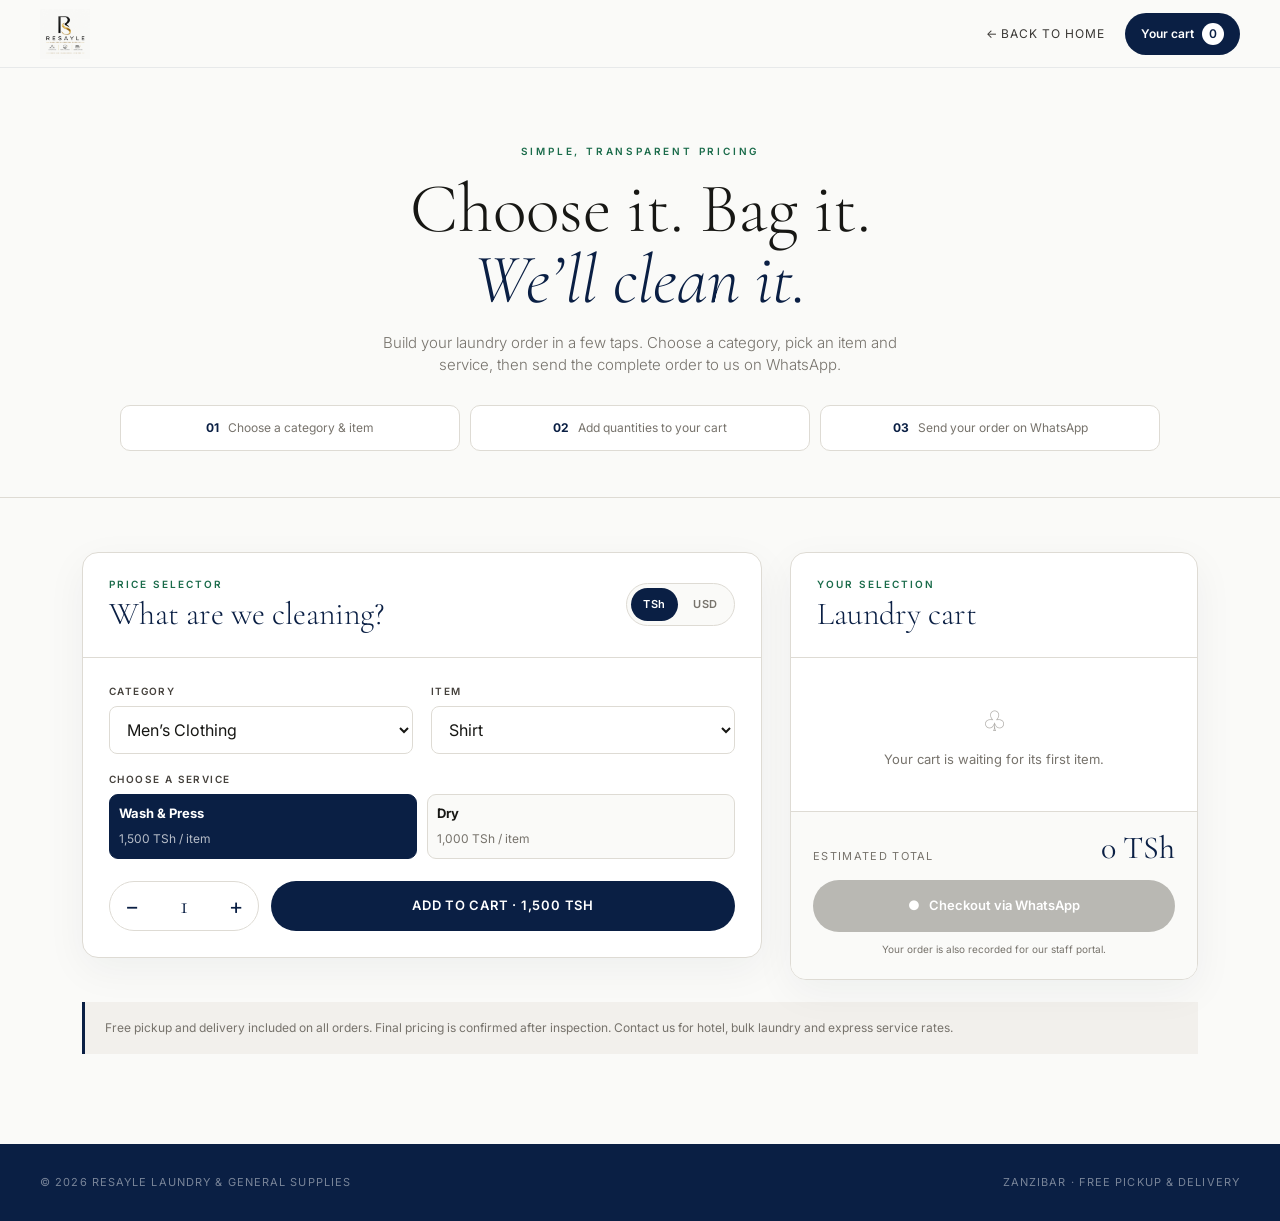
<file: pages/pricing.html>
<!DOCTYPE html>
<html lang="en">
<head>
<meta charset="UTF-8">
<meta name="viewport" content="width=device-width, initial-scale=1.0">
<title>Pricing &amp; Order — RESAYLE Laundry & General Supplies</title>
<link rel="preconnect" href="https://fonts.googleapis.com">
<link rel="preconnect" href="https://fonts.gstatic.com" crossorigin>
<link href="https://fonts.googleapis.com/css2?family=Cormorant+Garamond:ital,wght@0,300;0,400;0,500;1,300&family=Inter:wght@300;400;500;600&display=swap" rel="stylesheet">
<style>
  *,*::before,*::after{box-sizing:border-box;margin:0;padding:0}
  :root{--navy:#0a1f44;--navy-2:#122b5c;--green:#1a6b4a;--wa:#25d366;--ink:#171714;--muted:#77736c;--line:#dedbd4;--soft:#f2f0ec;--paper:#fafaf8;--white:#fff;--danger:#b83a35}
  html{scroll-behavior:smooth}
  body{font-family:Inter,sans-serif;background:var(--paper);color:var(--ink);line-height:1.5;-webkit-font-smoothing:antialiased}
  button,input,select,textarea{font:inherit}
  button{cursor:pointer}
  nav{position:sticky;top:0;z-index:50;height:68px;padding:0 40px;display:flex;align-items:center;justify-content:space-between;background:rgba(250,250,248,.94);backdrop-filter:blur(18px);border-bottom:1px solid rgba(10,31,68,.08)}
  .logo img{height:50px;width:auto;display:block;mix-blend-mode:multiply}
  .nav-links{display:flex;align-items:center;gap:20px}
  .back{font-size:12px;letter-spacing:.08em;text-transform:uppercase;text-decoration:none;color:#3a3835}
  .cart-jump{border:0;border-radius:999px;background:var(--navy);color:#fff;padding:10px 16px;font-size:12px;font-weight:600;display:flex;align-items:center;gap:8px}
  .cart-count{display:grid;place-items:center;min-width:22px;height:22px;padding:0 6px;border-radius:99px;background:#fff;color:var(--navy)}
  .hero{padding:76px 24px 46px;text-align:center;border-bottom:1px solid var(--line)}
  .eyebrow{display:block;margin-bottom:14px;color:var(--green);font-size:10px;font-weight:600;letter-spacing:.28em;text-transform:uppercase}
  h1,h2{font-family:"Cormorant Garamond",serif;font-weight:300}
  h1{font-size:clamp(42px,6vw,70px);line-height:1.02;margin-bottom:16px}
  h1 em{color:var(--navy);font-weight:300}
  .hero p{max-width:570px;margin:auto;color:var(--muted);font-size:15px;font-weight:300}
  .steps{max-width:1040px;margin:28px auto 0;display:grid;grid-template-columns:repeat(3,1fr);gap:10px}
  .step{padding:13px 16px;background:#fff;border:1px solid var(--line);border-radius:10px;font-size:12px;color:var(--muted)}
  .step b{color:var(--navy);margin-right:6px}
  main{max-width:1180px;margin:0 auto;padding:54px 32px 90px}
  .order-layout{display:grid;grid-template-columns:minmax(0,1.25fr) minmax(330px,.75fr);gap:28px;align-items:start}
  .panel{background:#fff;border:1px solid var(--line);border-radius:16px;box-shadow:0 12px 40px rgba(10,31,68,.05);overflow:hidden}
  .panel-head{padding:24px 26px;border-bottom:1px solid var(--line)}
  .panel-head-row{display:flex;align-items:center;justify-content:space-between;gap:18px}
  .panel-kicker{font-size:10px;font-weight:600;letter-spacing:.2em;text-transform:uppercase;color:var(--green);margin-bottom:4px}
  .panel h2{font-size:32px;line-height:1.15;color:var(--navy)}
  .picker-body{padding:26px}
  .form-grid{display:grid;grid-template-columns:1fr 1fr;gap:18px}
  .field{display:flex;flex-direction:column;gap:7px}
  .field.full{grid-column:1/-1}
  label{font-size:10px;font-weight:600;letter-spacing:.14em;text-transform:uppercase;color:#45413c}
  select,input,textarea{width:100%;min-height:48px;border:1px solid var(--line);border-radius:8px;background:#fff;color:var(--ink);padding:11px 13px;outline:0;transition:.2s}
  select:focus,input:focus,textarea:focus{border-color:var(--navy);box-shadow:0 0 0 3px rgba(10,31,68,.07)}
  textarea{resize:vertical;min-height:84px}
  .service-options{display:grid;grid-template-columns:1fr 1fr;gap:10px}
  .service-btn{min-height:64px;border:1px solid var(--line);border-radius:9px;background:var(--paper);color:var(--muted);padding:9px;text-align:left;transition:.2s}
  .service-btn strong{display:block;color:var(--ink);font-size:13px;margin-bottom:2px}
  .service-btn span{font-size:12px}
  .service-btn.active{background:var(--navy);border-color:var(--navy);color:rgba(255,255,255,.7)}
  .service-btn.active strong{color:#fff}
  .service-btn:disabled{opacity:.38;cursor:not-allowed}
  .currency-switch{display:flex;align-items:center;gap:3px;padding:4px;border:1px solid var(--line);border-radius:999px;background:var(--paper);flex-shrink:0}
  .currency-btn{border:0;border-radius:999px;background:transparent;color:var(--muted);padding:8px 12px;font-size:11px;font-weight:600;letter-spacing:.06em}
  .currency-btn.active{background:var(--navy);color:#fff}
  .qty-add{display:grid;grid-template-columns:150px 1fr;gap:12px;margin-top:22px}
  .qty-control{height:50px;border:1px solid var(--line);border-radius:999px;display:grid;grid-template-columns:44px 1fr 44px;align-items:center;text-align:center}
  .qty-control button{height:44px;border:0;background:none;color:var(--navy);font-size:22px}
  #quantity{font-family:"Cormorant Garamond",serif;font-size:25px;color:var(--navy)}
  .add-btn{border:0;border-radius:999px;background:var(--navy);color:#fff;font-size:13px;font-weight:600;letter-spacing:.06em;text-transform:uppercase;transition:.2s}
  .add-btn:hover{background:var(--navy-2);transform:translateY(-1px)}
  .cart-panel{position:sticky;top:88px}
  .cart-list{padding:0 22px;max-height:355px;overflow:auto}
  .empty{padding:42px 12px;text-align:center;color:var(--muted);font-size:13px}
  .empty-icon{display:block;font-size:28px;margin-bottom:8px;opacity:.6}
  .cart-item{padding:17px 0;border-bottom:1px solid var(--soft);display:grid;grid-template-columns:1fr auto;gap:12px}
  .cart-name{font-size:14px;font-weight:500;margin-bottom:3px}
  .cart-meta{font-size:11px;color:var(--muted)}
  .cart-price{text-align:right;color:var(--navy);font-family:"Cormorant Garamond",serif;font-size:19px;white-space:nowrap}
  .cart-actions{display:flex;justify-content:flex-end;align-items:center;gap:5px;margin-top:7px}
  .cart-actions button{width:27px;height:27px;border:1px solid var(--line);border-radius:50%;background:#fff;color:var(--navy)}
  .cart-actions .remove{border:0;width:auto;margin-left:4px;color:var(--danger);font:500 10px Inter,sans-serif;text-transform:uppercase;letter-spacing:.06em}
  .cart-footer{padding:20px 22px 22px;border-top:1px solid var(--line);background:var(--paper)}
  .total-row{display:flex;align-items:end;justify-content:space-between;margin-bottom:16px}
  .total-row span:first-child{font-size:11px;letter-spacing:.12em;text-transform:uppercase;color:var(--muted)}
  .total{font-family:"Cormorant Garamond",serif;font-size:32px;color:var(--navy);line-height:1}
  .total small{font:500 10px Inter,sans-serif;color:var(--muted)}
  .checkout-btn{width:100%;min-height:52px;border:0;border-radius:999px;background:var(--wa);color:#fff;font-size:13px;font-weight:600;display:flex;justify-content:center;align-items:center;gap:9px}
  .checkout-btn:disabled{background:#b9b8b3;cursor:not-allowed}
  .checkout-note{text-align:center;color:var(--muted);font-size:10px;margin-top:10px}
  dialog{width:min(560px,calc(100% - 28px));max-height:90vh;margin:auto;border:0;border-radius:18px;padding:0;box-shadow:0 28px 80px rgba(10,31,68,.26);color:var(--ink)}
  dialog::backdrop{background:rgba(10,31,68,.55);backdrop-filter:blur(4px)}
  .checkout-head{padding:24px 26px;border-bottom:1px solid var(--line);display:flex;align-items:start;justify-content:space-between;gap:16px}
  .checkout-head h2{font-size:30px;color:var(--navy)}
  .close{width:38px;height:38px;border:1px solid var(--line);border-radius:50%;background:#fff;color:var(--muted);font-size:20px}
  .checkout-form{padding:24px 26px 26px;display:grid;grid-template-columns:1fr 1fr;gap:16px}
  .modal-total{grid-column:1/-1;display:flex;justify-content:space-between;padding:15px 0;border-top:1px solid var(--line);font-size:14px}
  .modal-total strong{font-size:20px;color:var(--navy)}
  .send-btn{grid-column:1/-1;min-height:53px;border:0;border-radius:999px;background:var(--wa);color:#fff;font-weight:600}
  .send-btn:disabled{opacity:.65}
  .status{grid-column:1/-1;font-size:12px;text-align:center;color:var(--green);min-height:18px}
  .note{max-width:1180px;margin:22px auto 0;padding:17px 20px;border-left:3px solid var(--navy);background:var(--soft);font-size:12px;color:var(--muted)}
  footer{background:var(--navy);color:rgba(255,255,255,.45);padding:30px 40px;display:flex;justify-content:space-between;font-size:11px;letter-spacing:.1em;text-transform:uppercase}
  footer a{color:inherit;text-decoration:none}
  @media(max-width:850px){.order-layout{grid-template-columns:1fr}.cart-panel{position:static}.steps{grid-template-columns:1fr}.hero{padding-top:52px}.cart-list{max-height:none}}
  @media(max-width:600px){nav{height:62px;padding:0 16px}.logo img{height:44px}.back{display:none}.hero{padding:42px 20px 35px}.hero p{font-size:14px}main{padding:32px 14px 65px}.panel-head,.picker-body{padding:20px}.panel-head-row{align-items:flex-start}.form-grid,.checkout-form{grid-template-columns:1fr}.field.full,.modal-total,.send-btn,.status{grid-column:1}.qty-add{grid-template-columns:124px 1fr}.service-options{grid-template-columns:1fr}.service-btn{min-height:58px}.checkout-head,.checkout-form{padding:20px}footer{padding:26px 20px;display:block;text-align:center}footer a{display:block;margin-top:10px}}
</style>
</head>
<body>
<nav>
  <a class="logo" href="../index.html" aria-label="RESAYLE Laundry home"><img src="../assets/logo/logo.webp" alt="RESAYLE Laundry" width="1254" height="1254" decoding="async"></a>
  <div class="nav-links"><a class="back" href="../index.html">← Back to home</a><button class="cart-jump" onclick="document.getElementById('cart-panel').scrollIntoView({behavior:'smooth'})">Your cart <span class="cart-count" id="nav-count">0</span></button></div>
</nav>

<header class="hero">
  <span class="eyebrow">Simple, transparent pricing</span>
  <h1>Choose it. Bag it.<br><em>We’ll clean it.</em></h1>
  <p>Build your laundry order in a few taps. Choose a category, pick an item and service, then send the complete order to us on WhatsApp.</p>
  <div class="steps"><div class="step"><b>01</b> Choose a category &amp; item</div><div class="step"><b>02</b> Add quantities to your cart</div><div class="step"><b>03</b> Send your order on WhatsApp</div></div>
</header>

<main>
  <div class="order-layout">
    <section class="panel" aria-labelledby="picker-title">
      <div class="panel-head panel-head-row"><div><div class="panel-kicker">Price selector</div><h2 id="picker-title">What are we cleaning?</h2></div><div class="currency-switch" role="group" aria-label="Display currency"><button class="currency-btn active" id="tzs-btn" type="button" data-currency="TZS" aria-pressed="true">TSh</button><button class="currency-btn" id="usd-btn" type="button" data-currency="USD" aria-pressed="false">USD</button></div></div>
      <div class="picker-body">
        <div class="form-grid">
          <div class="field"><label for="category">Category</label><select id="category"></select></div>
          <div class="field"><label for="item">Item</label><select id="item"></select></div>
          <div class="field full"><label id="service-label">Choose a service</label><div class="service-options" role="group" aria-labelledby="service-label"><button class="service-btn active" id="wash-btn" type="button" data-service="washPress" aria-pressed="true"><strong>Wash &amp; Press</strong><span id="wash-price">—</span></button><button class="service-btn" id="dry-btn" type="button" data-service="dryOnly" aria-pressed="false"><strong>Dry</strong><span id="dry-price">—</span></button></div></div>
        </div>
        <div class="qty-add"><div class="qty-control" aria-label="Quantity"><button type="button" id="minus" aria-label="Decrease quantity">−</button><span id="quantity">1</span><button type="button" id="plus" aria-label="Increase quantity">+</button></div><button class="add-btn" type="button" id="add-btn">Add to cart · <span id="add-price">—</span></button></div>
      </div>
    </section>

    <aside class="panel cart-panel" id="cart-panel" aria-labelledby="cart-title">
      <div class="panel-head"><div class="panel-kicker">Your selection</div><h2 id="cart-title">Laundry cart</h2></div>
      <div class="cart-list" id="cart-list"></div>
      <div class="cart-footer"><div class="total-row"><span>Estimated total</span><div class="total" id="total">0 <small>TZS</small></div></div><button class="checkout-btn" id="checkout-btn" type="button" disabled><span aria-hidden="true">●</span> Checkout via WhatsApp</button><p class="checkout-note">Your order is also recorded for our staff portal.</p></div>
    </aside>
  </div>
  <div class="note">Free pickup and delivery included on all orders. Final pricing is confirmed after inspection. Contact us for hotel, bulk laundry and express service rates.</div>
</main>

<dialog id="checkout-dialog">
  <div class="checkout-head"><div><div class="panel-kicker">One last step</div><h2>Where should we collect?</h2></div><button class="close" type="button" id="close-dialog" aria-label="Close">×</button></div>
  <form class="checkout-form" id="checkout-form">
    <div class="field"><label for="customer-name">Your name</label><input id="customer-name" name="name" autocomplete="name" required placeholder="Full name"></div>
    <div class="field"><label for="customer-phone">WhatsApp number</label><input id="customer-phone" name="phone" type="tel" inputmode="tel" autocomplete="tel" required placeholder="e.g. 0712 345 678"></div>
    <div class="field full"><label for="customer-branch">Laundry branch</label><select id="customer-branch" name="branch" required><option value="">Choose the nearest branch…</option></select></div>
    <div class="field full"><label for="pickup-location">Pickup location</label><input id="pickup-location" name="location" autocomplete="street-address" required placeholder="Hotel, area or full address"></div>
    <div class="field full"><label for="customer-notes">Pickup notes (optional)</label><textarea id="customer-notes" name="notes" placeholder="Preferred time, room number, special instructions…"></textarea></div>
    <div class="modal-total"><span>Order estimate</span><strong id="dialog-total">0 TZS</strong></div>
    <div class="status" id="checkout-status" role="status"></div>
    <button class="send-btn" id="send-btn" type="submit">Save order to continue</button>
  </form>
</dialog>

<footer><span>© 2026 RESAYLE Laundry &amp; General Supplies</span><a href="../index.html">Zanzibar · Free pickup &amp; delivery</a></footer>

<script src="../assets/js/config.js"></script>
<script>
// Keep the selector usable even if config.js is missing, stale or temporarily unavailable.
const SITE_CONFIG = window.YASSERS_CONFIG || {};
const ADMIN_SCRIPT_URL = SITE_CONFIG.APPS_SCRIPT_URL || 'PASTE_YOUR_GOOGLE_APPS_SCRIPT_WEB_APP_URL_HERE';
const WHATSAPP_NUMBER = SITE_CONFIG.WHATSAPP_NUMBER || '255713438485';
const USD_TO_TZS = Number(SITE_CONFIG.USD_TO_TZS) || 2600;
const BRANCHES = Array.isArray(SITE_CONFIG.BRANCHES) && SITE_CONFIG.BRANCHES.length
  ? SITE_CONFIG.BRANCHES
  : ['Nungwi — North Zanzibar (24/7)', 'Mbweni — Stone Town Area', 'Taveta — South Region'];
const FALLBACK_PRICE_LIST = [
  ['Shirt','Men’s Clothing',1500,1000],['T-Shirt','Men’s Clothing',1500,1000],['Jeans Trousers','Men’s Clothing',2000,1000],['Normal Trousers','Men’s Clothing',2000,1000],['Short Trousers','Men’s Clothing',1500,1000],['Pajamas','Men’s Clothing',2000,1500],['Training Suit','Men’s Clothing',2500,1500],['Overall','Men’s Clothing',3000,2000],['Overcoat','Men’s Clothing',4000,3000],['Bush Shirt','Men’s Clothing',2000,1500],['Sweater','Men’s Clothing',2000,1500],['Sports Jacket','Men’s Clothing',3000,2000],['Blazer','Men’s Clothing',4000,3000],['2 Piece Full Suit','Men’s Clothing',6000,5000],['3 Piece Full Suit','Men’s Clothing',8000,6000],['Kofia','Men’s Clothing',1000,500],['Seruni','Men’s Clothing',1500,1000],['Scarf','Men’s Clothing',1000,800],['Kandura','Men’s Clothing',2500,2000],['Safari Suit','Men’s Clothing',3500,2500],['Pants','Men’s Clothing',1500,1000],['Suit Trousers','Men’s Clothing',2500,2000],['Socks','Men’s Clothing',500,null],['Vest','Men’s Clothing',1000,500],['Punjabi Suit','Men’s Clothing',3000,2000],['Vest (Kizibao)','Men’s Clothing',1000,500],['Tie','Men’s Clothing',1000,800],['Cap','Men’s Clothing',1000,500],['Underwear','Men’s Clothing',500,null],['Boxer','Men’s Clothing',500,null],['Sports Trousers','Men’s Clothing',1500,1000],
  ['Plain Blouse','Women’s Clothing',1500,1000],['Kanga','Women’s Clothing',1000,500],['Jeans Skirt','Women’s Clothing',2000,1500],['Plain Dress','Women’s Clothing',2000,1500],['Night Dress','Women’s Clothing',2000,1500],['Abaya','Women’s Clothing',3000,2500],['Burqa','Women’s Clothing',3000,2500],['Hijab','Women’s Clothing',1000,800],['Hijab with Stones','Women’s Clothing',2000,1500],['Punjabi Suit','Women’s Clothing',3000,2000],['Ladies Suit','Women’s Clothing',4000,3000],['Slip','Women’s Clothing',1000,800],['Swimsuit','Women’s Clothing',1500,1000],['Camisole','Women’s Clothing',1000,500],['Special Dress','Women’s Clothing',5000,4000],
  ['Napkin','Hotel & Hospitality',500,300],['Duvet','Hotel & Hospitality',5000,4000],['Bath Towel Medium','Hotel & Hospitality',2000,1500],['Bath Towel Large','Hotel & Hospitality',2500,2000],['Face Towel','Hotel & Hospitality',500,null],['Hand Towel','Hotel & Hospitality',1000,500],['Bathrobe','Hotel & Hospitality',3000,2500],['Pillow Cover','Hotel & Hospitality',1000,500],['Heavy Pillow Cover','Hotel & Hospitality',1500,1000],['Decorated Pillow Cover','Hotel & Hospitality',2000,1500],['Single Bedsheet','Hotel & Hospitality',2500,2000],['Double Bedsheet','Hotel & Hospitality',3500,3000],['Mosquito Net','Hotel & Hospitality',3000,null],['Single Blanket','Hotel & Hospitality',4000,3000],['Double Blanket','Hotel & Hospitality',6000,5000],['Heavy Curtains','Hotel & Hospitality',5000,4000],['Light Curtains','Hotel & Hospitality',3000,2500],['Pillow','Hotel & Hospitality',3000,2000],
  ['Door Mat','Household & Specialty',2000,null],['Sofa Seat Cover','Household & Specialty',3000,2500],['Bags','Household & Specialty',2000,1500],['Shoes','Household & Specialty',3000,null]
].map(([item,category,washPress,dryOnly])=>({item,category,washPress,dryOnly}));
let PRICE_LIST = FALLBACK_PRICE_LIST;

const categoryEl=document.getElementById('category'),itemEl=document.getElementById('item');
const washBtn=document.getElementById('wash-btn'),dryBtn=document.getElementById('dry-btn');
let service='washPress',quantity=1,cart=[],currency='TZS';
let pickerReady=false;
const money=n=>Number(n).toLocaleString('en-US');
const displayAmount=tzs=>currency==='USD' ? `US$${(Number(tzs)/USD_TO_TZS).toFixed(2)}` : `${money(tzs)} TSh`;
const currentItem=()=>PRICE_LIST.find(x=>x.category===categoryEl.value&&x.item===itemEl.value);
BRANCHES.forEach(branch=>document.getElementById('customer-branch').add(new Option(branch,branch)));

function initPicker(){
  if(!pickerReady){
    categoryEl.addEventListener('change',()=>populateItems());
    itemEl.addEventListener('change',updatePicker);
    [washBtn,dryBtn].forEach(btn=>btn.addEventListener('click',()=>{if(btn.disabled)return;service=btn.dataset.service;updatePicker()}));
    document.querySelectorAll('.currency-btn').forEach(btn=>btn.addEventListener('click',()=>{currency=btn.dataset.currency;renderCurrency()}));
    document.getElementById('minus').onclick=()=>{quantity=Math.max(1,quantity-1);updatePicker()};
    document.getElementById('plus').onclick=()=>{quantity=Math.min(99,quantity+1);updatePicker()};
    document.getElementById('add-btn').onclick=addToCart;
    pickerReady=true;
  }
  rebuildPicker();
  renderCart();
}

function rebuildPicker(preferredCategory=categoryEl.value,preferredItem=itemEl.value){
  const categories=[...new Set(PRICE_LIST.map(x=>x.category))];
  categoryEl.innerHTML='';
  categories.forEach(cat=>categoryEl.add(new Option(cat,cat)));
  if(categories.includes(preferredCategory))categoryEl.value=preferredCategory;
  populateItems(preferredItem);
}

async function loadPriceList(){
  // Render the built-in catalogue first; never make the customer wait for Sheets.
  initPicker();
  if(ADMIN_SCRIPT_URL!=='PASTE_YOUR_GOOGLE_APPS_SCRIPT_WEB_APP_URL_HERE'){
    const controller=new AbortController();
    const timeout=setTimeout(()=>controller.abort(),5000);
    try{
      const response=await fetch(`${ADMIN_SCRIPT_URL}?action=getPrices`,{signal:controller.signal});
      if(!response.ok)throw new Error(`Price request failed: ${response.status}`);
      const data=await response.json();
      if(data.prices&&data.prices.length){
        const selectedCategory=categoryEl.value,selectedItem=itemEl.value;
        const sheetPrices=data.prices.map(row=>({
          item:row.item,
          category:row.category,
          washPress:Number(String(row.washPress).replace(/,/g,'')),
          dryOnly:row.dryOnly===''||row.dryOnly==null?null:Number(String(row.dryOnly).replace(/,/g,''))
        })).filter(row=>row.item&&row.category&&row.washPress);
        if(sheetPrices.length){
          PRICE_LIST=sheetPrices;
          rebuildPicker(selectedCategory,selectedItem);
        }
      }
    }catch(error){console.warn('Using the built-in price list while Google Sheets is unavailable.');}
    finally{clearTimeout(timeout);}
  }
}
function populateItems(preferredItem=''){
  const items=PRICE_LIST.filter(x=>x.category===categoryEl.value);
  itemEl.innerHTML='';
  items.forEach(x=>itemEl.add(new Option(x.item,x.item)));
  if(items.some(x=>x.item===preferredItem))itemEl.value=preferredItem;
  service='washPress';updatePicker();
}
function updatePicker(){
  const item=currentItem(); if(!item)return;
  if(service==='dryOnly'&&!item.dryOnly)service='washPress';
  washBtn.classList.toggle('active',service==='washPress');dryBtn.classList.toggle('active',service==='dryOnly');dryBtn.disabled=!item.dryOnly;
  washBtn.setAttribute('aria-pressed',service==='washPress');dryBtn.setAttribute('aria-pressed',service==='dryOnly');
  document.getElementById('wash-price').textContent=`${displayAmount(item.washPress)} / item`;
  document.getElementById('dry-price').textContent=item.dryOnly?`${displayAmount(item.dryOnly)} / item`:'Not available for this item';
  document.getElementById('quantity').textContent=quantity;
  document.getElementById('add-price').textContent=displayAmount(item[service]*quantity);
}
function renderCurrency(){
  document.querySelectorAll('.currency-btn').forEach(btn=>{const active=btn.dataset.currency===currency;btn.classList.toggle('active',active);btn.setAttribute('aria-pressed',active)});
  updatePicker();renderCart();
}
function addToCart(){
  const item=currentItem(),key=`${item.category}|${item.item}|${service}`,existing=cart.find(x=>x.key===key);
  if(existing)existing.qty+=quantity;else cart.push({key,item:item.item,category:item.category,service,unitPrice:item[service],qty:quantity});
  quantity=1;updatePicker();renderCart();document.getElementById('cart-panel').scrollIntoView({behavior:'smooth',block:'nearest'});
}
function changeCart(key,delta){const row=cart.find(x=>x.key===key);if(!row)return;row.qty+=delta;if(row.qty<=0)cart=cart.filter(x=>x.key!==key);renderCart()}
function cartTotal(){return cart.reduce((sum,x)=>sum+x.unitPrice*x.qty,0)}
function renderCart(){
  const list=document.getElementById('cart-list'),count=cart.reduce((sum,x)=>sum+x.qty,0);
  document.getElementById('nav-count').textContent=count;document.getElementById('total').textContent=displayAmount(cartTotal());document.getElementById('checkout-btn').disabled=!cart.length;
  if(!cart.length){list.innerHTML='<div class="empty"><span class="empty-icon">♧</span>Your cart is waiting for its first item.</div>';return}
  list.innerHTML=cart.map(x=>`<div class="cart-item"><div><div class="cart-name">${x.qty}× ${x.item}</div><div class="cart-meta">${x.service==='washPress'?'Wash &amp; Press':'Dry'} · ${displayAmount(x.unitPrice)} each</div></div><div><div class="cart-price">${displayAmount(x.unitPrice*x.qty)}</div><div class="cart-actions"><button type="button" aria-label="Decrease" onclick="changeCart('${x.key.replace(/'/g,"\\'")}',-1)">−</button><button type="button" aria-label="Increase" onclick="changeCart('${x.key.replace(/'/g,"\\'")}',1)">+</button><button class="remove" type="button" onclick="changeCart('${x.key.replace(/'/g,"\\'")}',-${x.qty})">Remove</button></div></div></div>`).join('');
}

const dialog=document.getElementById('checkout-dialog');
document.getElementById('checkout-btn').onclick=()=>{document.getElementById('dialog-total').textContent=displayAmount(cartTotal());dialog.showModal()};
document.getElementById('close-dialog').onclick=()=>dialog.close();
dialog.addEventListener('click',e=>{if(e.target===dialog)dialog.close()});
document.getElementById('checkout-form').addEventListener('submit',submitOrder);

async function submitOrder(e){
  e.preventDefault(); if(!cart.length)return;
  const sendBtn=document.getElementById('send-btn'),status=document.getElementById('checkout-status');
  sendBtn.disabled=true;sendBtn.textContent='Saving to Google Sheets…';status.textContent='';status.style.color='var(--green)';
  const now=new Date(),orderId=`YL-${now.getFullYear()}-${String(Date.now()).slice(-6)}`;
  const items=cart.map(x=>({item:x.item,category:x.category,qty:x.qty,service:x.service==='washPress'?'Wash & Press':'Dry',unitPrice:x.unitPrice,subtotal:x.qty*x.unitPrice}));
  const orderTotal=cartTotal(),selectedCurrency=currency;
  const formatOrderAmount=tzs=>selectedCurrency==='USD'?`US$${(Number(tzs)/USD_TO_TZS).toFixed(2)}`:`${money(tzs)} TSh`;
  const order={orderId,customerName:document.getElementById('customer-name').value.trim(),phone:document.getElementById('customer-phone').value.trim(),branch:document.getElementById('customer-branch').value,pickupLocation:document.getElementById('pickup-location').value.trim(),notes:document.getElementById('customer-notes').value.trim(),dateReceived:now.toISOString().split('T')[0],createdAt:now.toISOString(),items,total:orderTotal,currency:selectedCurrency,quotedTotal:selectedCurrency==='USD'?Number((orderTotal/USD_TO_TZS).toFixed(2)):orderTotal,status:'Received',source:'Website Checkout',serviceType:'Mixed laundry'};
  const lines=items.map(x=>`• ${x.qty}x ${x.item} — ${x.service} (${formatOrderAmount(x.subtotal)})`).join('\n');
  const message=`Hello RESAYLE Laundry, I would like to place an order.\n\nOrder: ${orderId}\nName: ${order.customerName}\nPhone: ${order.phone}\nBranch: ${order.branch}\nPickup: ${order.pickupLocation}\n\n${lines}\n\nEstimated total: ${formatOrderAmount(order.total)}${selectedCurrency==='USD'?` (rate: 1 USD = ${money(USD_TO_TZS)} TSh)`:''}${order.notes?`\nNotes: ${order.notes}`:''}\n\nPlease confirm my pickup. Thank you.`;

  try{
    if(ADMIN_SCRIPT_URL==='PASTE_YOUR_GOOGLE_APPS_SCRIPT_WEB_APP_URL_HERE')throw new Error('Google Sheets is not connected yet.');
    const controller=new AbortController();
    const timeout=setTimeout(()=>controller.abort(),12000);
    let response;
    try{
      response=await fetch(ADMIN_SCRIPT_URL,{method:'POST',redirect:'follow',headers:{'Content-Type':'text/plain;charset=utf-8'},body:JSON.stringify({action:'customerOrder',...order}),signal:controller.signal});
    }finally{clearTimeout(timeout);}
    if(!response.ok)throw new Error(`Order save failed: ${response.status}`);
    const result=await response.json();
    if(!result.success)throw new Error(result.error||'Google Sheets did not confirm the order.');

    try{const saved=JSON.parse(localStorage.getItem('yassersCustomerOrders')||'[]');saved.unshift(order);localStorage.setItem('yassersCustomerOrders',JSON.stringify(saved.slice(0,100)))}catch(error){}
    cart=[];quantity=1;renderCart();
    status.textContent=`Order ${orderId} is saved and available in the staff portal. Tap below to finish on WhatsApp.`;
    sendBtn.disabled=false;sendBtn.type='button';sendBtn.textContent='Submit via WhatsApp';
    sendBtn.onclick=()=>{
      window.open(`https://wa.me/${WHATSAPP_NUMBER}?text=${encodeURIComponent(message)}`,'_blank','noopener');
      dialog.close();e.target.reset();
      sendBtn.onclick=null;sendBtn.type='submit';sendBtn.textContent='Save order to continue';
    };
  }catch(error){
    status.style.color='var(--danger)';
    status.textContent=error.name==='AbortError'
      ? 'The connection timed out. Please retry so your order reaches our staff.'
      : error.message==='Google Sheets is not connected yet.'
        ? error.message
        : 'We could not save the order to Google Sheets. Please retry before continuing to WhatsApp.';
    sendBtn.disabled=false;sendBtn.textContent='Retry saving order';
  }
}
loadPriceList();
</script>
</body>
</html>
</file>
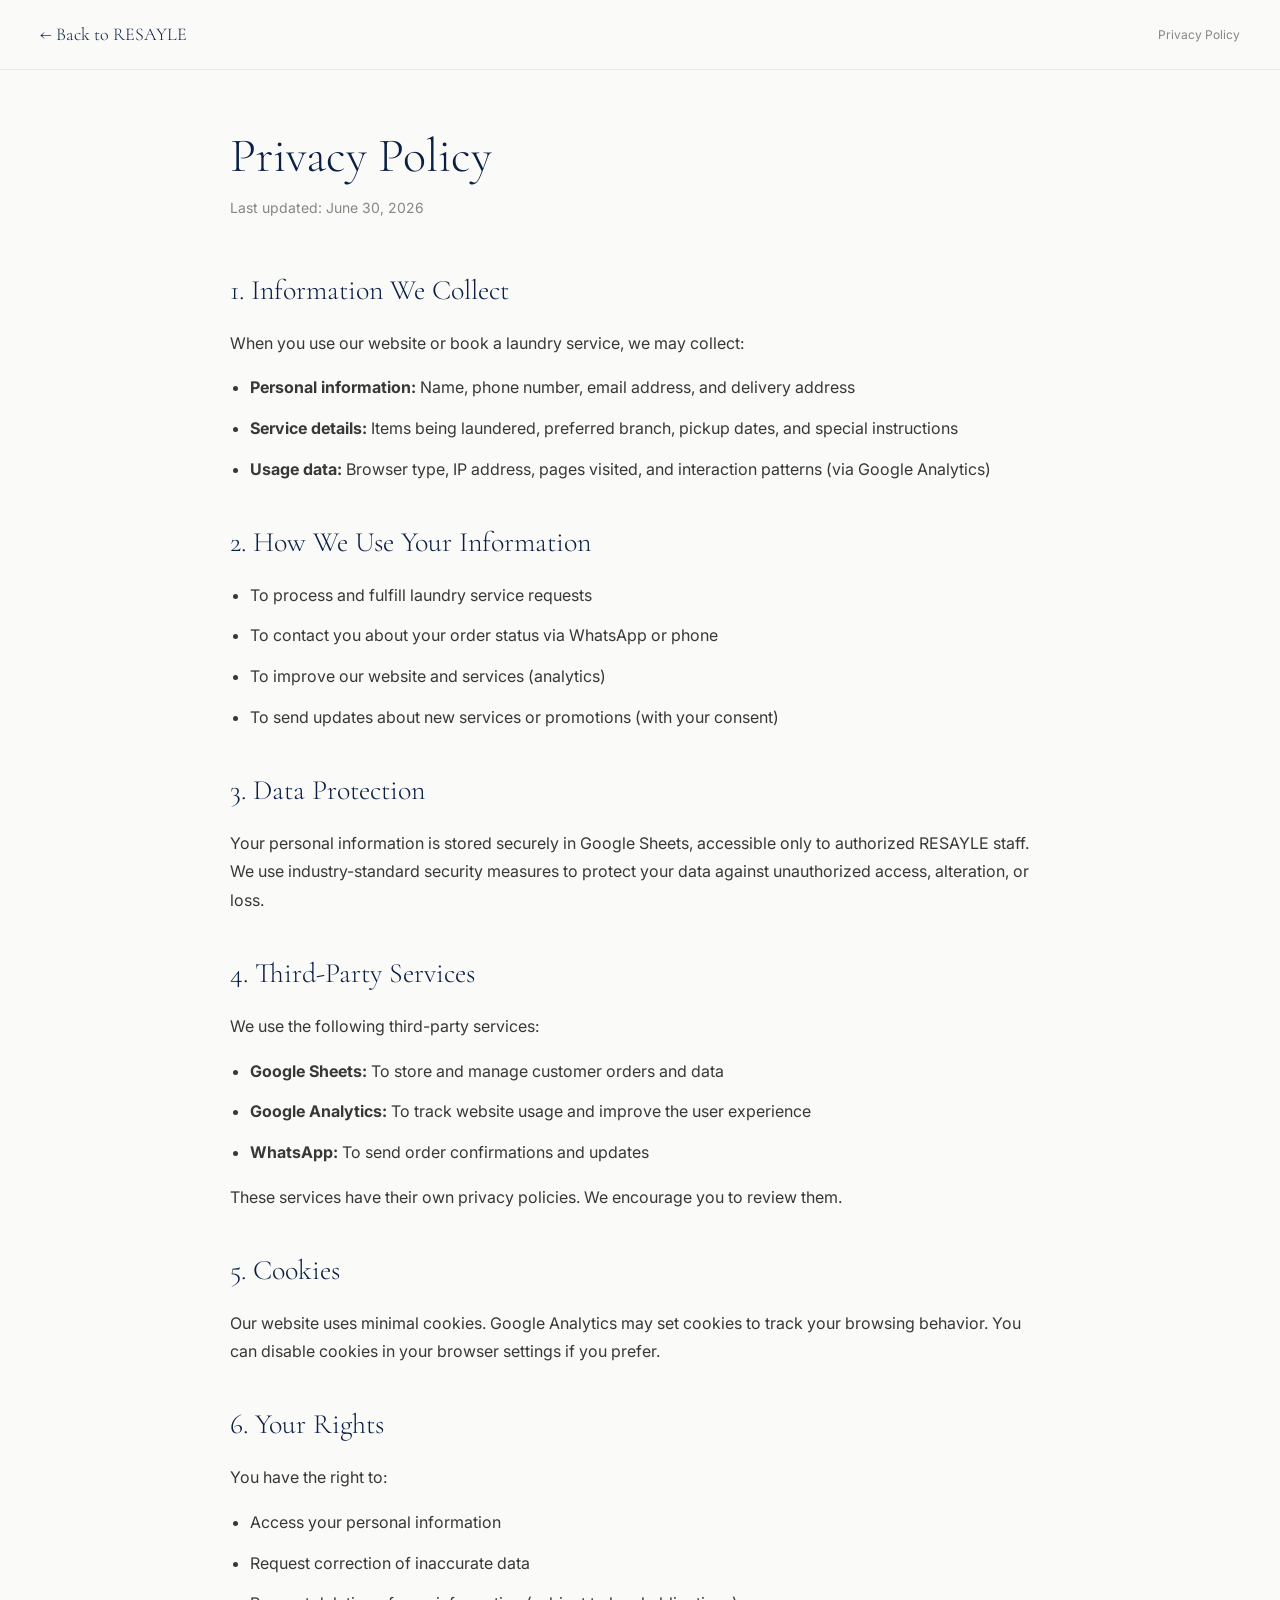
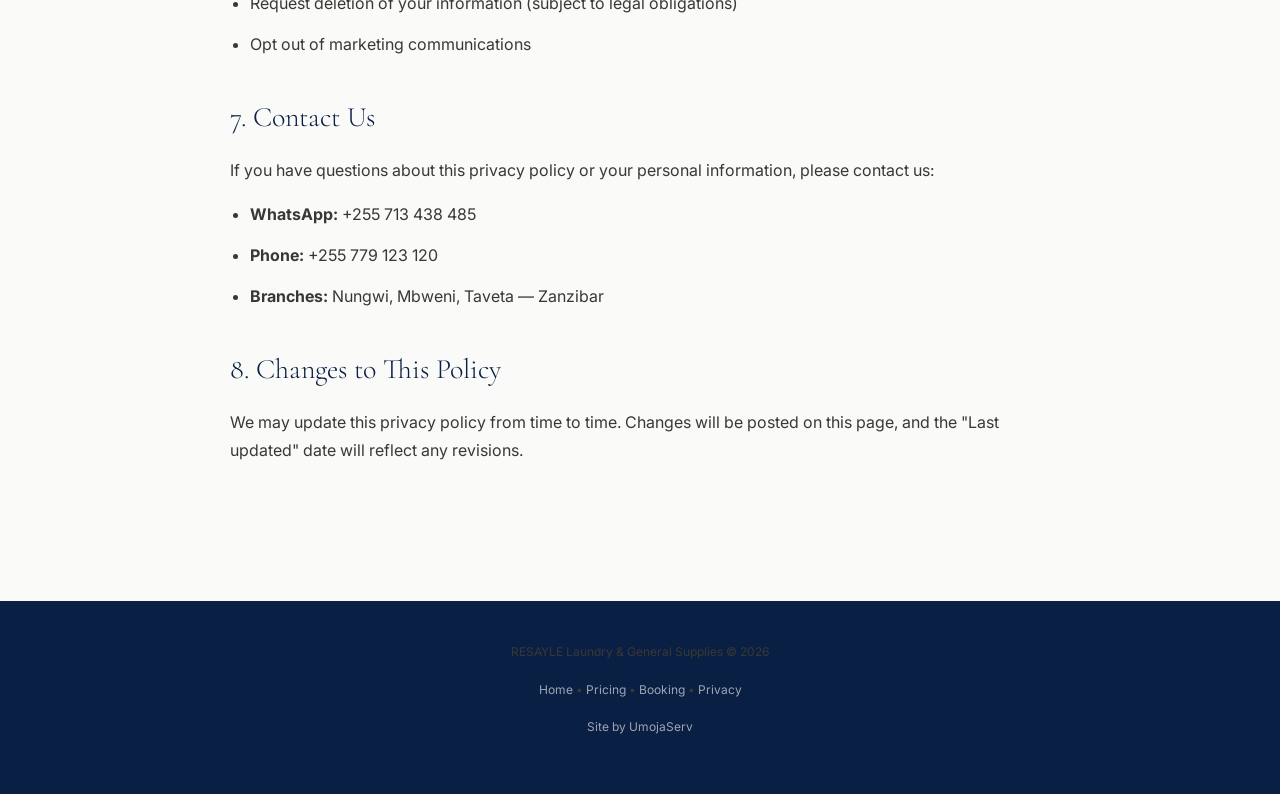
<file: pages/privacy-policy.html>
<!DOCTYPE html>
<html lang="en">
<head>
<meta charset="UTF-8">
<meta name="viewport" content="width=device-width, initial-scale=1.0">
<title>Privacy Policy — RESAYLE Laundry & General Supplies</title>
<meta name="description" content="Privacy policy for RESAYLE Laundry & General Supplies. Learn how we protect your personal information.">
<link rel="preconnect" href="https://fonts.googleapis.com">
<link rel="preconnect" href="https://fonts.gstatic.com" crossorigin>
<link href="https://fonts.googleapis.com/css2?family=Inter:wght@300;400;500&display=swap" rel="stylesheet">
<link rel="preload" href="https://fonts.googleapis.com/css2?family=Cormorant+Garamond:ital,wght@0,300;0,400;0,500;1,300;1,400&display=swap" as="style" onload="this.onload=null;this.rel='stylesheet'">
<noscript><link rel="stylesheet" href="https://fonts.googleapis.com/css2?family=Cormorant+Garamond:ital,wght@0,300;0,400;0,500;1,300;1,400&display=swap"></noscript>
<style>
  * { margin: 0; padding: 0; box-sizing: border-box; }
  :root {
    --navy: #0A1F44;
    --green: #1A6B4A;
    --off-white: #FAFAF8;
    --gray-500: #8A8680;
    --gray-700: #3A3835;
    --text: #1A1A18;
  }
  html { scroll-behavior: smooth; }
  body {
    font-family: 'Inter', sans-serif;
    background: var(--off-white);
    color: var(--text);
    font-size: 16px;
    line-height: 1.6;
    -webkit-font-smoothing: antialiased;
  }

  nav {
    position: sticky;
    top: 0;
    z-index: 100;
    background: rgba(250,250,248,0.98);
    border-bottom: 0.5px solid rgba(10,31,68,0.08);
    padding: 20px 40px;
    display: flex;
    align-items: center;
    justify-content: space-between;
  }

  nav a {
    font-family: 'Cormorant Garamond', serif;
    font-size: 18px;
    font-weight: 300;
    color: var(--navy);
    text-decoration: none;
    transition: opacity 0.2s;
  }

  nav a:hover { opacity: 0.7; }

  .container {
    max-width: 900px;
    margin: 0 auto;
    padding: 60px 40px;
  }

  h1 {
    font-family: 'Cormorant Garamond', serif;
    font-size: 48px;
    font-weight: 300;
    color: var(--navy);
    margin-bottom: 12px;
    line-height: 1.1;
  }

  .subtitle {
    color: var(--gray-500);
    margin-bottom: 48px;
    font-size: 14px;
  }

  h2 {
    font-family: 'Cormorant Garamond', serif;
    font-size: 28px;
    font-weight: 300;
    color: var(--navy);
    margin-top: 36px;
    margin-bottom: 16px;
  }

  p {
    margin-bottom: 16px;
    line-height: 1.8;
    color: var(--gray-700);
  }

  ul {
    margin-left: 20px;
    margin-bottom: 16px;
  }

  li {
    margin-bottom: 12px;
    color: var(--gray-700);
    line-height: 1.8;
  }

  footer {
    background: var(--navy);
    color: #fff;
    padding: 40px;
    text-align: center;
    margin-top: 60px;
    font-size: 12px;
  }

  footer a {
    color: rgba(255,255,255,0.6);
    text-decoration: none;
    transition: color 0.2s;
  }

  footer a:hover { color: #fff; }

  @media (max-width: 600px) {
    nav { padding: 16px 20px; flex-direction: column; gap: 12px; }
    .container { padding: 40px 20px; }
    h1 { font-size: 32px; }
    h2 { font-size: 22px; }
  }
</style>
</head>
<body>

<nav>
  <a href="../index.html">← Back to RESAYLE</a>
  <span style="font-size: 12px; color: var(--gray-500);">Privacy Policy</span>
</nav>

<div class="container">
  <h1>Privacy Policy</h1>
  <p class="subtitle">Last updated: June 30, 2026</p>

  <h2>1. Information We Collect</h2>
  <p>When you use our website or book a laundry service, we may collect:</p>
  <ul>
    <li><strong>Personal information:</strong> Name, phone number, email address, and delivery address</li>
    <li><strong>Service details:</strong> Items being laundered, preferred branch, pickup dates, and special instructions</li>
    <li><strong>Usage data:</strong> Browser type, IP address, pages visited, and interaction patterns (via Google Analytics)</li>
  </ul>

  <h2>2. How We Use Your Information</h2>
  <ul>
    <li>To process and fulfill laundry service requests</li>
    <li>To contact you about your order status via WhatsApp or phone</li>
    <li>To improve our website and services (analytics)</li>
    <li>To send updates about new services or promotions (with your consent)</li>
  </ul>

  <h2>3. Data Protection</h2>
  <p>Your personal information is stored securely in Google Sheets, accessible only to authorized RESAYLE staff. We use industry-standard security measures to protect your data against unauthorized access, alteration, or loss.</p>

  <h2>4. Third-Party Services</h2>
  <p>We use the following third-party services:</p>
  <ul>
    <li><strong>Google Sheets:</strong> To store and manage customer orders and data</li>
    <li><strong>Google Analytics:</strong> To track website usage and improve the user experience</li>
    <li><strong>WhatsApp:</strong> To send order confirmations and updates</li>
  </ul>
  <p>These services have their own privacy policies. We encourage you to review them.</p>

  <h2>5. Cookies</h2>
  <p>Our website uses minimal cookies. Google Analytics may set cookies to track your browsing behavior. You can disable cookies in your browser settings if you prefer.</p>

  <h2>6. Your Rights</h2>
  <p>You have the right to:</p>
  <ul>
    <li>Access your personal information</li>
    <li>Request correction of inaccurate data</li>
    <li>Request deletion of your information (subject to legal obligations)</li>
    <li>Opt out of marketing communications</li>
  </ul>

  <h2>7. Contact Us</h2>
  <p>If you have questions about this privacy policy or your personal information, please contact us:</p>
  <ul>
    <li><strong>WhatsApp:</strong> +255 713 438 485</li>
    <li><strong>Phone:</strong> +255 779 123 120</li>
    <li><strong>Branches:</strong> Nungwi, Mbweni, Taveta — Zanzibar</li>
  </ul>

  <h2>8. Changes to This Policy</h2>
  <p>We may update this privacy policy from time to time. Changes will be posted on this page, and the "Last updated" date will reflect any revisions.</p>
</div>

<footer>
  <p>RESAYLE Laundry & General Supplies © 2026</p>
  <p style="margin-top: 12px;">
    <a href="../index.html">Home</a> •
    <a href="../index.html#pricing">Pricing</a> •
    <a href="../index.html#booking">Booking</a> •
    <a href="privacy-policy.html">Privacy</a>
  </p>
  <p style="margin-top: 16px; color: rgba(255,255,255,0.3);">
    <a href="https://umojaserv.com/" target="_blank">Site by UmojaServ</a>
  </p>
</footer>

</body>
</html>
</file>
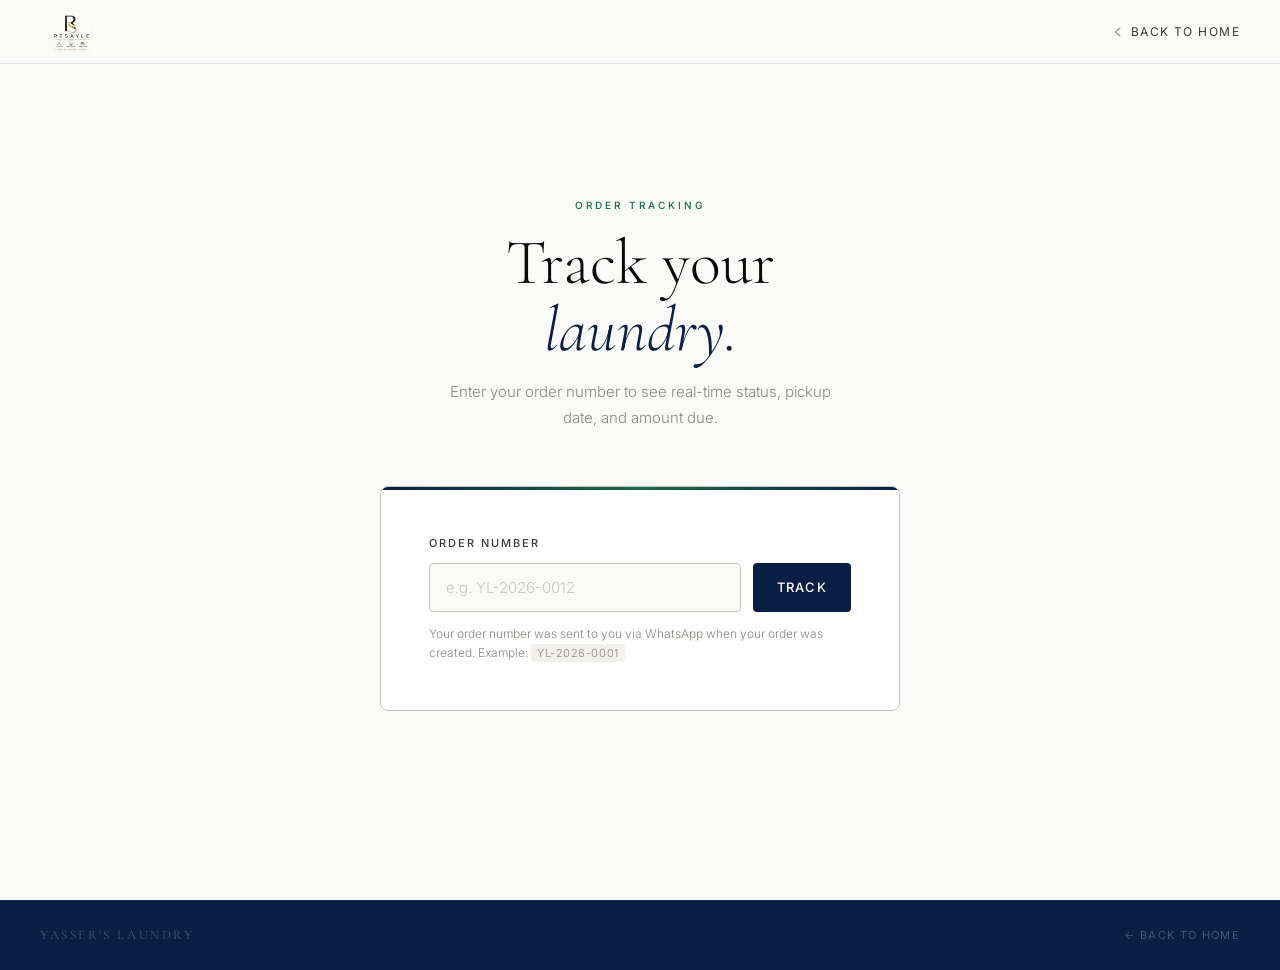
<file: pages/track.html>
<!DOCTYPE html>
<html lang="en">
<head>
<meta charset="UTF-8">
<meta name="viewport" content="width=device-width, initial-scale=1.0">
<title>Track Your Order — RESAYLE Laundry</title>
<link rel="preconnect" href="https://fonts.googleapis.com">
<link href="https://fonts.googleapis.com/css2?family=Cormorant+Garamond:ital,wght@0,300;0,400;0,500;1,300;1,400&family=Inter:wght@300;400;500&display=swap" rel="stylesheet">
<style>
  *, *::before, *::after { margin: 0; padding: 0; box-sizing: border-box; }
  :root {
    --navy: #0A1F44; --green: #1A6B4A; --gold: #B8952A;
    --black: #0A0A0A; --off-white: #FAFAF8; --gray-100: #F2F0EC;
    --gray-300: #C8C4BC; --gray-500: #8A8680; --gray-700: #3A3835;
    --text: #1A1A18; --wa: #25D366;
  }
  html { scroll-behavior: smooth; }
  body { font-family: 'Inter', sans-serif; background: var(--off-white); color: var(--text); font-size: 16px; line-height: 1.6; -webkit-font-smoothing: antialiased; min-height: 100vh; }

  nav {
    position: fixed; top: 0; left: 0; right: 0; z-index: 100;
    display: flex; align-items: center; justify-content: space-between;
    padding: 0 40px; height: 64px;
    background: rgba(250,250,248,0.92); backdrop-filter: blur(20px);
    border-bottom: 0.5px solid rgba(10,31,68,0.1);
  }
  nav .logo-mark { font-family: 'Cormorant Garamond', serif; font-weight: 300; font-size: 15px; letter-spacing: 0.22em; color: var(--black); text-transform: uppercase; text-decoration: none; display: flex; align-items: center; gap: 10px; padding: 4px 8px; border-radius: 8px; background: radial-gradient(ellipse at center, rgba(255,255,255,0.82), rgba(250,250,248,0.18) 72%, transparent 100%); }
  nav .logo-mark .logo-img { height: 46px; width: auto; mix-blend-mode: multiply; -webkit-mask-image: radial-gradient(ellipse 88% 82% at 50% 50%, black 50%, transparent 100%); mask-image: radial-gradient(ellipse 88% 82% at 50% 50%, black 50%, transparent 100%); }
  nav .nav-back { font-size: 12px; font-weight: 400; letter-spacing: 0.12em; text-transform: uppercase; color: var(--gray-700); text-decoration: none; display: flex; align-items: center; gap: 6px; transition: color 0.2s; }
  nav .nav-back:hover { color: var(--navy); }

  .track-wrap {
    min-height: 100vh;
    display: flex;
    flex-direction: column;
    align-items: center;
    justify-content: center;
    padding: 100px 40px 60px;
  }

  .track-header { text-align: center; margin-bottom: 56px; }

  .section-label { font-size: 10px; font-weight: 500; letter-spacing: 0.3em; text-transform: uppercase; color: var(--green); margin-bottom: 16px; display: block; }

  .track-title {
    font-family: 'Cormorant Garamond', serif; font-weight: 300;
    font-size: clamp(36px, 6vw, 64px); line-height: 1.05;
    color: var(--black); margin-bottom: 16px;
  }
  .track-title em { font-style: italic; color: var(--navy); }
  .track-sub { font-size: 15px; font-weight: 300; color: var(--gray-500); max-width: 400px; margin: 0 auto; line-height: 1.7; }

  /* Search box */
  .search-card {
    background: #fff; border: 0.5px solid var(--gray-300);
    border-radius: 8px; padding: 48px;
    width: 100%; max-width: 520px;
    position: relative; overflow: hidden;
    margin-bottom: 32px;
  }
  .search-card::before {
    content: ''; position: absolute; top: 0; left: 0; right: 0; height: 3px;
    background: linear-gradient(to right, var(--navy), var(--green), var(--navy));
  }

  .search-label { font-size: 11px; font-weight: 500; letter-spacing: 0.18em; text-transform: uppercase; color: var(--gray-700); margin-bottom: 10px; display: block; }

  .search-row { display: flex; gap: 12px; }

  .search-input {
    flex: 1; padding: 14px 16px;
    border: 0.5px solid var(--gray-300); border-radius: 4px;
    font-family: 'Inter', sans-serif; font-size: 15px; font-weight: 300;
    color: var(--text); background: var(--off-white);
    outline: none; transition: all 0.2s;
    letter-spacing: 0.06em; text-transform: uppercase;
  }
  .search-input:focus { border-color: var(--navy); background: #fff; box-shadow: 0 0 0 3px rgba(10,31,68,0.06); }
  .search-input::placeholder { color: var(--gray-300); text-transform: none; letter-spacing: 0; }

  .search-btn {
    padding: 14px 24px; background: var(--navy); color: #fff;
    border: none; border-radius: 4px; font-family: 'Inter', sans-serif;
    font-size: 13px; font-weight: 500; letter-spacing: 0.1em;
    text-transform: uppercase; cursor: pointer; transition: all 0.2s;
    white-space: nowrap;
  }
  .search-btn:hover { background: #122B5C; transform: translateY(-1px); }
  .search-btn:disabled { opacity: 0.5; cursor: not-allowed; transform: none; }

  .search-hint { font-size: 12px; font-weight: 300; color: var(--gray-500); margin-top: 12px; }
  .search-hint code { font-family: 'Inter', monospace; background: var(--gray-100); padding: 2px 6px; border-radius: 3px; font-size: 11px; letter-spacing: 0.05em; }

  /* Result card */
  .result-card {
    background: #fff; border: 0.5px solid var(--gray-300); border-radius: 8px;
    width: 100%; max-width: 520px; overflow: hidden;
    display: none; animation: fadeUp 0.5s ease;
  }
  .result-card.show { display: block; }

  .result-top {
    background: var(--navy); padding: 32px 36px;
    display: flex; align-items: flex-start; justify-content: space-between; gap: 20px;
  }
  .result-order-id { font-family: 'Cormorant Garamond', serif; font-size: 28px; font-weight: 300; color: #fff; letter-spacing: 0.05em; }
  .result-status-badge {
    padding: 6px 16px; border-radius: 50px;
    font-size: 11px; font-weight: 500; letter-spacing: 0.1em; text-transform: uppercase;
    background: rgba(255,255,255,0.12); color: rgba(255,255,255,0.9); white-space: nowrap;
  }
  .result-status-badge.status-ready { background: rgba(26,107,74,0.8); color: #fff; }
  .result-status-badge.status-delivered { background: rgba(184,149,42,0.7); color: #fff; }
  .result-status-badge.status-received { background: rgba(255,255,255,0.1); }
  .result-status-badge.status-washing { background: rgba(59,130,246,0.6); }
  .result-status-badge.status-pressing { background: rgba(139,92,246,0.6); }

  .result-body { padding: 32px 36px; }

  .result-row {
    display: flex; justify-content: space-between; align-items: baseline;
    padding: 12px 0; border-bottom: 0.5px solid var(--gray-100);
    gap: 20px;
  }
  .result-row:last-child { border-bottom: none; padding-bottom: 0; }
  .result-key { font-size: 11px; font-weight: 500; letter-spacing: 0.15em; text-transform: uppercase; color: var(--gray-500); flex-shrink: 0; }
  .result-val { font-size: 15px; font-weight: 300; color: var(--text); text-align: right; }
  .result-val.amount { font-family: 'Cormorant Garamond', serif; font-size: 22px; color: var(--navy); }

  /* Progress tracker */
  .progress-bar { padding: 28px 36px 0; }
  .progress-label { font-size: 10px; font-weight: 500; letter-spacing: 0.2em; text-transform: uppercase; color: var(--gray-500); margin-bottom: 16px; }
  .progress-steps { display: flex; align-items: center; gap: 0; }
  .prog-step { display: flex; flex-direction: column; align-items: center; flex: 1; }
  .prog-dot {
    width: 10px; height: 10px; border-radius: 50%;
    background: var(--gray-300); transition: background 0.3s;
    position: relative; z-index: 1;
  }
  .prog-dot.done { background: var(--green); }
  .prog-dot.active { background: var(--navy); box-shadow: 0 0 0 3px rgba(10,31,68,0.15); }
  .prog-line { flex: 1; height: 1px; background: var(--gray-300); margin: 0 -2px; }
  .prog-line.done { background: var(--green); }
  .prog-name { font-size: 9px; letter-spacing: 0.1em; text-transform: uppercase; color: var(--gray-500); margin-top: 8px; text-align: center; }
  .prog-name.active { color: var(--navy); font-weight: 500; }

  /* Not found */
  .not-found { display: none; width: 100%; max-width: 520px; text-align: center; padding: 40px; animation: fadeUp 0.4s ease; }
  .not-found.show { display: block; }
  .not-found p { font-size: 14px; font-weight: 300; color: var(--gray-500); margin-bottom: 20px; }
  .btn-wa-sm { display: inline-flex; align-items: center; gap: 8px; background: var(--wa); color: #fff; padding: 12px 24px; border-radius: 50px; font-size: 13px; font-weight: 500; text-decoration: none; transition: all 0.2s; letter-spacing: 0.05em; }
  .btn-wa-sm:hover { background: #1FAD55; transform: translateY(-1px); }
  .btn-wa-sm svg { width: 16px; height: 16px; }

  @keyframes fadeUp { from { opacity: 0; transform: translateY(16px); } to { opacity: 1; transform: translateY(0); } }

  footer { background: var(--navy); border-top: 0.5px solid rgba(255,255,255,0.06); padding: 24px 40px; display: flex; align-items: center; justify-content: space-between; gap: 16px; flex-wrap: wrap; }
  footer span { font-family: 'Cormorant Garamond', serif; font-size: 13px; font-weight: 300; letter-spacing: 0.2em; text-transform: uppercase; color: rgba(255,255,255,0.3); }
  footer a { font-size: 11px; letter-spacing: 0.12em; text-transform: uppercase; color: rgba(255,255,255,0.25); text-decoration: none; transition: color 0.2s; }
  footer a:hover { color: rgba(255,255,255,0.6); }

  @media (max-width: 600px) {
    nav { padding: 0 20px; }
    .track-wrap { padding: 90px 20px 60px; }
    .search-card, .result-card { padding: 28px 20px; }
    .search-row { flex-direction: column; }
    .search-btn { width: 100%; }
    .result-top { flex-direction: column; gap: 12px; }
    .result-body { padding: 24px 20px; }
    .progress-bar { padding: 20px 20px 0; }
  }
</style>
</head>
<body>

<nav>
  <a href="../index.html" class="logo-mark" aria-label="RESAYLE Laundry home">
    <img src="../assets/logo/logo.webp" alt="RESAYLE Laundry" class="logo-img" width="1254" height="1254" decoding="async" />
  </a>
  <a href="../index.html" class="nav-back">
    <svg width="14" height="14" viewBox="0 0 24 24" fill="none" stroke="currentColor" stroke-width="1.5"><path stroke-linecap="round" stroke-linejoin="round" d="M15 19l-7-7 7-7"/></svg>
    Back to Home
  </a>
</nav>

<div class="track-wrap">
  <div class="track-header">
    <span class="section-label">Order Tracking</span>
    <h1 class="track-title">Track your<br><em>laundry.</em></h1>
    <p class="track-sub">Enter your order number to see real-time status, pickup date, and amount due.</p>
  </div>

  <div class="search-card">
    <label class="search-label">Order Number</label>
    <div class="search-row">
      <input type="text" class="search-input" id="order-input" placeholder="e.g. YL-2026-0012" maxlength="20" />
      <button class="search-btn" id="search-btn" onclick="trackOrder()">Track</button>
    </div>
    <p class="search-hint">Your order number was sent to you via WhatsApp when your order was created. Example: <code>YL-2026-0001</code></p>
  </div>

  <!-- Result card -->
  <div class="result-card" id="result-card">
    <div class="progress-bar">
      <p class="progress-label">Order Progress</p>
      <div class="progress-steps" id="progress-steps"></div>
    </div>
    <div class="result-top">
      <div class="result-order-id" id="res-order-id">—</div>
      <div class="result-status-badge" id="res-status-badge">—</div>
    </div>
    <div class="result-body">
      <div class="result-row"><span class="result-key">Customer</span><span class="result-val" id="res-customer">—</span></div>
      <div class="result-row"><span class="result-key">Date Received</span><span class="result-val" id="res-date-received">—</span></div>
      <div class="result-row"><span class="result-key">Expected Pickup</span><span class="result-val" id="res-pickup-date">—</span></div>
      <div class="result-row"><span class="result-key">Branch</span><span class="result-val" id="res-branch">—</span></div>
      <div class="result-row"><span class="result-key">Service</span><span class="result-val" id="res-service">—</span></div>
      <div class="result-row"><span class="result-key">Amount Due</span><span class="result-val amount" id="res-amount">—</span></div>
      <div class="result-row" id="res-notes-row" style="display:none"><span class="result-key">Notes</span><span class="result-val" id="res-notes">—</span></div>
    </div>
  </div>

  <!-- Not found -->
  <div class="not-found" id="not-found">
    <p>We couldn't find order <strong id="not-found-id"></strong>. Double-check the order number or contact us on WhatsApp for help.</p>
    <a href="https://wa.me/255713438485" class="btn-wa-sm" target="_blank" rel="noopener">
      <svg viewBox="0 0 24 24" fill="currentColor"><path d="M17.472 14.382c-.297-.149-1.758-.867-2.03-.967-.273-.099-.471-.148-.67.15-.197.297-.767.966-.94 1.164-.173.199-.347.223-.644.075-.297-.15-1.255-.463-2.39-1.475-.883-.788-1.48-1.761-1.653-2.059-.173-.297-.018-.458.13-.606.134-.133.298-.347.446-.52.149-.174.198-.298.298-.497.099-.198.05-.371-.025-.52-.075-.149-.669-1.612-.916-2.207-.242-.579-.487-.5-.669-.51a12.8 12.8 0 00-.57-.01c-.198 0-.52.074-.792.372-.272.297-1.04 1.016-1.04 2.479 0 1.462 1.065 2.875 1.213 3.074.149.198 2.096 3.2 5.077 4.487.709.306 1.262.489 1.694.625.712.227 1.36.195 1.871.118.571-.085 1.758-.719 2.006-1.413.248-.694.248-1.289.173-1.413-.074-.124-.272-.198-.57-.347m-5.421 7.403h-.004a9.87 9.87 0 01-5.031-1.378l-.361-.214-3.741.982.998-3.648-.235-.374a9.86 9.86 0 01-1.51-5.26c.001-5.45 4.436-9.884 9.888-9.884 2.64 0 5.122 1.03 6.988 2.898a9.825 9.825 0 012.893 6.994c-.003 5.45-4.437 9.884-9.885 9.884m8.413-18.297A11.815 11.815 0 0012.05 0C5.495 0 .16 5.335.157 11.892c0 2.096.547 4.142 1.588 5.945L.057 24l6.305-1.654a11.882 11.882 0 005.683 1.448h.005c6.554 0 11.89-5.335 11.893-11.893a11.821 11.821 0 00-3.48-8.413z"/></svg>
      Ask Us on WhatsApp
    </a>
  </div>
</div>

<footer>
  <span>Yasser's Laundry</span>
  <a href="../index.html">← Back to Home</a>
</footer>

<script src="../assets/js/config.js"></script>
<script>
  // ============================================================
  // CONFIGURATION
  // ============================================================
  // Tracking still works with same-browser orders if config.js is unavailable.
  const TRACK_CONFIG = window.YASSERS_CONFIG || {};
  const TRACK_SCRIPT_URL = TRACK_CONFIG.APPS_SCRIPT_URL || "PASTE_YOUR_GOOGLE_APPS_SCRIPT_WEB_APP_URL_HERE";

  const STATUSES = ["Received", "Washing", "Dry Cleaning", "Pressing", "Ready For Pickup", "Delivered"];
  const STATUS_INDEX = {
    "received": 0, "washing": 1, "dry cleaning": 2,
    "pressing": 3, "ready for pickup": 4, "delivered": 5
  };

  /* ── Check URL params for pre-filled order number ── */
  window.addEventListener('DOMContentLoaded', () => {
    const params = new URLSearchParams(window.location.search);
    const order = params.get('order');
    if (order) {
      document.getElementById('order-input').value = order;
      trackOrder();
    }
    document.getElementById('order-input').addEventListener('keydown', e => {
      if (e.key === 'Enter') trackOrder();
    });
  });

  function renderProgress(statusStr) {
    const container = document.getElementById('progress-steps');
    const currentIdx = STATUS_INDEX[statusStr.toLowerCase()] ?? 0;
    container.innerHTML = '';
    STATUSES.forEach((s, i) => {
      const step = document.createElement('div');
      step.className = 'prog-step';
      const dot = document.createElement('div');
      dot.className = 'prog-dot' + (i < currentIdx ? ' done' : i === currentIdx ? ' active' : '');
      const name = document.createElement('div');
      name.className = 'prog-name' + (i === currentIdx ? ' active' : '');
      name.textContent = s;
      step.appendChild(dot);
      step.appendChild(name);
      container.appendChild(step);
      if (i < STATUSES.length - 1) {
        const line = document.createElement('div');
        line.className = 'prog-line' + (i < currentIdx ? ' done' : '');
        container.appendChild(line);
      }
    });
  }

  function statusBadgeClass(s) {
    const sl = s.toLowerCase();
    if (sl.includes('ready')) return 'status-ready';
    if (sl.includes('deliver')) return 'status-delivered';
    if (sl.includes('wash')) return 'status-washing';
    if (sl.includes('press')) return 'status-pressing';
    return 'status-received';
  }

  async function trackOrder() {
    const input = document.getElementById('order-input');
    const orderId = input.value.trim().toUpperCase();
    if (!orderId) return;

    const btn = document.getElementById('search-btn');
    const resultCard = document.getElementById('result-card');
    const notFound = document.getElementById('not-found');

    resultCard.classList.remove('show');
    notFound.classList.remove('show');
    btn.disabled = true;
    btn.textContent = '…';

    try {
      let order = null;

      if (TRACK_SCRIPT_URL !== "PASTE_YOUR_GOOGLE_APPS_SCRIPT_WEB_APP_URL_HERE") {
        const controller = new AbortController();
        const timeout = setTimeout(() => controller.abort(), 6000);
        try {
          const res = await fetch(`${TRACK_SCRIPT_URL}?action=trackOrder&orderId=${encodeURIComponent(orderId)}`, { signal: controller.signal });
          if (!res.ok) throw new Error(`Tracking request failed: ${res.status}`);
          const data = await res.json();
          if (data.found) order = data.order;
        } catch (error) {
          console.warn('Online tracking is unavailable; checking orders saved on this device.');
        } finally {
          clearTimeout(timeout);
        }
      }

      // Same-browser fallback while the shared Google Sheet is being deployed.
      if (!order) {
        try {
          const localOrders = JSON.parse(localStorage.getItem('yassersCustomerOrders') || '[]');
          order = localOrders.find(row => String(row.orderId).toUpperCase() === orderId) || null;
        } catch (error) { /* no local order data */ }
      }

      if (order) {
        document.getElementById('res-order-id').textContent = order.orderId || orderId;
        document.getElementById('res-customer').textContent = order.customerName || '—';
        document.getElementById('res-date-received').textContent = order.dateReceived || '—';
        document.getElementById('res-pickup-date').textContent = order.pickupDate || '—';
        document.getElementById('res-branch').textContent = order.branch || '—';
        document.getElementById('res-service').textContent = order.serviceType || '—';

        const amt = order.amountDue || order.total;
        document.getElementById('res-amount').textContent = amt ? parseInt(amt).toLocaleString() + ' TZS' : 'Pending';

        const status = order.status || 'Received';
        const badge = document.getElementById('res-status-badge');
        badge.textContent = status;
        badge.className = 'result-status-badge ' + statusBadgeClass(status);

        if (order.notes) {
          document.getElementById('res-notes').textContent = order.notes;
          document.getElementById('res-notes-row').style.display = 'flex';
        }

        renderProgress(status);
        resultCard.classList.add('show');
      } else {
        document.getElementById('not-found-id').textContent = orderId;
        notFound.classList.add('show');
      }
    } catch (e) {
      document.getElementById('not-found-id').textContent = orderId;
      notFound.classList.add('show');
    } finally {
      btn.disabled = false;
      btn.textContent = 'Track';
    }
  }
</script>
</body>
</html>
</file>
<file: assets/css/main.css>
/* ============================================================
   RESAYLE LAUNDRY — Main Stylesheet
   Extracted from inline CSS for better caching
   ============================================================ */

  *, *::before, *::after { margin: 0; padding: 0; box-sizing: border-box; }

  :root {
    --navy: #0A1F44;
    --navy-light: #122B5C;
    --green: #1A6B4A;
    --green-light: #22855C;
    --green-pale: #E8F5EF;
    --gold: #B8952A;
    --gold-light: #D4AF6A;
    --gold-pale: #F5EDD6;
    --black: #0A0A0A;
    --off-white: #FAFAF8;
    --gray-100: #F2F0EC;
    --gray-300: #C8C4BC;
    --gray-500: #8A8680;
    --gray-700: #3A3835;
    --text: #1A1A18;
    --wa: #25D366;
    --radius: 2px;
  }

  html { scroll-behavior: smooth; }

  body {
    font-family: 'Inter', sans-serif;
    background: var(--off-white);
    color: var(--text);
    font-size: 16px;
    line-height: 1.6;
    -webkit-font-smoothing: antialiased;
  }

  /* ── NAV ── */
  #main-nav {
    position: fixed;
    top: 0; left: 0; right: 0;
    z-index: 100;
    display: flex;
    flex-direction: column;
    align-items: center;
    justify-content: center;
    gap: 8px;
    padding: 10px 40px 12px;
    min-height: 138px;
    background: rgba(250,250,248,0.98);
    border-bottom: 0.5px solid rgba(10,31,68,0.08);
  }

  @supports (backdrop-filter: blur(1px)) {
    #main-nav { backdrop-filter: blur(12px); -webkit-backdrop-filter: blur(12px); }
  }

  #main-nav .logo-mark {
    font-family: 'Cormorant Garamond', serif;
    font-weight: 300;
    font-size: 15px;
    letter-spacing: 0.22em;
    color: var(--black);
    text-transform: uppercase;
    text-decoration: none;
    display: flex;
    align-items: center;
    gap: 10px;
    padding: 4px 8px;
    border-radius: 8px;
    background: radial-gradient(ellipse at center, rgba(255,255,255,0.82), rgba(250,250,248,0.18) 72%, transparent 100%);
  }

  #main-nav .logo-mark .logo-img {
    height: 70px;
    width: auto;
    mix-blend-mode: multiply;
    -webkit-mask-image: radial-gradient(ellipse 88% 82% at 50% 50%, black 50%, transparent 100%);
    mask-image: radial-gradient(ellipse 88% 82% at 50% 50%, black 50%, transparent 100%);
  }

  #main-nav .nav-row {
    display: flex;
    align-items: center;
    justify-content: center;
    width: min(100%, 1120px);
  }

  #main-nav .nav-links {
    display: flex;
    justify-content: center;
    gap: 8px;
    list-style: none;
    flex-wrap: wrap;
  }

  #main-nav .nav-links a {
    display: inline-flex;
    align-items: center;
    justify-content: center;
    min-height: 28px;
    padding: 6px 12px;
    border-radius: 50px;
    font-size: 11px;
    font-weight: 500;
    letter-spacing: 0.1em;
    text-transform: uppercase;
    color: var(--gray-700);
    text-decoration: none;
    transition: color 0.2s, background 0.2s, transform 0.2s;
  }

  #main-nav .nav-links a:hover,
  #main-nav .nav-links a.active {
    color: var(--navy);
    background: rgba(10,31,68,0.06);
  }

  #main-nav .nav-links a.nav-whatsapp {
    background: rgba(37,211,102,0.12);
    color: #13783B;
  }

  #main-nav .nav-links a.nav-whatsapp:hover {
    background: var(--wa);
    color: #fff;
    transform: translateY(-1px);
  }

  #main-nav .nav-cta {
    display: none;
    align-items: center;
    gap: 10px;
    background: var(--wa);
    color: #fff;
    text-decoration: none;
    padding: 9px 18px;
    border-radius: 50px;
    font-size: 12px;
    font-weight: 500;
    letter-spacing: 0.05em;
    transition: all 0.2s;
  }

  #main-nav .nav-cta:hover { background: #1FAD55; transform: translateY(-1px); }
  #main-nav .nav-cta svg { width: 15px; height: 15px; flex-shrink: 0; }

  /* ── HERO ── */
  .hero {
    min-height: 100vh;
    display: flex;
    flex-direction: column;
    align-items: center;
    justify-content: center;
    text-align: center;
    padding: 160px 40px 80px;
    position: relative;
    overflow: hidden;
  }

  .hero::before {
    content: '';
    position: absolute;
    inset: 0;
    background: radial-gradient(ellipse 80% 60% at 50% 40%, rgba(10,31,68,0.04) 0%, transparent 70%);
    pointer-events: none;
  }

  .hero-eyebrow {
    font-size: 11px;
    font-weight: 500;
    letter-spacing: 0.25em;
    text-transform: uppercase;
    color: var(--green);
    margin-bottom: 28px;
    opacity: 0;
    animation: fadeUp 1s 0.1s forwards;
  }

  .hero-logo {
    height: min(28vw, 240px);
    min-height: 150px;
    width: auto;
    padding: 10px;
    border-radius: 18px;
    background: radial-gradient(ellipse at center, rgba(255,255,255,0.86), rgba(232,245,239,0.34) 66%, transparent 100%);
    margin-bottom: 40px;
    mix-blend-mode: multiply;
    -webkit-mask-image: radial-gradient(ellipse 88% 82% at 50% 50%, black 45%, transparent 100%);
    mask-image: radial-gradient(ellipse 88% 82% at 50% 50%, black 45%, transparent 100%);
    opacity: 0;
    animation: fadeUp 1s 0.2s forwards;
  }

  .hero h1 {
    font-family: 'Cormorant Garamond', serif;
    font-weight: 300;
    font-size: clamp(52px, 8vw, 96px);
    line-height: 1.0;
    letter-spacing: -0.01em;
    color: var(--black);
    max-width: 820px;
    margin-bottom: 28px;
    opacity: 0;
    animation: fadeUp 1s 0.4s forwards;
  }

  .hero h1 em {
    font-style: italic;
    color: var(--navy);
  }

  .hero .subhead {
    font-size: 17px;
    font-weight: 300;
    line-height: 1.7;
    color: var(--gray-700);
    max-width: 540px;
    margin-bottom: 52px;
    opacity: 0;
    animation: fadeUp 1s 0.6s forwards;
  }

  .hero-actions {
    display: flex;
    gap: 16px;
    flex-wrap: wrap;
    justify-content: center;
    opacity: 0;
    animation: fadeUp 1s 0.8s forwards;
  }

  .btn-primary {
    display: inline-flex;
    align-items: center;
    justify-content: center;
    gap: 10px;
    background: var(--navy);
    color: #fff;
    padding: 14px 32px;
    border-radius: 50px;
    font-size: 13px;
    font-weight: 500;
    letter-spacing: 0.08em;
    text-transform: uppercase;
    text-decoration: none;
    transition: all 0.25s;
    min-height: 44px;
    border: none;
    cursor: pointer;
  }

  .btn-primary:hover { background: var(--navy-light); transform: translateY(-2px); }
  .btn-primary:focus { outline: 2px solid var(--navy); outline-offset: 2px; }

  .btn-whatsapp {
    display: inline-flex;
    align-items: center;
    justify-content: center;
    gap: 10px;
    background: var(--wa);
    color: #fff;
    padding: 14px 32px;
    border-radius: 50px;
    font-size: 13px;
    font-weight: 500;
    letter-spacing: 0.08em;
    text-transform: uppercase;
    text-decoration: none;
    transition: all 0.25s;
    box-shadow: 0 4px 20px rgba(37,211,102,0.3);
    min-height: 44px;
    border: none;
    cursor: pointer;
  }

  .btn-whatsapp:hover { background: #1FAD55; transform: translateY(-2px); box-shadow: 0 6px 28px rgba(37,211,102,0.4); }
  .btn-whatsapp svg, .btn-primary svg { width: 16px; height: 16px; }

  .hero-scroll {
    position: absolute;
    bottom: 36px;
    left: 50%;
    transform: translateX(-50%);
    display: flex;
    flex-direction: column;
    align-items: center;
    gap: 6px;
    opacity: 0;
    animation: fadeIn 1s 1.4s forwards;
  }

  .hero-scroll span {
    font-size: 10px;
    letter-spacing: 0.2em;
    text-transform: uppercase;
    color: var(--gray-500);
  }

  .scroll-line {
    width: 1px;
    height: 40px;
    background: linear-gradient(to bottom, var(--navy), transparent);
    animation: scrollPulse 2s ease-in-out infinite;
  }

  /* ── DIVIDER ── */
  .gold-divider {
    display: flex;
    align-items: center;
    gap: 20px;
    padding: 0 40px;
    margin: 0 auto;
    max-width: 600px;
  }

  .gold-divider::before, .gold-divider::after {
    content: '';
    flex: 1;
    height: 0.5px;
    background: var(--navy);
    opacity: 0.2;
  }

  .gold-divider span {
    font-size: 10px;
    letter-spacing: 0.3em;
    text-transform: uppercase;
    color: var(--navy);
    opacity: 0.5;
    white-space: nowrap;
  }

  /* ── SECTIONS ── */
  section { padding: 100px 40px; scroll-margin-top: 138px; }
  .locations-strip { scroll-margin-top: 152px; }

  .section-label {
    font-size: 10px;
    font-weight: 500;
    letter-spacing: 0.3em;
    text-transform: uppercase;
    color: var(--green);
    margin-bottom: 16px;
    display: block;
  }

  .section-title {
    font-family: 'Cormorant Garamond', serif;
    font-weight: 300;
    font-size: clamp(36px, 5vw, 56px);
    line-height: 1.1;
    color: var(--black);
    margin-bottom: 20px;
  }

  .section-body {
    font-size: 16px;
    font-weight: 300;
    line-height: 1.8;
    color: var(--gray-700);
    max-width: 540px;
  }

  /* ── BENEFITS ── */
  .benefits {
    background: var(--navy);
    color: #fff;
  }

  .benefits-grid {
    max-width: 1100px;
    margin: 0 auto;
    display: grid;
    grid-template-columns: repeat(auto-fit, minmax(280px, 1fr));
    gap: 1px;
    border: 1px solid rgba(255,255,255,0.06);
  }

  .benefit-card {
    padding: 60px 48px;
    border: 1px solid rgba(255,255,255,0.06);
    transition: background 0.3s;
  }

  .benefit-card:hover { background: rgba(26,107,74,0.12); }

  .benefit-number {
    font-family: 'Cormorant Garamond', serif;
    font-size: 72px;
    font-weight: 300;
    color: rgba(255,255,255,0.08);
    line-height: 1;
    margin-bottom: 24px;
  }

  .benefit-card h3 {
    font-family: 'Cormorant Garamond', serif;
    font-weight: 400;
    font-size: 26px;
    color: #fff;
    margin-bottom: 14px;
  }

  .benefit-card p {
    font-size: 14px;
    font-weight: 300;
    line-height: 1.8;
    color: rgba(255,255,255,0.55);
  }

  /* ── SERVICES ── */
  .services-wrap {
    max-width: 1100px;
    margin: 0 auto;
  }

  .services-header {
    display: grid;
    grid-template-columns: 1fr 1fr;
    gap: 60px;
    align-items: end;
    margin-bottom: 72px;
  }

  .services-grid {
    display: grid;
    grid-template-columns: repeat(auto-fit, minmax(200px, 1fr));
    gap: 1px;
    background: var(--gray-300);
  }

  .service-item {
    background: var(--off-white);
    padding: 40px 32px;
    display: flex;
    flex-direction: column;
    gap: 12px;
    transition: background 0.2s;
  }

  .service-item:hover { background: var(--green-pale); }

  .service-icon {
    width: 36px;
    height: 36px;
    color: var(--navy);
  }

  .service-item h4 {
    font-family: 'Cormorant Garamond', serif;
    font-weight: 400;
    font-size: 20px;
    color: var(--black);
  }

  .service-item p {
    font-size: 13px;
    font-weight: 300;
    line-height: 1.7;
    color: var(--gray-500);
  }

  /* ── FEATURES ── */
  .features-wrap {
    max-width: 1100px;
    margin: 0 auto;
  }

  .features-grid {
    display: grid;
    grid-template-columns: repeat(auto-fit, minmax(280px, 1fr));
    gap: 48px;
    margin-top: 72px;
  }

  .feature {
    border-top: 0.5px solid var(--navy);
    opacity: 0.9;
    padding-top: 32px;
  }

  .feature .feat-num {
    font-size: 11px;
    letter-spacing: 0.2em;
    color: var(--green);
    margin-bottom: 20px;
  }

  .feature h3 {
    font-family: 'Cormorant Garamond', serif;
    font-weight: 400;
    font-size: 26px;
    color: var(--black);
    margin-bottom: 14px;
  }

  .feature p {
    font-size: 14px;
    font-weight: 300;
    line-height: 1.8;
    color: var(--gray-500);
  }

  /* ── EMOTIONAL ── */
  .emotional {
    background: var(--gray-100);
    text-align: center;
  }

  .emotional-inner {
    max-width: 760px;
    margin: 0 auto;
  }

  .emotional blockquote {
    font-family: 'Cormorant Garamond', serif;
    font-style: italic;
    font-weight: 300;
    font-size: clamp(28px, 4vw, 48px);
    line-height: 1.3;
    color: var(--black);
    margin: 32px 0 24px;
  }

  .emotional blockquote span { color: var(--navy); }

  .emotional .em-sub {
    font-size: 14px;
    font-weight: 300;
    color: var(--gray-500);
    letter-spacing: 0.05em;
  }

  /* ── PROOF ── */
  .proof-wrap {
    max-width: 1100px;
    margin: 0 auto;
  }

  .proof-grid {
    display: grid;
    grid-template-columns: repeat(auto-fit, minmax(180px, 1fr));
    gap: 40px;
    margin-top: 64px;
  }

  .proof-stat {
    text-align: center;
  }

  .proof-stat .stat-num {
    font-family: 'Cormorant Garamond', serif;
    font-size: 56px;
    font-weight: 300;
    color: var(--black);
    line-height: 1;
    margin-bottom: 8px;
  }

  .proof-stat .stat-num span { color: var(--navy); }

  .proof-stat p {
    font-size: 12px;
    letter-spacing: 0.12em;
    text-transform: uppercase;
    color: var(--gray-500);
    font-weight: 400;
  }

  .proof-badges {
    display: flex;
    flex-wrap: wrap;
    gap: 16px;
    margin-top: 60px;
    justify-content: center;
  }

  .badge {
    display: inline-flex;
    align-items: center;
    gap: 8px;
    padding: 10px 20px;
    border: 0.5px solid var(--gray-300);
    border-radius: 50px;
    font-size: 12px;
    font-weight: 400;
    letter-spacing: 0.06em;
    color: var(--gray-700);
    background: #fff;
  }

  .badge::before {
    content: '';
    width: 6px;
    height: 6px;
    border-radius: 50%;
    background: var(--navy);
    flex-shrink: 0;
  }

  /* ── FINAL CTA ── */
  .final-cta {
    background: var(--navy);
    text-align: center;
    padding: 120px 40px;
    position: relative;
    overflow: hidden;
  }

  .final-cta::before {
    content: '';
    position: absolute;
    inset: 0;
    background: radial-gradient(ellipse 70% 50% at 50% 50%, rgba(26,107,74,0.12) 0%, transparent 70%);
    pointer-events: none;
  }

  .final-cta-inner {
    position: relative;
    max-width: 680px;
    margin: 0 auto;
  }

  .final-cta h2 {
    font-family: 'Cormorant Garamond', serif;
    font-weight: 300;
    font-size: clamp(40px, 6vw, 72px);
    line-height: 1.1;
    color: #fff;
    margin-bottom: 20px;
  }

  .final-cta h2 em { font-style: italic; color: rgba(255,255,255,0.5); }

  .final-cta p {
    font-size: 16px;
    font-weight: 300;
    line-height: 1.8;
    color: rgba(255,255,255,0.5);
    margin-bottom: 52px;
  }

  .cta-actions {
    display: flex;
    flex-direction: column;
    align-items: center;
    gap: 20px;
  }

  .btn-whatsapp-lg {
    display: inline-flex;
    align-items: center;
    gap: 12px;
    background: var(--wa);
    color: #fff;
    padding: 16px 40px;
    border-radius: 50px;
    font-size: 14px;
    font-weight: 500;
    letter-spacing: 0.08em;
    text-transform: uppercase;
    text-decoration: none;
    transition: all 0.25s;
    box-shadow: 0 0 40px rgba(37,211,102,0.25);
  }

  .btn-whatsapp-lg:hover { background: #1FAD55; transform: translateY(-2px); box-shadow: 0 6px 40px rgba(37,211,102,0.4); }
  .btn-whatsapp-lg svg { width: 18px; height: 18px; }

  .cta-note {
    font-size: 12px;
    color: rgba(255,255,255,0.3);
    letter-spacing: 0.08em;
    margin-top: 8px;
  }

  /* ── FOOTER ── */
  footer {
    background: var(--navy);
    border-top: 0.5px solid rgba(255,255,255,0.06);
    padding: 40px;
    display: flex;
    align-items: center;
    justify-content: space-between;
    flex-wrap: wrap;
    gap: 20px;
  }

  footer .foot-brand {
    font-family: 'Cormorant Garamond', serif;
    font-size: 13px;
    font-weight: 300;
    letter-spacing: 0.2em;
    text-transform: uppercase;
    color: rgba(255,255,255,0.4);
  }

  footer .foot-tag {
    font-size: 11px;
    letter-spacing: 0.15em;
    color: rgba(255,255,255,0.2);
    text-transform: uppercase;
  }

  footer .foot-links {
    display: flex;
    gap: 28px;
    flex-wrap: wrap;
  }

  footer .foot-links a {
    font-size: 11px;
    letter-spacing: 0.12em;
    text-transform: uppercase;
    color: rgba(255,255,255,0.3);
    text-decoration: none;
    transition: color 0.2s;
  }

  footer .foot-links a:hover { color: rgba(255,255,255,0.7); }

  /* ── ANIMATIONS ── */
  @keyframes fadeUp {
    from { opacity: 0; transform: translateY(24px); }
    to { opacity: 1; transform: translateY(0); }
  }

  @keyframes fadeIn {
    from { opacity: 0; }
    to { opacity: 1; }
  }

  @keyframes scrollPulse {
    0%, 100% { opacity: 0.4; }
    50% { opacity: 1; }
  }

  .reveal {
    opacity: 0;
    transform: translateY(30px);
    transition: opacity 0.6s ease, transform 0.6s ease;
  }

  .reveal.visible {
    opacity: 1;
    transform: translateY(0);
  }

  @media (prefers-reduced-motion: reduce) {
    *, *::before, *::after {
      animation-duration: 0.01ms !important;
      animation-iteration-count: 1 !important;
      transition-duration: 0.01ms !important;
      scroll-behavior: auto !important;
    }
  }

  /* ── LOCATIONS ── */
  .locations-strip {
    background: var(--navy);
    padding: 60px 40px;
  }

  .locations-inner {
    max-width: 1100px;
    margin: 0 auto;
    display: grid;
    grid-template-columns: 1fr auto;
    align-items: center;
    gap: 60px;
  }

  .locations-left span { display: block; }

  .locations-cards {
    display: flex;
    gap: 16px;
    flex-wrap: wrap;
  }

  .loc-card {
    display: flex;
    align-items: center;
    gap: 12px;
    padding: 16px 24px;
    border: 0.5px solid rgba(255,255,255,0.15);
    border-radius: 4px;
    transition: border-color 0.2s, background 0.2s;
    cursor: default;
  }

  .loc-card:hover {
    border-color: rgba(255,255,255,0.4);
    background: rgba(255,255,255,0.05);
  }

  .loc-pin {
    width: 28px;
    height: 28px;
    border-radius: 50%;
    background: rgba(255,255,255,0.08);
    display: flex;
    align-items: center;
    justify-content: center;
    flex-shrink: 0;
  }

  .loc-pin svg { width: 13px; height: 13px; color: rgba(255,255,255,0.6); }

  .loc-card h5 {
    font-family: 'Cormorant Garamond', serif;
    font-size: 18px;
    font-weight: 400;
    color: #fff;
    line-height: 1;
  }

  .loc-card span {
    font-size: 11px;
    letter-spacing: 0.1em;
    text-transform: uppercase;
    color: rgba(255,255,255,0.35);
  }

  .loc-card .loc-badge {
    font-size: 9px;
    background: var(--green);
    color: #fff;
    padding: 2px 8px;
    border-radius: 20px;
    letter-spacing: 0.08em;
    text-transform: uppercase;
    margin-top: 4px;
    display: inline-block;
  }

  /* ── BOOKING FORM ── */
  .booking-section {
    background: var(--off-white);
    padding: 80px 40px;
    position: relative;
  }

  .booking-section::before {
    content: '';
    position: absolute;
    top: 0; left: 0; right: 0;
    height: 1px;
    background: linear-gradient(to right, transparent, var(--navy), transparent);
    opacity: 0.15;
  }

  .booking-wrap {
    max-width: 700px;
    margin: 0 auto;
  }

  .booking-header {
    text-align: center;
    margin-bottom: 48px;
  }

  .booking-form {
    background: #fff;
    border: 0.5px solid var(--gray-300);
    border-radius: 10px;
    padding: 32px 36px;
    position: relative;
    overflow: hidden;
    box-shadow: 0 2px 8px rgba(10,31,68,0.06);
    transition: box-shadow 0.2s;
  }

  .booking-form:hover {
    box-shadow: 0 4px 16px rgba(10,31,68,0.1);
  }

  .booking-form::before {
    content: '';
    position: absolute;
    top: 0; left: 0; right: 0;
    height: 3px;
    background: linear-gradient(to right, var(--navy), var(--green), var(--navy));
  }

  .form-row {
    display: grid;
    grid-template-columns: 1fr 1fr;
    gap: 18px;
    margin-bottom: 18px;
  }

  .form-field {
    display: flex;
    flex-direction: column;
    gap: 6px;
  }

  .form-field.full { grid-column: 1 / -1; }

  .form-field label {
    font-size: 10px;
    font-weight: 600;
    letter-spacing: 0.16em;
    text-transform: uppercase;
    color: var(--gray-700);
  }

  .form-field label .req { color: var(--green); margin-left: 2px; }

  .form-field input,
  .form-field textarea {
    width: 100%;
    padding: 11px 14px;
    border: 0.5px solid var(--gray-300);
    border-radius: 6px;
    font-family: 'Inter', sans-serif;
    font-size: 15px;
    font-weight: 300;
    color: var(--text);
    background: var(--off-white);
    transition: all 0.2s;
    outline: none;
    -webkit-appearance: none;
    min-height: 40px;
  }

  .form-field input:focus,
  .form-field textarea:focus {
    border-color: var(--navy);
    background: #fff;
    box-shadow: 0 0 0 3px rgba(10,31,68,0.06);
    outline: none;
  }

  .form-field input:focus-visible,
  .form-field textarea:focus-visible {
    outline: 2px solid var(--navy);
    outline-offset: -1px;
  }

  .form-field input::placeholder,
  .form-field textarea::placeholder { color: var(--gray-300); }

  .form-field textarea {
    resize: vertical;
    min-height: 80px;
    line-height: 1.5;
    font-size: 15px;
  }

  .select-wrapper { position: relative; }

  .select-wrapper::after {
    content: '';
    position: absolute;
    right: 14px;
    top: 50%;
    transform: translateY(-50%);
    width: 0;
    height: 0;
    border-left: 4px solid transparent;
    border-right: 4px solid transparent;
    border-top: 5px solid var(--navy);
    pointer-events: none;
    opacity: 0.5;
  }

  .form-field select {
    width: 100%;
    padding: 11px 36px 11px 14px;
    border: 0.5px solid var(--gray-300);
    border-radius: 6px;
    font-family: 'Inter', sans-serif;
    font-size: 15px;
    font-weight: 300;
    color: var(--text);
    background: var(--off-white);
    transition: all 0.2s;
    outline: none;
    -webkit-appearance: none;
    appearance: none;
    cursor: pointer;
    min-height: 40px;
  }

  .form-field select:focus {
    border-color: var(--navy);
    background: #fff;
    box-shadow: 0 0 0 3px rgba(10,31,68,0.06);
  }

  .form-field select option { font-weight: 300; }
  .form-field select.placeholder-active { color: var(--gray-300); }

  /* Pricing section - ensure native dropdowns work */
  #category, #item, #customer-branch {
    appearance: auto !important;
    -webkit-appearance: menulist !important;
    background-image: none !important;
    padding-right: 13px !important;
    cursor: pointer;
  }

  #pricing .service-btn.active {
    background: var(--navy) !important;
    border-color: var(--navy) !important;
    color: rgba(255,255,255,.72) !important;
  }
  #pricing .service-btn.active strong { color: #fff !important; }
  #pricing .service-btn:disabled { opacity: .38; cursor: not-allowed !important; }
  #pricing .currency-switch {
    display: flex;
    align-items: center;
    gap: 3px;
    padding: 4px;
    border: 1px solid var(--gray-300);
    border-radius: 999px;
    background: var(--off-white);
    flex-shrink: 0;
  }
  #pricing .currency-btn {
    border: 0;
    border-radius: 999px;
    background: transparent;
    color: var(--gray-500);
    padding: 8px 12px;
    font-size: 11px;
    font-weight: 600;
    letter-spacing: .06em;
    cursor: pointer;
  }
  #pricing .currency-btn.active { background: var(--navy); color: #fff; }
  #pricing .checkout-btn:not(:disabled) { opacity: 1; cursor: pointer; }
  #pricing .checkout-btn:not(:disabled):hover { background: #1FAD55; transform: translateY(-1px); }
  #pricing .checkout-btn:not(:disabled):focus { outline: 2px solid var(--navy); outline-offset: 2px; }

  .form-field input[type="date"],
  .form-field input[type="time"] { color: var(--text); }

  .form-section-divider {
    display: flex;
    align-items: center;
    gap: 14px;
    margin: 26px 0 22px;
  }

  .form-section-divider span {
    font-size: 9px;
    font-weight: 600;
    letter-spacing: 0.2em;
    text-transform: uppercase;
    color: var(--navy);
    white-space: nowrap;
    opacity: 0.5;
  }

  .form-section-divider::before,
  .form-section-divider::after {
    content: '';
    flex: 1;
    height: 0.5px;
    background: var(--gray-300);
  }

  .form-submit-area {
    margin-top: 28px;
    display: flex;
    flex-direction: column;
    align-items: center;
    gap: 12px;
  }

  .btn-submit-wa {
    display: inline-flex;
    align-items: center;
    justify-content: center;
    gap: 10px;
    background: var(--wa);
    color: #fff;
    padding: 13px 40px;
    border-radius: 50px;
    font-family: 'Inter', sans-serif;
    font-size: 13px;
    font-weight: 600;
    letter-spacing: 0.08em;
    text-transform: uppercase;
    border: none;
    cursor: pointer;
    transition: all 0.25s;
    box-shadow: 0 3px 20px rgba(37,211,102,0.25);
    width: 100%;
    max-width: 380px;
  }

  .btn-submit-wa:hover {
    background: #1FAD55;
    transform: translateY(-1px);
    box-shadow: 0 6px 28px rgba(37,211,102,0.35);
  }

  .btn-submit-wa:focus {
    outline: 2px solid var(--navy);
    outline-offset: 2px;
  }

  .btn-submit-wa:disabled {
    opacity: 0.5;
    cursor: not-allowed;
    transform: none;
  }

  .btn-submit-wa svg { width: 16px; height: 16px; }

  .submit-note {
    font-size: 11px;
    font-weight: 300;
    color: var(--gray-500);
    text-align: center;
    max-width: 340px;
    line-height: 1.5;
  }

  /* ── MOBILE ── */
  .hamburger {
    display: none;
    position: absolute;
    right: 24px;
    top: 30px;
    flex-direction: column;
    gap: 5px;
    background: none;
    border: none;
    cursor: pointer;
    padding: 8px;
  }
  .hamburger span {
    display: block;
    width: 22px;
    height: 1.5px;
    background: var(--navy);
    transition: all 0.3s;
  }
  .hamburger.open span:nth-child(1) { transform: rotate(45deg) translate(4.5px, 4.5px); }
  .hamburger.open span:nth-child(2) { opacity: 0; }
  .hamburger.open span:nth-child(3) { transform: rotate(-45deg) translate(4.5px, -4.5px); }

  .mobile-nav {
    display: none;
    position: fixed;
    top: 86px;
    left: 0;
    right: 0;
    z-index: 99;
    flex-direction: column;
    background: rgba(250,250,248,0.98);
    border-top: 0.5px solid var(--gray-300);
    padding: 0;
    max-height: 0;
    overflow: hidden;
    transition: max-height 0.4s ease;
  }
  .mobile-nav.open { max-height: 540px; }
  .mobile-nav a {
    padding: 16px 40px;
    font-size: 12px;
    font-weight: 400;
    letter-spacing: 0.12em;
    text-transform: uppercase;
    color: var(--gray-700);
    text-decoration: none;
    border-bottom: 0.5px solid var(--gray-100);
  }
  .mobile-nav a:hover { color: var(--navy); }

  @media (max-width: 900px) {
    #main-nav .nav-row, #main-nav .nav-cta { display: none; }
    .hamburger { display: flex; }
    .mobile-nav { display: flex; }
    #main-nav { min-height: 70px; padding: 8px 20px; }
    #main-nav .logo-mark { padding: 2px 6px; gap: 8px; }
    #main-nav .logo-mark .logo-img { height: 48px; }
    .hero { padding: 100px 20px 60px; }
    section { padding: 60px 20px; scroll-margin-top: 70px; }
    .services-header { grid-template-columns: 1fr; gap: 24px; }
    .form-row { grid-template-columns: 1fr; }
    .booking-form { padding: 24px 20px; }
    .booking-header { margin-bottom: 36px; }
    .booking-section { padding: 60px 20px; }
    .locations-inner { grid-template-columns: 1fr; gap: 28px; }
    .locations-cards { justify-content: flex-start; }
    footer { flex-direction: column; align-items: flex-start; padding: 28px 20px; }
    #pricing { padding: 60px 20px !important; }
    #pricing .pricing-steps,
    #pricing .pricing-layout,
    #pricing .pricing-fields { grid-template-columns: 1fr !important; }
    #pricing #cart-panel { position: static !important; }
    #pricing .service-options { grid-template-columns: 1fr !important; }
    .checkout-form { grid-template-columns: 1fr !important; }
    .checkout-form > div { grid-column: 1 / -1 !important; }
  }

  @media (max-width: 600px) {
    .hero h1 { font-size: 44px; }
    .hero-logo { height: 150px; min-height: 0; }
    .hero-actions { flex-direction: column; width: 100%; }
    .hero-actions a { width: 100%; justify-content: center; }
    .benefit-card { padding: 40px 28px; }
    .proof-grid { grid-template-columns: 1fr 1fr; }
    #pricing .qty-add { grid-template-columns: 120px minmax(0, 1fr) !important; }
    #pricing .pricing-layout { grid-template-columns: 1fr !important; gap: 20px !important; }
    #pricing .service-options { grid-template-columns: 1fr !important; }
    #pricing .service-btn { min-height: 56px !important; }
    #pricing #cart-panel { position: static !important; }
    #pricing h3 { font-size: 22px !important; }
    #track { padding: 60px 24px 40px !important; min-height: auto !important; }
    #track > div:first-child { margin-bottom: 32px !important; }
    #track h2 { font-size: clamp(28px, 5vw, 48px) !important; margin-bottom: 12px !important; }
    #track p { font-size: 13px !important; }
    #track .result-card { padding: 24px 20px !important; }
    #service-areas { padding: 50px 24px 40px !important; }
    #service-areas h2 { font-size: clamp(24px, 4.5vw, 48px) !important; margin-bottom: 24px !important; }
    #service-areas img { max-width: 90% !important; margin: 0 auto !important; display: block !important; border-radius: 12px !important; box-shadow: 0 4px 12px rgba(10, 31, 68, 0.1) !important; }
  }
</file>
